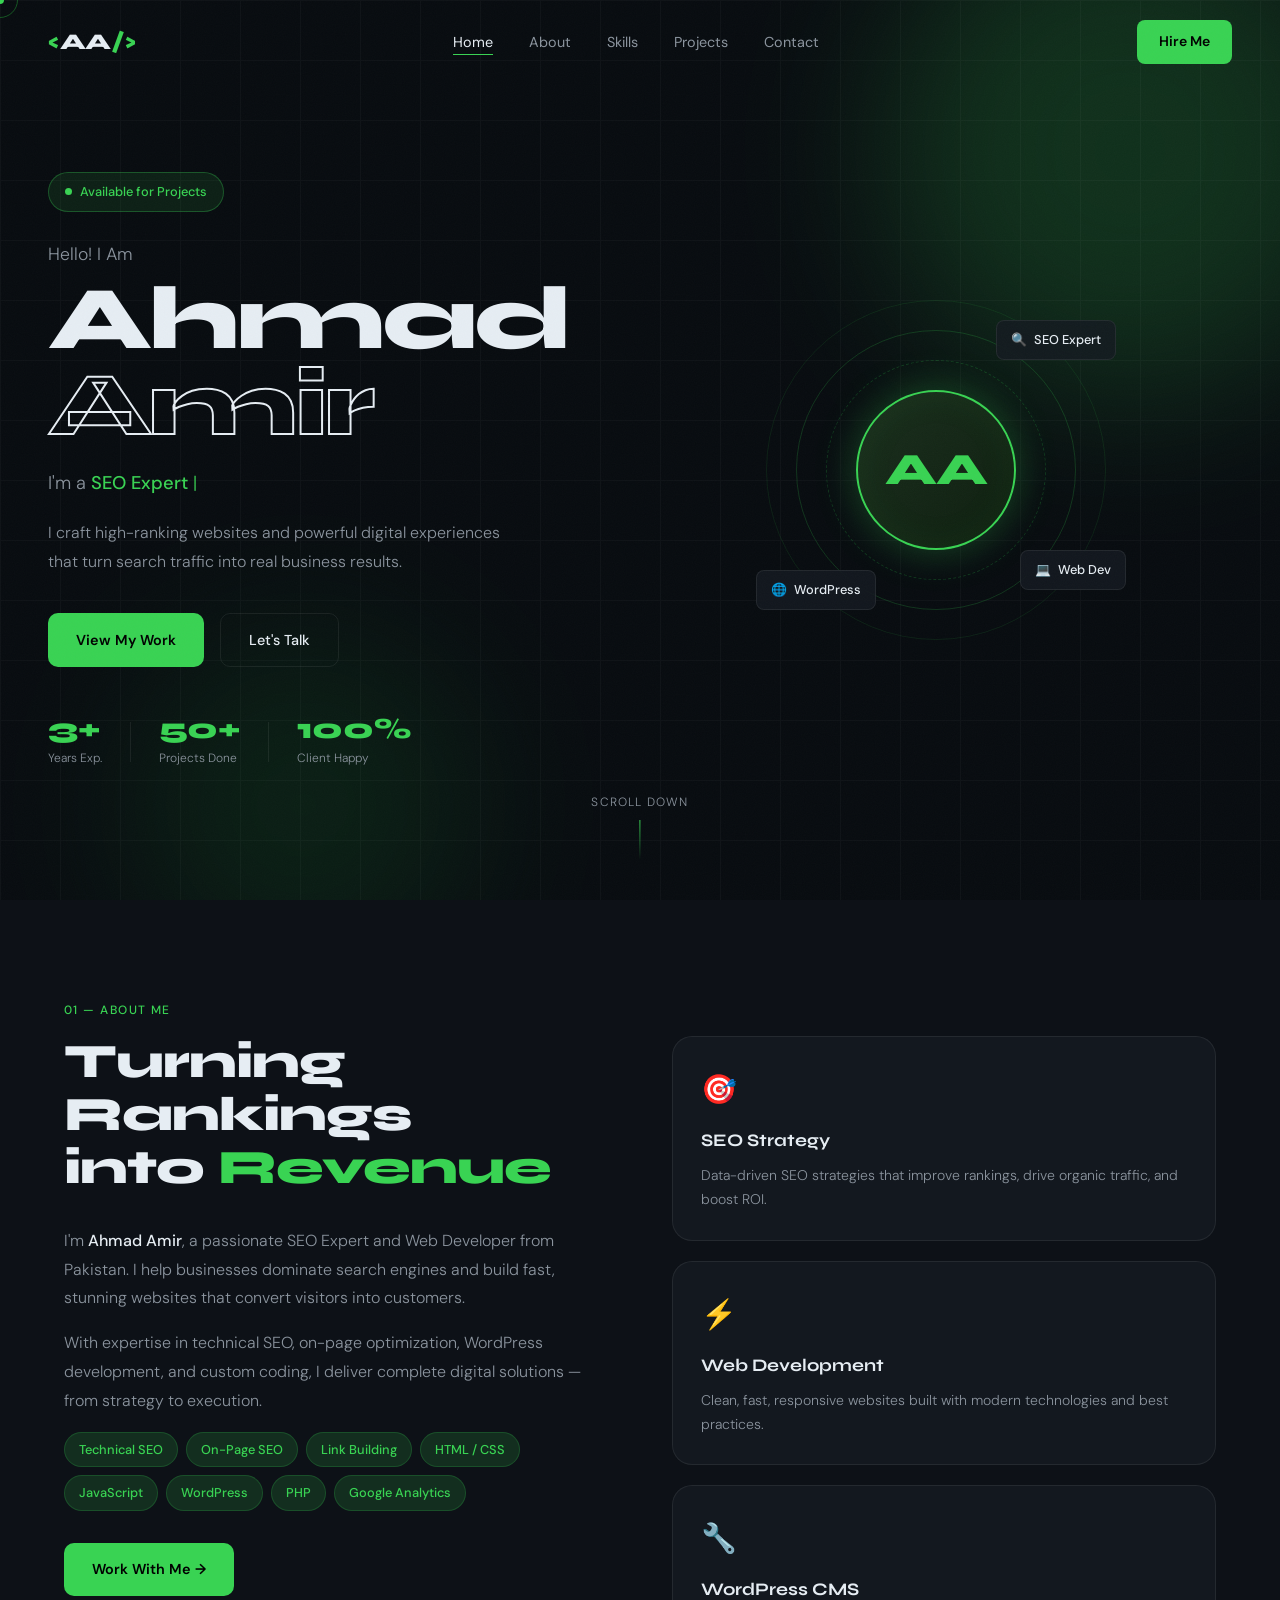
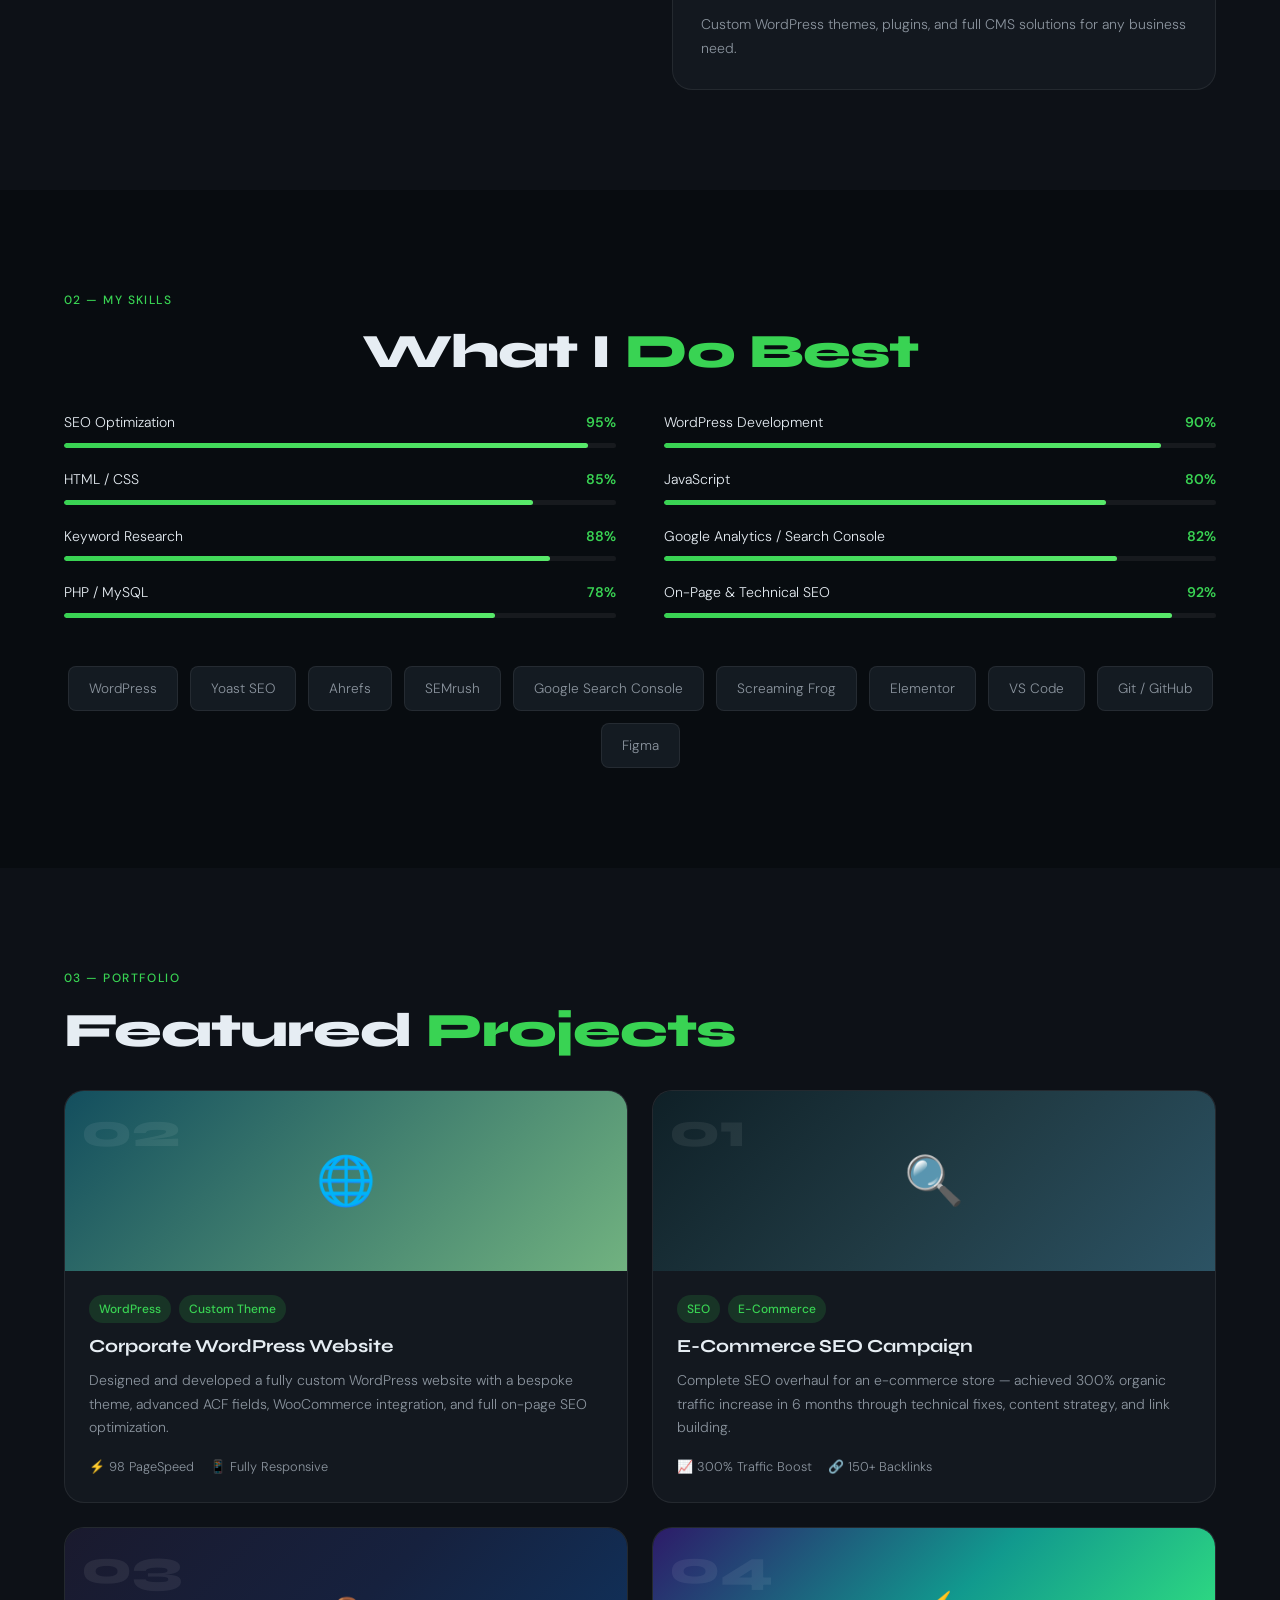
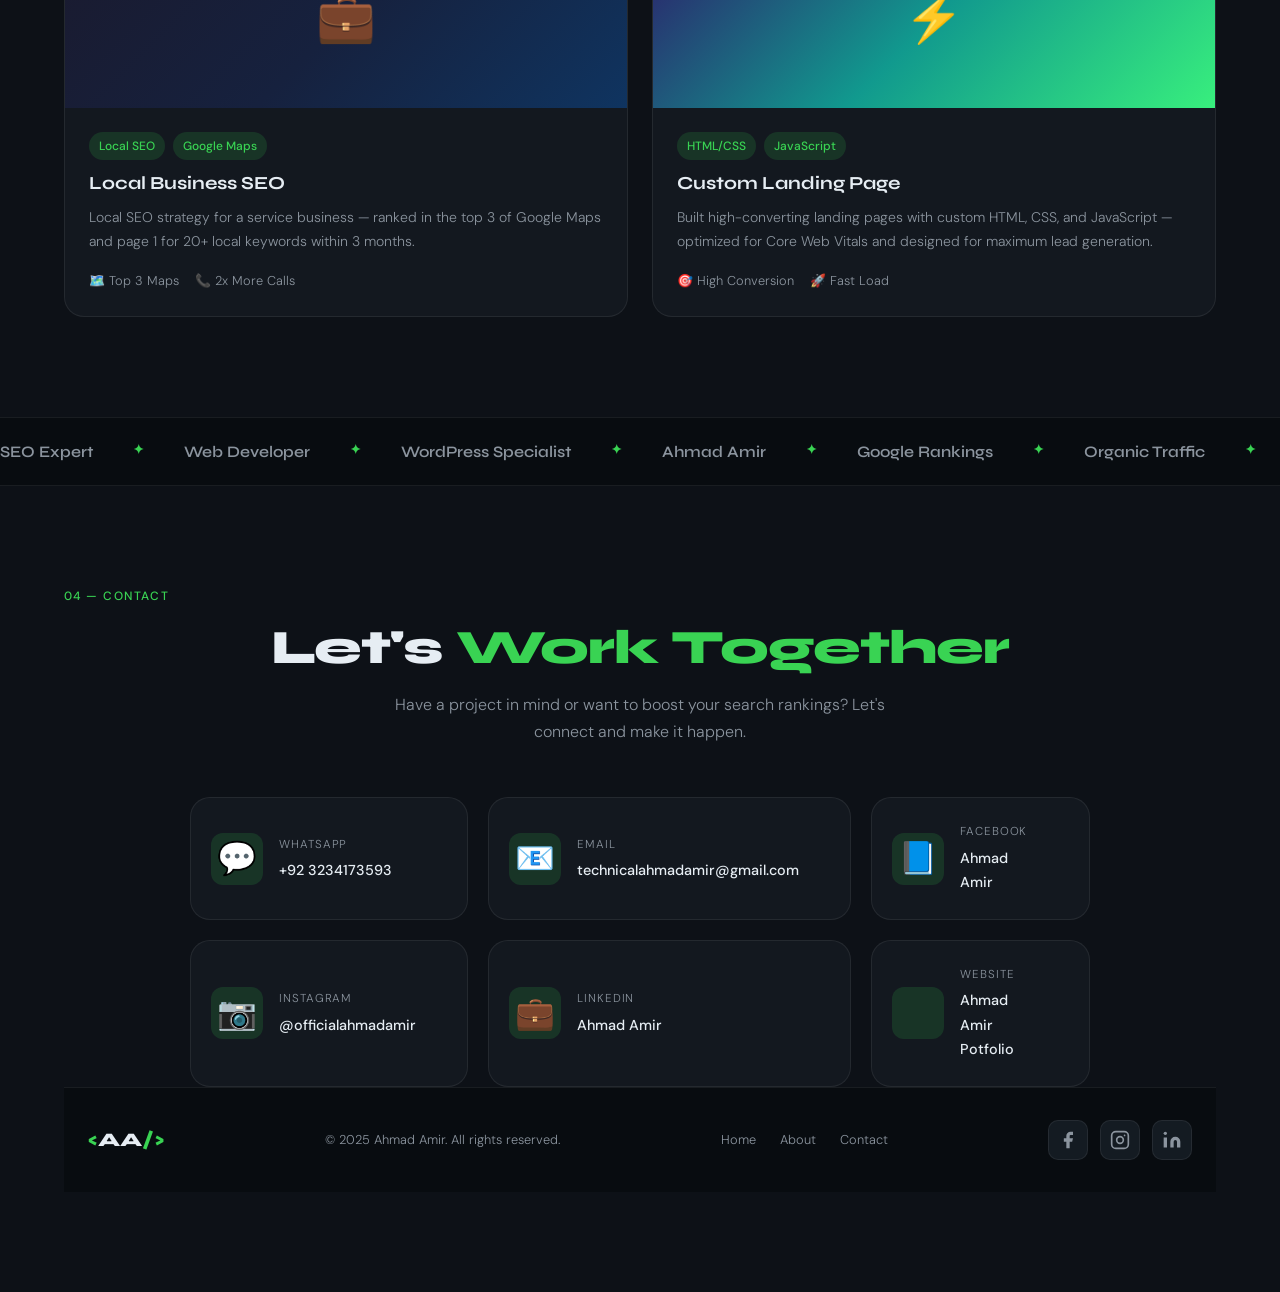
<file: index.html>
<!DOCTYPE html>
<html lang="en">
<head>
  <meta charset="UTF-8" />
  <meta name="viewport" content="width=device-width, initial-scale=1.0" />
  <meta name="google-site-verification" content="4zOR5eOGZPY0EVjtL1LwrVbXpO7d_28Ovo8s8eDPxlA" />
  <title>Ahmad Amir – SEO Expert & Web Developer</title> 
  <meta name="description" content="Ahmad Amir is a professional SEO Expert, Web Developer, and WordPress specialist helping businesses grow online with powerful digital strategies." />
  <meta name="keywords" content="Ahmad Amir, SEO Expert, Web Developer, WordPress, Digital Marketing, Pakistan" />
  <meta name="author" content="Ahmad Amir" />
  <meta name="robots" content="index, follow" />
<meta name="googlebot" content="index, follow" />
  <link rel="canonical" href="https://technicalahmadamir-maker.github.io/" />
  <!-- Favicons -->
<link rel="icon" type="image/x-icon" href="favicon.ico" />
<link rel="icon" type="image/svg+xml" href="favicon.svg" />
<link rel="icon" type="image/png" sizes="32x32" href="favicon-32x32.png" />
<link rel="icon" type="image/png" sizes="16x16" href="favicon-16x16.png" />
<link rel="apple-touch-icon" sizes="180x180" href="apple-touch-icon.png" />
<link rel="manifest" href="site.webmanifest" />
<meta name="theme-color" content="#39d353" />
  <meta property="og:title" content="Ahmad Amir – SEO Expert & Web Developer" />
  <meta property="og:description" content="Professional SEO Expert and Web Developer from Pakistan." />
  <meta property="og:type" content="website" />
  <link rel="preconnect" href="https://fonts.googleapis.com" />
  <link rel="preconnect" href="https://fonts.gstatic.com" crossorigin />
  <link href="https://fonts.googleapis.com/css2?family=Syne:wght@400;600;700;800&family=DM+Sans:ital,wght@0,300;0,400;0,500;1,300&display=swap" rel="stylesheet" />
  <link rel="stylesheet" href="./style.css" />
</head>
<body>

  <!-- Cursor -->
  <div class="cursor" id="cursor"></div>
  <div class="cursor-follower" id="cursorFollower"></div>

  <!-- Noise overlay -->
  <div class="noise"></div>

  <!-- NAV -->
  <nav class="nav" id="nav">
    <a href="#home" class="nav-logo">
      <span class="logo-bracket">&lt;</span>AA<span class="logo-bracket">/&gt;</span>
    </a>
    <ul class="nav-links">
      <li><a href="#home" class="nav-link active">Home</a></li>
      <li><a href="#about" class="nav-link">About</a></li>
      <li><a href="#skills" class="nav-link">Skills</a></li>
      <li><a href="#projects" class="nav-link">Projects</a></li>
      <li><a href="#contact" class="nav-link">Contact</a></li>
    </ul>
    <a href="#contact" class="nav-cta">Hire Me</a>
    <button class="menu-toggle" id="menuToggle" aria-label="Toggle menu">
      <span></span><span></span><span></span>
    </button>
  </nav>

  <!-- Mobile Menu -->
  <div class="mobile-menu" id="mobileMenu">
    <ul>
      <li><a href="#home" class="mob-link">Home</a></li>
      <li><a href="#about" class="mob-link">About</a></li>
      <li><a href="#skills" class="mob-link">Skills</a></li>
      <li><a href="#projects" class="mob-link">Projects</a></li>
      <li><a href="#contact" class="mob-link">Contact</a></li>
    </ul>
  </div>

  <!-- HERO -->
  <section class="hero" id="home">
    <div class="hero-bg">
      <div class="orb orb-1"></div>
      <div class="orb orb-2"></div>
      <div class="grid-lines"></div>
    </div>
    <div class="hero-content">
      <div class="hero-badge">
        <span class="badge-dot"></span>
        Available for Projects
      </div>
      <p class="hero-greeting">Hello! I Am</p>
      <h1 class="hero-name">Ahmad<br/><span class="name-outline">Amir</span></h1>
      <div class="hero-role">
        <span>I'm a </span>
        <span class="typed-text" id="typedText"></span>
        <span class="typed-cursor">|</span>
      </div>
      <p class="hero-desc">
        I craft high-ranking websites and powerful digital experiences that
        turn search traffic into real business results.
      </p>
      <div class="hero-actions">
        <a href="#projects" class="btn btn-primary">View My Work</a>
        <a href="#contact" class="btn btn-ghost">Let's Talk</a>
      </div>
      <div class="hero-stats">
        <div class="stat"><span class="stat-num">3+</span><span class="stat-label">Years Exp.</span></div>
        <div class="stat-divider"></div>
        <div class="stat"><span class="stat-num">50+</span><span class="stat-label">Projects Done</span></div>
        <div class="stat-divider"></div>
        <div class="stat"><span class="stat-num">100%</span><span class="stat-label">Client Happy</span></div>
      </div>
    </div>
    <div class="hero-visual">
      <div class="avatar-wrap">
        <div class="avatar-ring ring-1"></div>
        <div class="avatar-ring ring-2"></div>
        <div class="avatar-ring ring-3"></div>
        <div class="avatar-core">
          <div class="avatar-initials">AA</div>
        </div>
        <div class="floating-tag tag-1">
          <span class="tag-icon">🔍</span> SEO Expert
        </div>
        <div class="floating-tag tag-2">
          <span class="tag-icon">💻</span> Web Dev
        </div>
        <div class="floating-tag tag-3">
          <span class="tag-icon">🌐</span> WordPress
        </div>
      </div>
    </div>
    <a href="#about" class="scroll-down">
      <span>Scroll Down</span>
      <div class="scroll-arrow"></div>
    </a>
  </section>

  <!-- ABOUT -->
  <section class="about" id="about">
    <div class="container">
      <div class="section-label">01 — About Me</div>
      <div class="about-grid">
        <div class="about-left">
          <h2 class="section-title">Turning Rankings<br/>into <span class="highlight">Revenue</span></h2>
          <p class="about-text">
            I'm <strong>Ahmad Amir</strong>, a passionate SEO Expert and Web Developer from Pakistan.
            I help businesses dominate search engines and build fast, stunning websites
            that convert visitors into customers.
          </p>
          <p class="about-text">
            With expertise in technical SEO, on-page optimization, WordPress development, 
            and custom coding, I deliver complete digital solutions — from strategy to execution.
          </p>
          <div class="about-chips">
            <span class="chip">Technical SEO</span>
            <span class="chip">On-Page SEO</span>
            <span class="chip">Link Building</span>
            <span class="chip">HTML / CSS</span>
            <span class="chip">JavaScript</span>
            <span class="chip">WordPress</span>
            <span class="chip">PHP</span>
            <span class="chip">Google Analytics</span>
          </div>
          <a href="#contact" class="btn btn-primary">Work With Me →</a>
        </div>
        <div class="about-right">
          <div class="about-card">
            <div class="card-icon">🎯</div>
            <h3>SEO Strategy</h3>
            <p>Data-driven SEO strategies that improve rankings, drive organic traffic, and boost ROI.</p>
          </div>
          <div class="about-card">
            <div class="card-icon">⚡</div>
            <h3>Web Development</h3>
            <p>Clean, fast, responsive websites built with modern technologies and best practices.</p>
          </div>
          <div class="about-card">
            <div class="card-icon">🔧</div>
            <h3>WordPress CMS</h3>
            <p>Custom WordPress themes, plugins, and full CMS solutions for any business need.</p>
          </div>
        </div>
      </div>
    </div>
  </section>

  <!-- SKILLS -->
  <section class="skills" id="skills">
    <div class="container">
      <div class="section-label">02 — My Skills</div>
      <h2 class="section-title center">What I <span class="highlight">Do Best</span></h2>
      <div class="skills-grid">
        <div class="skill-item" data-skill="SEO Optimization" data-pct="95">
          <div class="skill-info">
            <span>SEO Optimization</span><span class="skill-pct">95%</span>
          </div>
          <div class="skill-bar"><div class="skill-fill" data-width="95"></div></div>
        </div>
        <div class="skill-item" data-pct="90">
          <div class="skill-info">
            <span>WordPress Development</span><span class="skill-pct">90%</span>
          </div>
          <div class="skill-bar"><div class="skill-fill" data-width="90"></div></div>
        </div>
        <div class="skill-item" data-pct="85">
          <div class="skill-info">
            <span>HTML / CSS</span><span class="skill-pct">85%</span>
          </div>
          <div class="skill-bar"><div class="skill-fill" data-width="85"></div></div>
        </div>
        <div class="skill-item" data-pct="80">
          <div class="skill-info">
            <span>JavaScript</span><span class="skill-pct">80%</span>
          </div>
          <div class="skill-bar"><div class="skill-fill" data-width="80"></div></div>
        </div>
        <div class="skill-item" data-pct="88">
          <div class="skill-info">
            <span>Keyword Research</span><span class="skill-pct">88%</span>
          </div>
          <div class="skill-bar"><div class="skill-fill" data-width="88"></div></div>
        </div>
        <div class="skill-item" data-pct="82">
          <div class="skill-info">
            <span>Google Analytics / Search Console</span><span class="skill-pct">82%</span>
          </div>
          <div class="skill-bar"><div class="skill-fill" data-width="82"></div></div>
        </div>
        <div class="skill-item" data-pct="78">
          <div class="skill-info">
            <span>PHP / MySQL</span><span class="skill-pct">78%</span>
          </div>
          <div class="skill-bar"><div class="skill-fill" data-width="78"></div></div>
        </div>
        <div class="skill-item" data-pct="92">
          <div class="skill-info">
            <span>On-Page & Technical SEO</span><span class="skill-pct">92%</span>
          </div>
          <div class="skill-bar"><div class="skill-fill" data-width="92"></div></div>
        </div>
      </div>

      <!-- Tool Icons -->
      <div class="tools-row">
        <div class="tool-badge">WordPress</div>
        <div class="tool-badge">Yoast SEO</div>
        <div class="tool-badge">Ahrefs</div>
        <div class="tool-badge">SEMrush</div>
        <div class="tool-badge">Google Search Console</div>
        <div class="tool-badge">Screaming Frog</div>
        <div class="tool-badge">Elementor</div>
        <div class="tool-badge">VS Code</div>
        <div class="tool-badge">Git / GitHub</div>
        <div class="tool-badge">Figma</div>
      </div>
    </div>
  </section>

  <!-- PROJECTS -->
  <section class="projects" id="projects">
    <div class="container">
      <div class="section-label">03 — Portfolio</div>
      <h2 class="section-title">Featured <span class="highlight">Projects</span></h2>
      <div class="projects-grid">

        <div class="project-card">
          <div class="project-thumb" style="background: linear-gradient(135deg, #0f2027, #203a43, #2c5364);">
            <div class="project-num">01</div>
            <div class="project-icon-big">🔍</div>
          </div>
          <div class="project-body">
            <div class="project-tags"><span>SEO</span><span>E-Commerce</span></div>
            <h3>E-Commerce SEO Campaign</h3>
            <p>Complete SEO overhaul for an e-commerce store — achieved 300% organic traffic increase in 6 months through technical fixes, content strategy, and link building.</p>
            <div class="project-meta">
              <span>📈 300% Traffic Boost</span>
              <span>🔗 150+ Backlinks</span>
            </div>
          </div>
        </div>

        <div class="project-card featured">
          <div class="project-thumb" style="background: linear-gradient(135deg, #134e5e, #71b280);">
            <div class="project-num">02</div>
            <div class="project-icon-big">🌐</div>
          </div>
          <div class="project-body">
            <div class="project-tags"><span>WordPress</span><span>Custom Theme</span></div>
            <h3>Corporate WordPress Website</h3>
            <p>Designed and developed a fully custom WordPress website with a bespoke theme, advanced ACF fields, WooCommerce integration, and full on-page SEO optimization.</p>
            <div class="project-meta">
              <span>⚡ 98 PageSpeed</span>
              <span>📱 Fully Responsive</span>
            </div>
          </div>
        </div>

        <div class="project-card">
          <div class="project-thumb" style="background: linear-gradient(135deg, #1a1a2e, #16213e, #0f3460);">
            <div class="project-num">03</div>
            <div class="project-icon-big">💼</div>
          </div>
          <div class="project-body">
            <div class="project-tags"><span>Local SEO</span><span>Google Maps</span></div>
            <h3>Local Business SEO</h3>
            <p>Local SEO strategy for a service business — ranked in the top 3 of Google Maps and page 1 for 20+ local keywords within 3 months.</p>
            <div class="project-meta">
              <span>🗺️ Top 3 Maps</span>
              <span>📞 2x More Calls</span>
            </div>
          </div>
        </div>

        <div class="project-card">
          <div class="project-thumb" style="background: linear-gradient(135deg, #2d1b69, #11998e, #38ef7d);">
            <div class="project-num">04</div>
            <div class="project-icon-big">⚡</div>
          </div>
          <div class="project-body">
            <div class="project-tags"><span>HTML/CSS</span><span>JavaScript</span></div>
            <h3>Custom Landing Page</h3>
            <p>Built high-converting landing pages with custom HTML, CSS, and JavaScript — optimized for Core Web Vitals and designed for maximum lead generation.</p>
            <div class="project-meta">
              <span>🎯 High Conversion</span>
              <span>🚀 Fast Load</span>
            </div>
          </div>
        </div>

      </div>
    </div>
  </section>

  <!-- MARQUEE BANNER -->
  <div class="marquee-wrap">
    <div class="marquee-track">
      <span>SEO Expert</span><span class="sep">✦</span>
      <span>Web Developer</span><span class="sep">✦</span>
      <span>WordPress Specialist</span><span class="sep">✦</span>
      <span>Ahmad Amir</span><span class="sep">✦</span>
      <span>Google Rankings</span><span class="sep">✦</span>
      <span>Organic Traffic</span><span class="sep">✦</span>
      <span>SEO Expert</span><span class="sep">✦</span>
      <span>Web Developer</span><span class="sep">✦</span>
      <span>WordPress Specialist</span><span class="sep">✦</span>
      <span>Ahmad Amir</span><span class="sep">✦</span>
      <span>Google Rankings</span><span class="sep">✦</span>
      <span>Organic Traffic</span><span class="sep">✦</span>
    </div>
  </div>

  <!-- CONTACT -->
  <section class="contact" id="contact">
    <div class="container">
      <div class="section-label">04 — Contact</div>
      <h2 class="section-title center">Let's <span class="highlight">Work Together</span></h2>
      <p class="contact-sub">Have a project in mind or want to boost your search rankings? Let's connect and make it happen.</p>
      <div class="new-contact-grid">

  <a href="https://wa.me/923234173593" target="_blank" class="contact-card whatsapp">
    <div class="cc-icon">💬</div>
    <div class="cc-info">
      <span class="cc-label">WhatsApp</span>
      <span class="cc-value">+92 3234173593</span>
    </div>
    <div class="cc-arrow">→</div>
  </a>

  <a href="mailto:technicalahmadamir@gmail.com" class="contact-card email">
    <div class="cc-icon">📧</div>
    <div class="cc-info">
      <span class="cc-label">Email</span>
      <span class="cc-value">technicalahmadamir@gmail.com</span>
    </div>
    <div class="cc-arrow">→</div>
  </a>

  <a href="https://www.facebook.com/profile.php?id=61576772686306" target="_blank" class="contact-card facebook">
    <div class="cc-icon">📘</div>
    <div class="cc-info">
      <span class="cc-label">Facebook</span>
      <span class="cc-value">Ahmad Amir</span>
    </div>
    <div class="cc-arrow">→</div>
  </a>

  <a href="https://www.instagram.com/officialahmadamir/" target="_blank" class="contact-card instagram">
    <div class="cc-icon">📷</div>
    <div class="cc-info">
      <span class="cc-label">Instagram</span>
      <span class="cc-value">@officialahmadamir</span>
    </div>
    <div class="cc-arrow">→</div>
  </a>

  <a href="https://www.linkedin.com/in/ahmad-amir-98060a404/" target="_blank" class="contact-card linkedin">
    <div class="cc-icon">💼</div>
    <div class="cc-info">
      <span class="cc-label">LinkedIn</span>
      <span class="cc-value">Ahmad Amir</span>
    </div>
    <div class="cc-arrow">→</div>
  </a>
         <a href="https://technicalahmadamir-maker.github.io/" target="_blank" class="contact-card facebook">
    <div class="cc-icon"></></div>
    <div class="cc-info">
      <span class="cc-label">Website</span>
      <span class="cc-value">Ahmad Amir Potfolio</span>
    </div>
    <div class="cc-arrow">→</div>
  </a>

</div>

  <!-- FOOTER -->
  <footer class="footer">
    <div class="container">
      <div class="footer-inner">
        <div class="footer-logo">
          <span class="logo-bracket">&lt;</span>AA<span class="logo-bracket">/&gt;</span>
        </div>
        <p class="footer-copy">© 2025 Ahmad Amir. All rights reserved.</p>
        <div class="footer-links">
          <a href="#home">Home</a>
          <a href="https://technicalahmadamir-maker.github.io/about.html">About</a>
          <a href="https://technicalahmadamir-maker.github.io/contact.html">Contact</a>
        </div>
        <div class="footer-social">
  <a href="https://www.facebook.com/profile.php?id=61576772686306" target="_blank" class="social-icon" title="Facebook">
    <svg width="20" height="20" viewBox="0 0 24 24" fill="currentColor"><path d="M18 2h-3a5 5 0 0 0-5 5v3H7v4h3v8h4v-8h3l1-4h-4V7a1 1 0 0 1 1-1h3z"/></svg>
  </a>
  <a href="https://www.instagram.com/officialahmadamir/" target="_blank" class="social-icon" title="Instagram">
    <svg width="20" height="20" viewBox="0 0 24 24" fill="none" stroke="currentColor" stroke-width="2"><rect x="2" y="2" width="20" height="20" rx="5"/><circle cx="12" cy="12" r="4"/><circle cx="17.5" cy="6.5" r="1" fill="currentColor" stroke="none"/></svg>
  </a>
  <a href="https://www.linkedin.com/in/ahmad-amir-98060a404/" target="_blank" class="social-icon" title="LinkedIn">
    <svg width="20" height="20" viewBox="0 0 24 24" fill="currentColor"><path d="M16 8a6 6 0 0 1 6 6v7h-4v-7a2 2 0 0 0-2-2 2 2 0 0 0-2 2v7h-4v-7a6 6 0 0 1 6-6z"/><rect x="2" y="9" width="4" height="12"/><circle cx="4" cy="4" r="2"/></svg>
  </a>
</div>
      </div>
    </div>
  </footer>

  <script src="./script.js"></script>
</body>
</html>
</file>
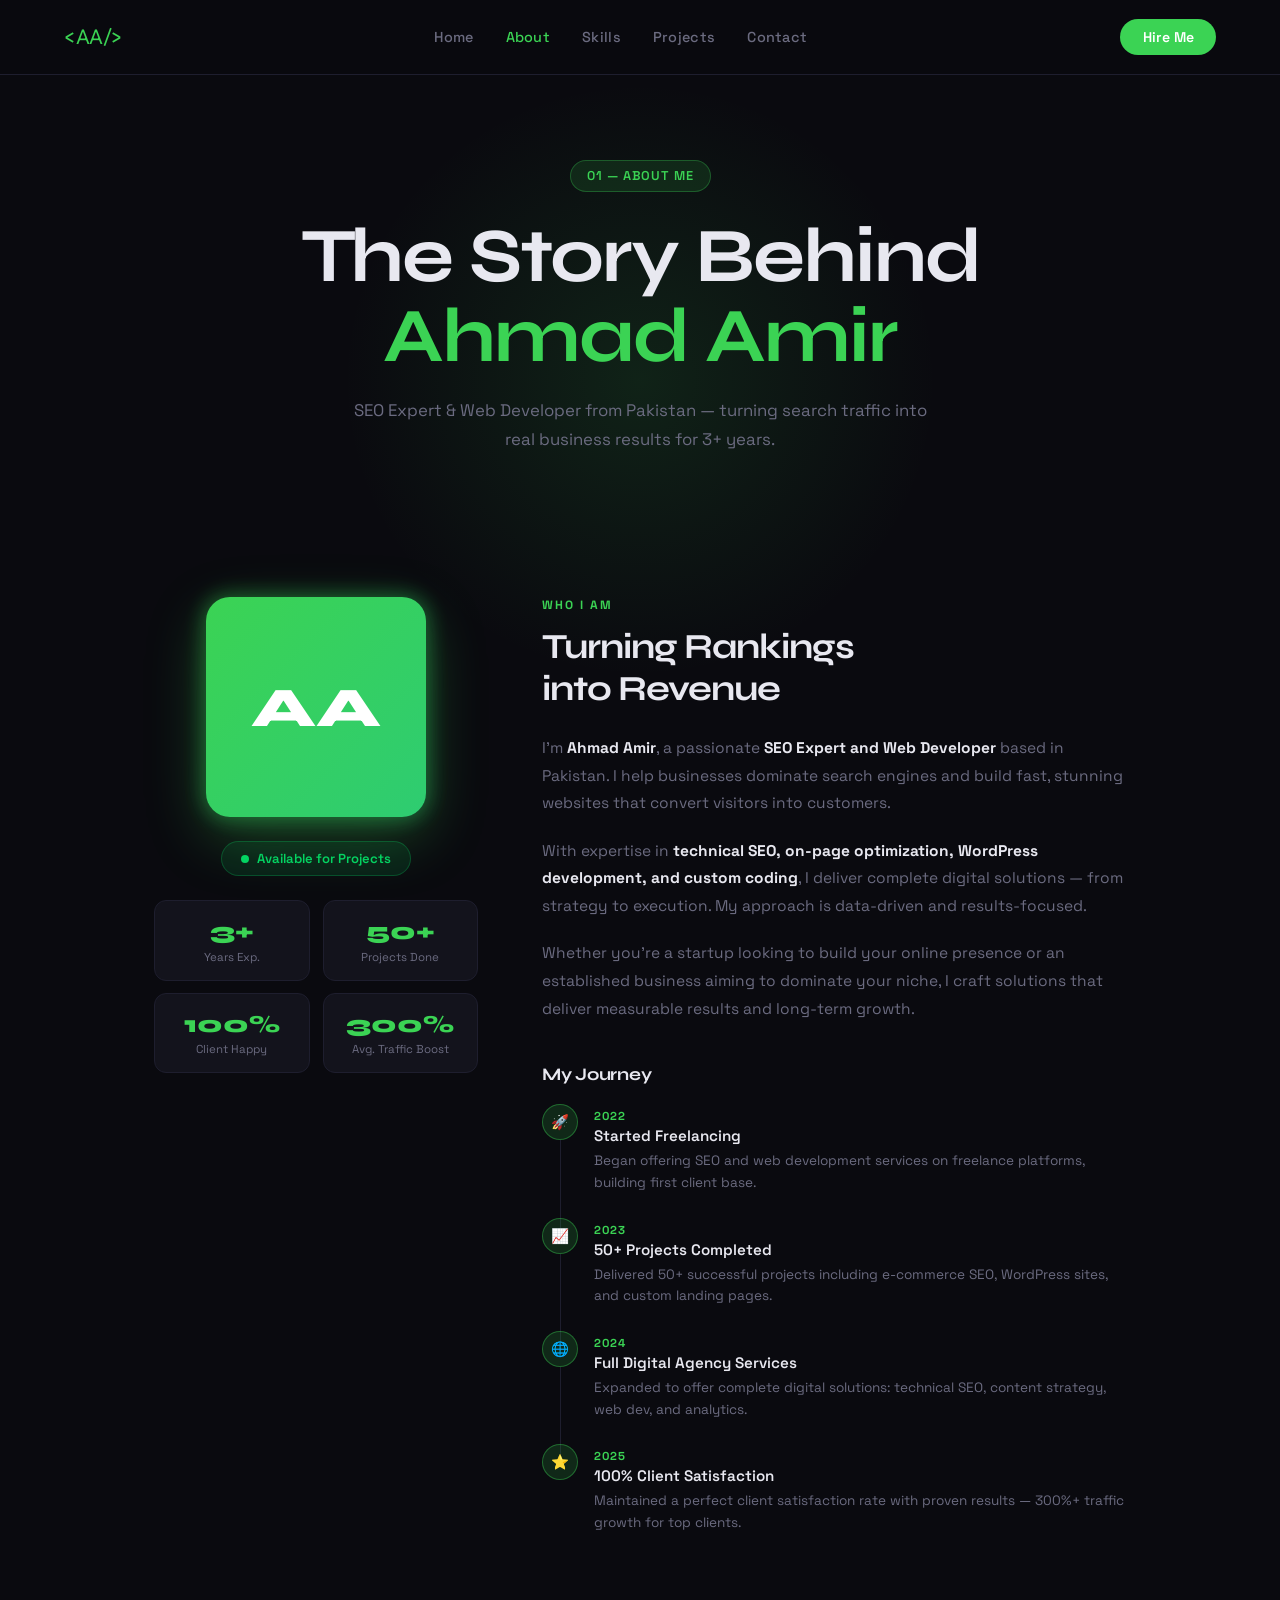
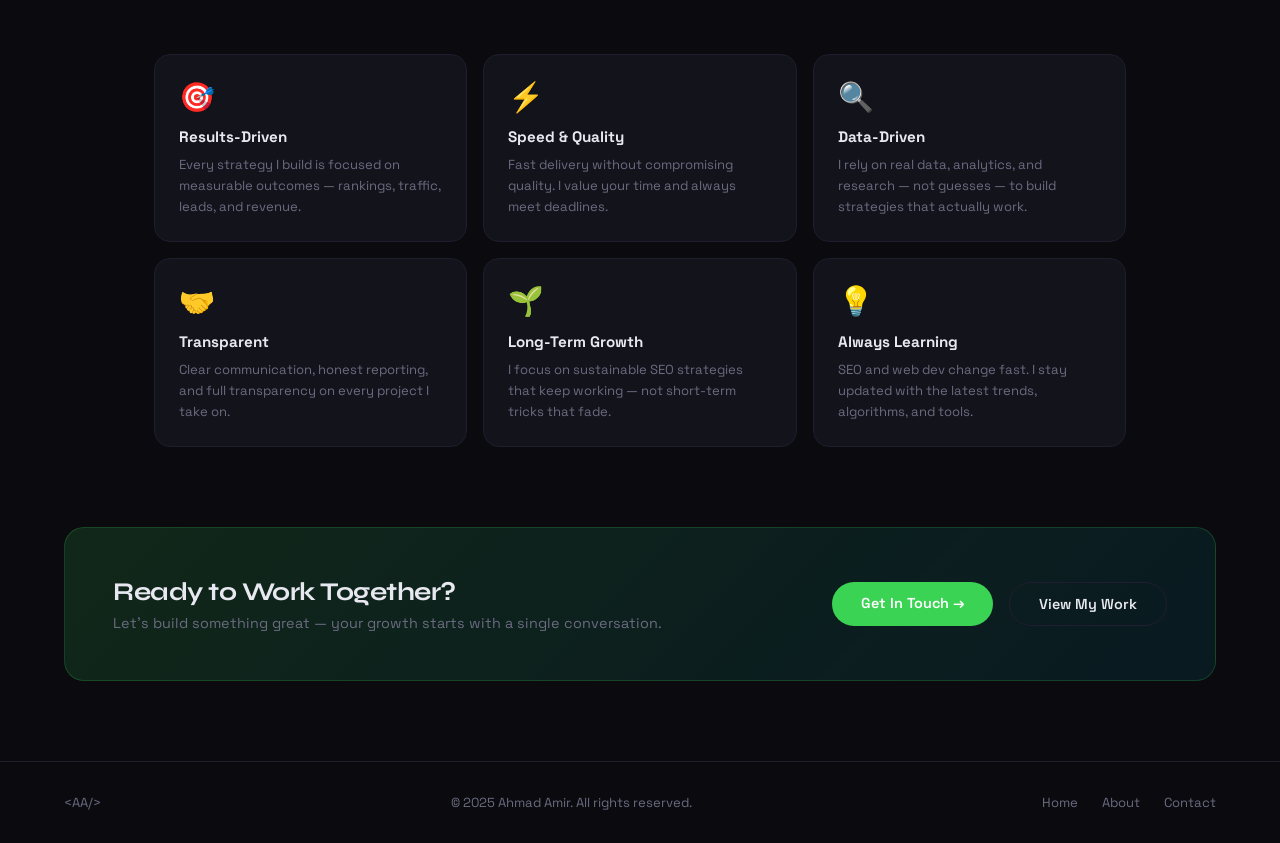
<file: about.html>
<!DOCTYPE html>
<html lang="en">
<head>
  <meta charset="UTF-8" />
  <meta name="viewport" content="width=device-width, initial-scale=1.0"/>
  <title>About – Ahmad Amir | SEO Expert & Web Developer</title>
  <link rel="preconnect" href="https://fonts.googleapis.com"/>
  <link href="https://fonts.googleapis.com/css2?family=Space+Grotesk:wght@300;400;500;600;700&family=Syne:wght@700;800&display=swap" rel="stylesheet"/>
  <style>
    :root {
      --bg: #0a0a0f;
      --surface: #111118;
      --border: #1e1e2e;
      --accent: #3bd354;
      --accent2: #2ecc71;
      --text: #e8e8f0;
      --muted: #6b6b80;
      --card: #13131c;
    }

    * { margin: 0; padding: 0; box-sizing: border-box; }

    body {
      background: var(--bg);
      color: var(--text);
      font-family: 'Space Grotesk', sans-serif;
      min-height: 100vh;
      overflow-x: hidden;
    }

    /* ── NAV ── */
    nav {
      position: fixed; top: 0; left: 0; right: 0; z-index: 100;
      display: flex; align-items: center; justify-content: space-between;
      padding: 1.2rem 5%;
      background: rgba(10,10,15,0.85);
      backdrop-filter: blur(12px);
      border-bottom: 1px solid var(--border);
    }

    .logo {
      font-family: 'Syne', sans-serif;
      font-size: 1.4rem;
      color: var(--accent);
      text-decoration: none;
      letter-spacing: -0.5px;
    }

    .nav-links { display: flex; gap: 2rem; list-style: none; }
    .nav-links a {
      color: var(--muted);
      text-decoration: none;
      font-size: 0.9rem;
      font-weight: 500;
      transition: color 0.3s;
      letter-spacing: 0.3px;
    }
    .nav-links a:hover, .nav-links a.active { color: var(--text); }
    .nav-links a.active { color: var(--accent); }

    .hire-btn {
      background: var(--accent);
      color: #fff;
      padding: 0.55rem 1.4rem;
      border-radius: 50px;
      text-decoration: none;
      font-size: 0.88rem;
      font-weight: 600;
      transition: opacity 0.3s;
    }
    .hire-btn:hover { opacity: 0.85; }

    /* ── HERO ── */
    .hero {
      padding: 10rem 5% 5rem;
      display: flex;
      flex-direction: column;
      align-items: center;
      text-align: center;
      position: relative;
    }

    .hero::before {
      content: '';
      position: absolute;
      top: 80px; left: 50%; transform: translateX(-50%);
      width: 600px; height: 600px;
      background: radial-gradient(circle, rgba(59,211,84,0.12) 0%, transparent 70%);
      pointer-events: none;
    }

    .badge {
      display: inline-flex; align-items: center; gap: 0.5rem;
      background: rgba(59,211,84,0.12);
      border: 1px solid rgba(59,211,84,0.3);
      color: var(--accent);
      padding: 0.4rem 1rem;
      border-radius: 50px;
      font-size: 0.8rem;
      font-weight: 600;
      letter-spacing: 1px;
      text-transform: uppercase;
      margin-bottom: 1.5rem;
      animation: fadeUp 0.6s ease both;
    }

    h1 {
      font-family: 'Syne', sans-serif;
      font-size: clamp(2.8rem, 6vw, 5rem);
      line-height: 1.05;
      letter-spacing: -2px;
      animation: fadeUp 0.6s ease 0.1s both;
    }

    h1 span { color: var(--accent); }

    .hero-sub {
      max-width: 600px;
      color: var(--muted);
      margin-top: 1.2rem;
      font-size: 1.05rem;
      line-height: 1.7;
      animation: fadeUp 0.6s ease 0.2s both;
    }

    /* ── AVATAR SECTION ── */
    .about-grid {
      display: grid;
      grid-template-columns: 1fr 1.8fr;
      gap: 4rem;
      padding: 4rem 5%;
      max-width: 1100px;
      margin: 0 auto;
      align-items: start;
    }

    .avatar-wrap {
      display: flex;
      flex-direction: column;
      align-items: center;
      gap: 1.5rem;
      animation: fadeUp 0.7s ease 0.3s both;
    }

    .avatar {
      width: 220px; height: 220px;
      border-radius: 24px;
      background: linear-gradient(135deg, var(--accent), var(--accent2));
      display: flex; align-items: center; justify-content: center;
      font-family: 'Syne', sans-serif;
      font-size: 3.5rem;
      color: #fff;
      font-weight: 800;
      box-shadow: 0 20px 60px rgba(59,211,84,0.3);
      position: relative;
    }

    .avatar::after {
      content: '';
      position: absolute; inset: -3px;
      border-radius: 26px;
      background: linear-gradient(135deg, var(--accent), var(--accent2));
      z-index: -1;
      opacity: 0.4;
      filter: blur(10px);
    }

    .available-pill {
      display: flex; align-items: center; gap: 0.5rem;
      background: rgba(0,212,100,0.1);
      border: 1px solid rgba(0,212,100,0.25);
      color: #00d464;
      padding: 0.5rem 1.2rem;
      border-radius: 50px;
      font-size: 0.82rem;
      font-weight: 600;
    }

    .dot {
      width: 8px; height: 8px;
      background: #00d464;
      border-radius: 50%;
      animation: pulse 1.5s infinite;
    }

    @keyframes pulse {
      0%, 100% { opacity: 1; transform: scale(1); }
      50% { opacity: 0.5; transform: scale(1.3); }
    }

    .stats-mini {
      display: grid; grid-template-columns: 1fr 1fr;
      gap: 0.8rem; width: 100%;
    }

    .stat-box {
      background: var(--card);
      border: 1px solid var(--border);
      border-radius: 12px;
      padding: 1rem;
      text-align: center;
    }

    .stat-box .num {
      font-family: 'Syne', sans-serif;
      font-size: 1.5rem;
      font-weight: 800;
      color: var(--accent);
    }

    .stat-box .lbl { font-size: 0.72rem; color: var(--muted); margin-top: 0.2rem; }

    /* ── CONTENT ── */
    .about-content { animation: fadeUp 0.7s ease 0.4s both; }

    .section-label {
      font-size: 0.75rem;
      font-weight: 700;
      letter-spacing: 2px;
      text-transform: uppercase;
      color: var(--accent);
      margin-bottom: 0.8rem;
    }

    .about-content h2 {
      font-family: 'Syne', sans-serif;
      font-size: 2.2rem;
      letter-spacing: -1px;
      line-height: 1.2;
      margin-bottom: 1.5rem;
    }

    .about-content p {
      color: var(--muted);
      line-height: 1.8;
      margin-bottom: 1.2rem;
      font-size: 0.97rem;
    }

    .about-content p strong { color: var(--text); }

    /* Timeline */
    .timeline { margin-top: 2.5rem; }
    .timeline h3 {
      font-family: 'Syne', sans-serif;
      font-size: 1.1rem;
      margin-bottom: 1.2rem;
      letter-spacing: -0.3px;
    }

    .tl-item {
      display: flex; gap: 1rem;
      margin-bottom: 1.5rem;
      position: relative;
    }

    .tl-item::before {
      content: '';
      position: absolute;
      left: 18px; top: 36px;
      width: 1px; height: calc(100% + 0.5rem);
      background: var(--border);
    }
    .tl-item:last-child::before { display: none; }

    .tl-dot {
      width: 36px; height: 36px; min-width: 36px;
      border-radius: 50%;
      background: rgba(59,211,84,0.15);
      border: 1px solid rgba(59,211,84,0.4);
      display: flex; align-items: center; justify-content: center;
      font-size: 0.9rem;
    }

    .tl-body { padding-top: 0.3rem; }
    .tl-body .yr { font-size: 0.72rem; color: var(--accent); font-weight: 700; letter-spacing: 1px; }
    .tl-body .title { font-weight: 600; margin: 0.2rem 0 0.3rem; font-size: 0.95rem; }
    .tl-body .desc { color: var(--muted); font-size: 0.85rem; line-height: 1.6; }

    /* Values */
    .values {
      display: grid;
      grid-template-columns: repeat(3, 1fr);
      gap: 1rem;
      padding: 2rem 5% 5rem;
      max-width: 1100px;
      margin: 0 auto;
    }

    .val-card {
      background: var(--card);
      border: 1px solid var(--border);
      border-radius: 16px;
      padding: 1.5rem;
      transition: border-color 0.3s, transform 0.3s;
      animation: fadeUp 0.6s ease both;
    }

    .val-card:hover {
      border-color: rgba(59,211,84,0.4);
      transform: translateY(-4px);
    }

    .val-icon { font-size: 1.8rem; margin-bottom: 0.8rem; }
    .val-card h4 { font-weight: 700; margin-bottom: 0.5rem; font-size: 0.95rem; }
    .val-card p { color: var(--muted); font-size: 0.82rem; line-height: 1.6; }

    /* CTA */
    .cta-bar {
      background: linear-gradient(135deg, rgba(59,211,84,0.15), rgba(0,212,255,0.08));
      border: 1px solid rgba(59,211,84,0.2);
      border-radius: 20px;
      margin: 0 5% 5rem;
      padding: 3rem;
      display: flex;
      align-items: center;
      justify-content: space-between;
      gap: 2rem;
      flex-wrap: wrap;
    }

    .cta-bar h3 {
      font-family: 'Syne', sans-serif;
      font-size: 1.6rem;
      letter-spacing: -0.5px;
    }

    .cta-bar p { color: var(--muted); margin-top: 0.4rem; font-size: 0.9rem; }

    .cta-btns { display: flex; gap: 1rem; flex-wrap: wrap; }

    .btn-primary {
      background: var(--accent);
      color: #fff;
      padding: 0.75rem 1.8rem;
      border-radius: 50px;
      text-decoration: none;
      font-weight: 600;
      font-size: 0.9rem;
      transition: opacity 0.3s;
    }
    .btn-primary:hover { opacity: 0.85; }

    .btn-ghost {
      background: transparent;
      color: var(--text);
      padding: 0.75rem 1.8rem;
      border-radius: 50px;
      text-decoration: none;
      font-weight: 600;
      font-size: 0.9rem;
      border: 1px solid var(--border);
      transition: border-color 0.3s;
    }
    .btn-ghost:hover { border-color: var(--accent); }

    /* FOOTER */
    footer {
      border-top: 1px solid var(--border);
      padding: 2rem 5%;
      display: flex;
      justify-content: space-between;
      align-items: center;
      color: var(--muted);
      font-size: 0.82rem;
      flex-wrap: wrap;
      gap: 1rem;
    }

    footer a { color: var(--muted); text-decoration: none; }
    footer a:hover { color: var(--text); }

    @keyframes fadeUp {
      from { opacity: 0; transform: translateY(24px); }
      to   { opacity: 1; transform: translateY(0); }
    }

    @media (max-width: 768px) {
      .about-grid { grid-template-columns: 1fr; gap: 2rem; }
      .values { grid-template-columns: 1fr 1fr; }
      .cta-bar { flex-direction: column; text-align: center; }
      .cta-btns { justify-content: center; }
      .nav-links { display: none; }
      .stats-mini { grid-template-columns: repeat(2, 1fr); }
    }

    @media (max-width: 480px) {
      .values { grid-template-columns: 1fr; }
    }
  </style>
</head>
<body>

  <!-- NAV -->
  <nav>
    <a href="index.html" class="logo">&lt;AA/&gt;</a>
    <ul class="nav-links">
      <li><a href="index.html">Home</a></li>
      <li><a href="about.html" class="active">About</a></li>
      <li><a href="index.html#skills">Skills</a></li>
      <li><a href="index.html#projects">Projects</a></li>
      <li><a href="contact.html">Contact</a></li>
    </ul>
    <a href="contact.html" class="hire-btn">Hire Me</a>
  </nav>

  <!-- HERO -->
  <section class="hero">
    <div class="badge">01 — About Me</div>
    <h1>The Story Behind<br/><span>Ahmad Amir</span></h1>
    <p class="hero-sub">
      SEO Expert & Web Developer from Pakistan — turning search traffic into real business results for 3+ years.
    </p>
  </section>

  <!-- ABOUT GRID -->
  <div class="about-grid">

    <!-- LEFT: Avatar -->
    <div class="avatar-wrap">
      <div class="avatar">AA</div>
      <div class="available-pill"><div class="dot"></div> Available for Projects</div>
      <div class="stats-mini">
        <div class="stat-box"><div class="num">3+</div><div class="lbl">Years Exp.</div></div>
        <div class="stat-box"><div class="num">50+</div><div class="lbl">Projects Done</div></div>
        <div class="stat-box"><div class="num">100%</div><div class="lbl">Client Happy</div></div>
        <div class="stat-box"><div class="num">300%</div><div class="lbl">Avg. Traffic Boost</div></div>
      </div>
    </div>

    <!-- RIGHT: Content -->
    <div class="about-content">
      <div class="section-label">Who I Am</div>
      <h2>Turning Rankings<br/>into Revenue</h2>

      <p>
        I'm <strong>Ahmad Amir</strong>, a passionate <strong>SEO Expert and Web Developer</strong> based in Pakistan.
        I help businesses dominate search engines and build fast, stunning websites that convert visitors into customers.
      </p>
      <p>
        With expertise in <strong>technical SEO, on-page optimization, WordPress development, and custom coding</strong>,
        I deliver complete digital solutions — from strategy to execution. My approach is data-driven and results-focused.
      </p>
      <p>
        Whether you're a startup looking to build your online presence or an established business aiming to dominate
        your niche, I craft solutions that deliver measurable results and long-term growth.
      </p>

      <!-- Timeline -->
      <div class="timeline">
        <h3>My Journey</h3>

        <div class="tl-item">
          <div class="tl-dot">🚀</div>
          <div class="tl-body">
            <div class="yr">2022</div>
            <div class="title">Started Freelancing</div>
            <div class="desc">Began offering SEO and web development services on freelance platforms, building first client base.</div>
          </div>
        </div>

        <div class="tl-item">
          <div class="tl-dot">📈</div>
          <div class="tl-body">
            <div class="yr">2023</div>
            <div class="title">50+ Projects Completed</div>
            <div class="desc">Delivered 50+ successful projects including e-commerce SEO, WordPress sites, and custom landing pages.</div>
          </div>
        </div>

        <div class="tl-item">
          <div class="tl-dot">🌐</div>
          <div class="tl-body">
            <div class="yr">2024</div>
            <div class="title">Full Digital Agency Services</div>
            <div class="desc">Expanded to offer complete digital solutions: technical SEO, content strategy, web dev, and analytics.</div>
          </div>
        </div>

        <div class="tl-item">
          <div class="tl-dot">⭐</div>
          <div class="tl-body">
            <div class="yr">2025</div>
            <div class="title">100% Client Satisfaction</div>
            <div class="desc">Maintained a perfect client satisfaction rate with proven results — 300%+ traffic growth for top clients.</div>
          </div>
        </div>
      </div>
    </div>
  </div>

  <!-- VALUES -->
  <div class="values">
    <div class="val-card" style="animation-delay:0.1s">
      <div class="val-icon">🎯</div>
      <h4>Results-Driven</h4>
      <p>Every strategy I build is focused on measurable outcomes — rankings, traffic, leads, and revenue.</p>
    </div>
    <div class="val-card" style="animation-delay:0.2s">
      <div class="val-icon">⚡</div>
      <h4>Speed & Quality</h4>
      <p>Fast delivery without compromising quality. I value your time and always meet deadlines.</p>
    </div>
    <div class="val-card" style="animation-delay:0.3s">
      <div class="val-icon">🔍</div>
      <h4>Data-Driven</h4>
      <p>I rely on real data, analytics, and research — not guesses — to build strategies that actually work.</p>
    </div>
    <div class="val-card" style="animation-delay:0.4s">
      <div class="val-icon">🤝</div>
      <h4>Transparent</h4>
      <p>Clear communication, honest reporting, and full transparency on every project I take on.</p>
    </div>
    <div class="val-card" style="animation-delay:0.5s">
      <div class="val-icon">🌱</div>
      <h4>Long-Term Growth</h4>
      <p>I focus on sustainable SEO strategies that keep working — not short-term tricks that fade.</p>
    </div>
    <div class="val-card" style="animation-delay:0.6s">
      <div class="val-icon">💡</div>
      <h4>Always Learning</h4>
      <p>SEO and web dev change fast. I stay updated with the latest trends, algorithms, and tools.</p>
    </div>
  </div>

  <!-- CTA -->
  <div class="cta-bar">
    <div>
      <h3>Ready to Work Together?</h3>
      <p>Let's build something great — your growth starts with a single conversation.</p>
    </div>
    <div class="cta-btns">
      <a href="contact.html" class="btn-primary">Get In Touch →</a>
      <a href="index.html#projects" class="btn-ghost">View My Work</a>
    </div>
  </div>

  <!-- FOOTER -->
  <footer>
    <a href="index.html">&lt;AA/&gt;</a>
    <span>© 2025 Ahmad Amir. All rights reserved.</span>
    <div style="display:flex;gap:1.5rem;">
      <a href="index.html">Home</a>
      <a href="https://technicalahmadamir-maker.github.io/about.html">About</a>
      <a href="https://technicalahmadamir-maker.github.io/contact.html">Contact</a>
    </div>
  </footer>

</body>
</html>
</file>
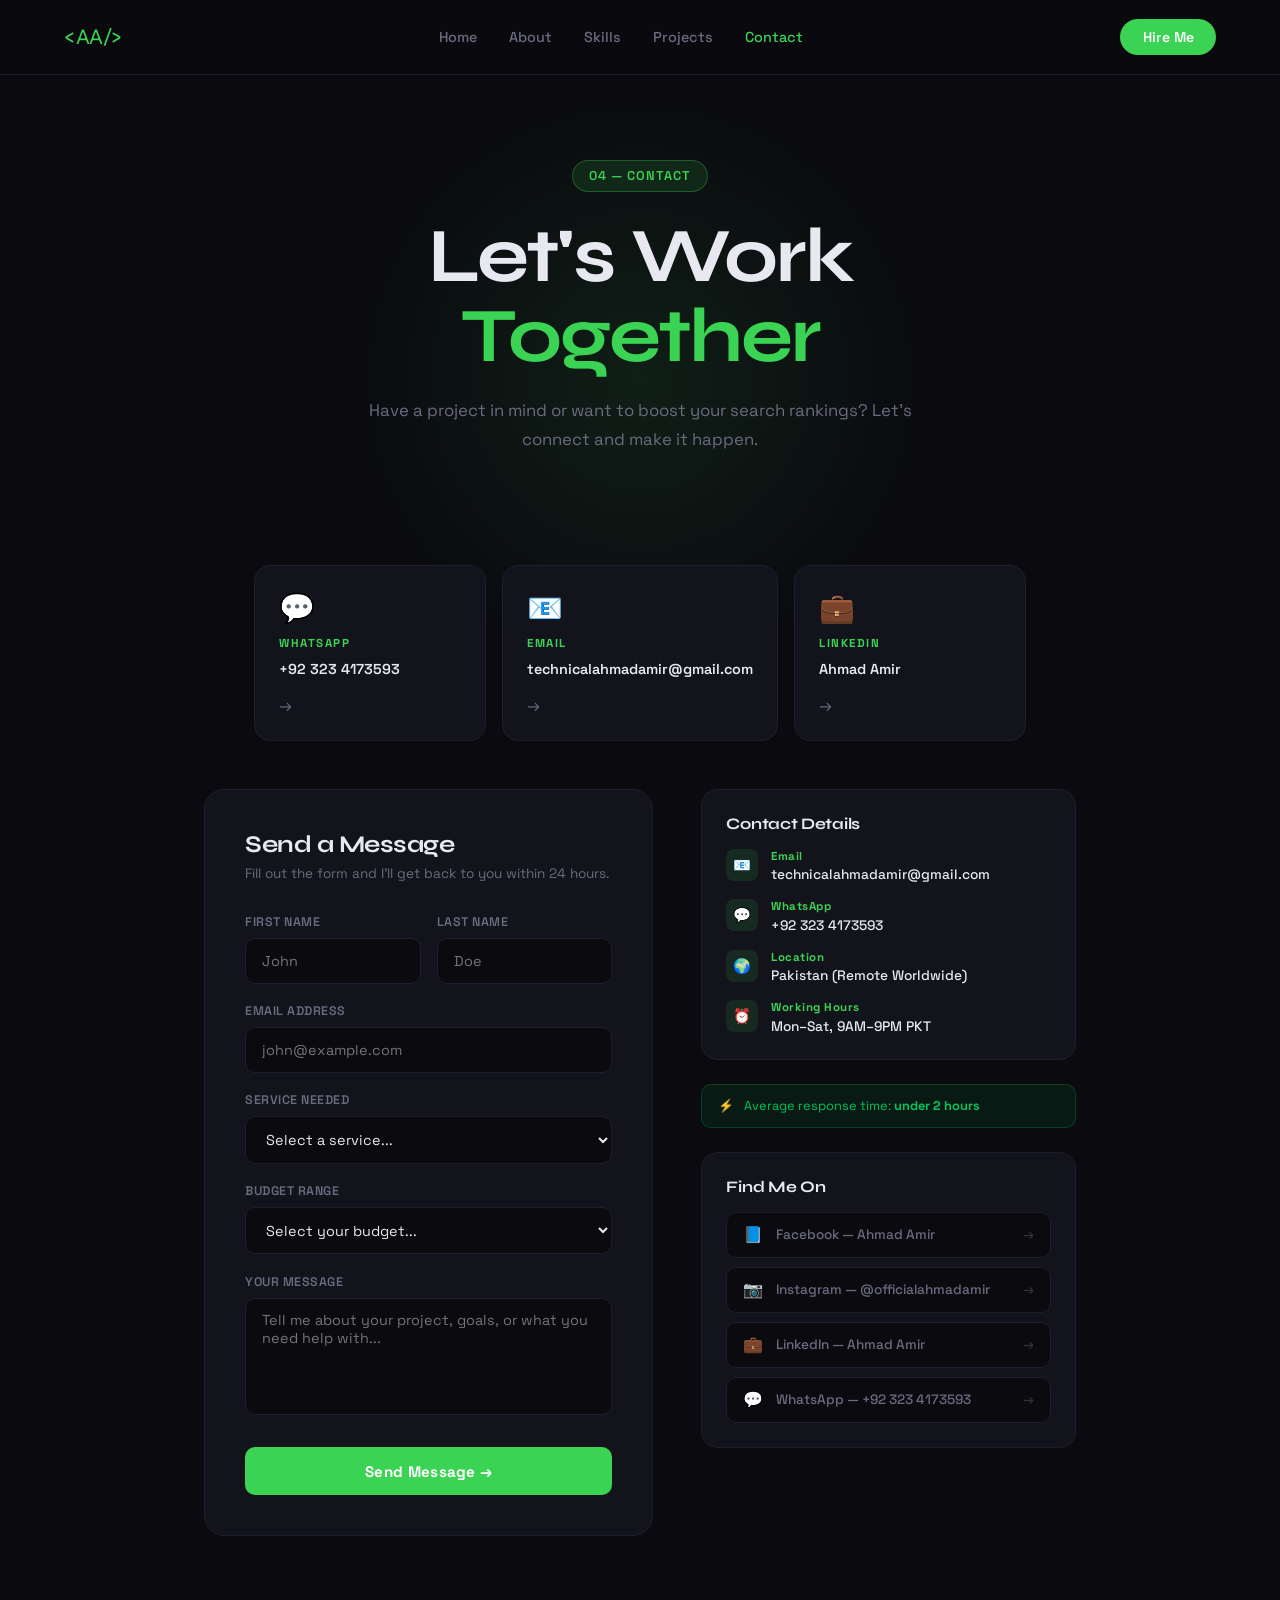
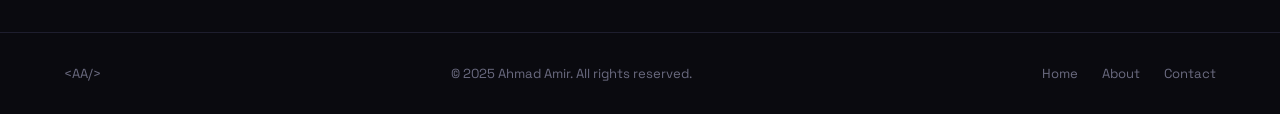
<file: contact.html>
<!DOCTYPE html>
<html lang="en">
<head>
  <meta charset="UTF-8" />
  <meta name="viewport" content="width=device-width, initial-scale=1.0"/>
  <title>Contact – Ahmad Amir | SEO Expert & Web Developer</title>
  <link rel="preconnect" href="https://fonts.googleapis.com"/>
  <link href="https://fonts.googleapis.com/css2?family=Space+Grotesk:wght@300;400;500;600;700&family=Syne:wght@700;800&display=swap" rel="stylesheet"/>
  <style>
    :root {
      --bg: #0a0a0f;
      --surface: #111118;
      --border: #1e1e2e;
      --accent: #3bd354;
      --accent2: #2ecc71;
      --text: #e8e8f0;
      --muted: #6b6b80;
      --card: #13131c;
      --success: #00d464;
    }

    * { margin: 0; padding: 0; box-sizing: border-box; }

    body {
      background: var(--bg);
      color: var(--text);
      font-family: 'Space Grotesk', sans-serif;
      min-height: 100vh;
      overflow-x: hidden;
    }

    /* ── NAV ── */
    nav {
      position: fixed; top: 0; left: 0; right: 0; z-index: 100;
      display: flex; align-items: center; justify-content: space-between;
      padding: 1.2rem 5%;
      background: rgba(10,10,15,0.85);
      backdrop-filter: blur(12px);
      border-bottom: 1px solid var(--border);
    }

    .logo {
      font-family: 'Syne', sans-serif;
      font-size: 1.4rem;
      color: var(--accent);
      text-decoration: none;
      letter-spacing: -0.5px;
    }

    .nav-links { display: flex; gap: 2rem; list-style: none; }
    .nav-links a {
      color: var(--muted);
      text-decoration: none;
      font-size: 0.9rem;
      font-weight: 500;
      transition: color 0.3s;
    }
    .nav-links a:hover { color: var(--text); }
    .nav-links a.active { color: var(--accent); }

    .hire-btn {
      background: var(--accent);
      color: #fff;
      padding: 0.55rem 1.4rem;
      border-radius: 50px;
      text-decoration: none;
      font-size: 0.88rem;
      font-weight: 600;
      transition: opacity 0.3s;
    }
    .hire-btn:hover { opacity: 0.85; }

    /* ── HERO ── */
    .hero {
      padding: 10rem 5% 4rem;
      text-align: center;
      position: relative;
    }

    .hero::before {
      content: '';
      position: absolute;
      top: 80px; left: 50%; transform: translateX(-50%);
      width: 600px; height: 600px;
      background: radial-gradient(circle, rgba(59,211,84,0.1) 0%, transparent 70%);
      pointer-events: none;
    }

    .badge {
      display: inline-flex; align-items: center; gap: 0.5rem;
      background: rgba(59,211,84,0.12);
      border: 1px solid rgba(59,211,84,0.3);
      color: var(--accent);
      padding: 0.4rem 1rem;
      border-radius: 50px;
      font-size: 0.8rem;
      font-weight: 600;
      letter-spacing: 1px;
      text-transform: uppercase;
      margin-bottom: 1.5rem;
      animation: fadeUp 0.6s ease both;
    }

    h1 {
      font-family: 'Syne', sans-serif;
      font-size: clamp(2.8rem, 6vw, 5rem);
      line-height: 1.05;
      letter-spacing: -2px;
      animation: fadeUp 0.6s ease 0.1s both;
    }

    h1 span { color: var(--accent); }

    .hero-sub {
      max-width: 560px;
      margin: 1.2rem auto 0;
      color: var(--muted);
      font-size: 1.05rem;
      line-height: 1.7;
      animation: fadeUp 0.6s ease 0.2s both;
    }

    /* ── CONTACT CHANNELS ── */
    .channels {
      display: grid;
      grid-template-columns: repeat(3, 1fr);
      gap: 1rem;
      max-width: 900px;
      margin: 3rem auto;
      padding: 0 5%;
      animation: fadeUp 0.6s ease 0.3s both;
    }

    .channel {
      background: var(--card);
      border: 1px solid var(--border);
      border-radius: 16px;
      padding: 1.5rem;
      text-decoration: none;
      color: var(--text);
      display: flex;
      flex-direction: column;
      gap: 0.6rem;
      transition: border-color 0.3s, transform 0.3s;
    }

    .channel:hover {
      border-color: rgba(59,211,84,0.5);
      transform: translateY(-4px);
    }

    .ch-icon { font-size: 1.8rem; }
    .ch-label { font-size: 0.72rem; font-weight: 700; letter-spacing: 1.5px; text-transform: uppercase; color: var(--accent); }
    .ch-value { font-weight: 600; font-size: 0.9rem; }
    .ch-arrow { color: var(--muted); font-size: 1rem; margin-top: auto; padding-top: 0.5rem; }
    .channel:hover .ch-arrow { color: var(--accent); }

    /* ── MAIN LAYOUT ── */
    .main {
      display: grid;
      grid-template-columns: 1.2fr 1fr;
      gap: 3rem;
      max-width: 1000px;
      margin: 0 auto;
      padding: 0 5% 6rem;
      animation: fadeUp 0.6s ease 0.4s both;
    }

    /* FORM */
    .form-wrap {
      background: var(--card);
      border: 1px solid var(--border);
      border-radius: 20px;
      padding: 2.5rem;
    }

    .form-wrap h2 {
      font-family: 'Syne', sans-serif;
      font-size: 1.5rem;
      letter-spacing: -0.5px;
      margin-bottom: 0.4rem;
    }

    .form-wrap .sub { color: var(--muted); font-size: 0.85rem; margin-bottom: 2rem; }

    .field { margin-bottom: 1.2rem; }
    .field label {
      display: block;
      font-size: 0.78rem;
      font-weight: 600;
      letter-spacing: 0.5px;
      color: var(--muted);
      margin-bottom: 0.5rem;
      text-transform: uppercase;
    }

    .field input,
    .field select,
    .field textarea {
      width: 100%;
      background: var(--bg);
      border: 1px solid var(--border);
      border-radius: 10px;
      padding: 0.8rem 1rem;
      color: var(--text);
      font-family: 'Space Grotesk', sans-serif;
      font-size: 0.9rem;
      outline: none;
      transition: border-color 0.3s;
      resize: none;
    }

    .field input:focus,
    .field select:focus,
    .field textarea:focus {
      border-color: var(--accent);
    }

    .field select option { background: var(--bg); }

    .field-row { display: grid; grid-template-columns: 1fr 1fr; gap: 1rem; }

    .submit-btn {
      width: 100%;
      background: var(--accent);
      color: #fff;
      border: none;
      border-radius: 10px;
      padding: 0.9rem;
      font-family: 'Space Grotesk', sans-serif;
      font-size: 0.95rem;
      font-weight: 700;
      cursor: pointer;
      transition: opacity 0.3s, transform 0.2s;
      margin-top: 0.5rem;
      letter-spacing: 0.3px;
    }

    .submit-btn:hover { opacity: 0.88; transform: translateY(-1px); }
    .submit-btn:active { transform: translateY(0); }

    /* SUCCESS */
    .success-msg {
      display: none;
      background: rgba(0,212,100,0.1);
      border: 1px solid rgba(0,212,100,0.3);
      border-radius: 10px;
      padding: 1rem;
      color: var(--success);
      font-size: 0.88rem;
      text-align: center;
      margin-top: 1rem;
    }

    /* SIDE INFO */
    .side-info { display: flex; flex-direction: column; gap: 1.5rem; }

    .info-card {
      background: var(--card);
      border: 1px solid var(--border);
      border-radius: 16px;
      padding: 1.5rem;
    }

    .info-card h3 {
      font-family: 'Syne', sans-serif;
      font-size: 1rem;
      margin-bottom: 1rem;
      letter-spacing: -0.3px;
    }

    .info-item {
      display: flex; align-items: flex-start; gap: 0.8rem;
      margin-bottom: 1rem;
      font-size: 0.86rem;
    }
    .info-item:last-child { margin-bottom: 0; }

    .info-item .icon {
      width: 32px; height: 32px; min-width: 32px;
      background: rgba(59,211,84,0.12);
      border-radius: 8px;
      display: flex; align-items: center; justify-content: center;
      font-size: 0.9rem;
    }

    .info-item .lbl { font-size: 0.72rem; color: var(--accent); font-weight: 700; letter-spacing: 0.5px; }
    .info-item .val { color: var(--text); margin-top: 0.15rem; font-weight: 500; }

    /* Social */
    .socials { display: flex; flex-direction: column; gap: 0.6rem; }
    .social-link {
      display: flex; align-items: center; gap: 0.8rem;
      padding: 0.7rem 1rem;
      background: var(--bg);
      border: 1px solid var(--border);
      border-radius: 10px;
      text-decoration: none;
      color: var(--muted);
      font-size: 0.85rem;
      font-weight: 500;
      transition: border-color 0.3s, color 0.3s;
    }
    .social-link:hover { border-color: rgba(59,211,84,0.4); color: var(--text); }
    .social-link .sicon { font-size: 1rem; width: 20px; text-align: center; }
    .social-link .sarrow { margin-left: auto; opacity: 0.4; }

    /* Response time badge */
    .resp-badge {
      display: flex; align-items: center; gap: 0.6rem;
      background: rgba(0,212,100,0.08);
      border: 1px solid rgba(0,212,100,0.2);
      border-radius: 10px;
      padding: 0.8rem 1rem;
      font-size: 0.8rem;
      color: #00c45a;
    }

    /* FOOTER */
    footer {
      border-top: 1px solid var(--border);
      padding: 2rem 5%;
      display: flex;
      justify-content: space-between;
      align-items: center;
      color: var(--muted);
      font-size: 0.82rem;
      flex-wrap: wrap;
      gap: 1rem;
    }

    footer a { color: var(--muted); text-decoration: none; }
    footer a:hover { color: var(--text); }

    @keyframes fadeUp {
      from { opacity: 0; transform: translateY(24px); }
      to   { opacity: 1; transform: translateY(0); }
    }

    @media (max-width: 768px) {
      .channels { grid-template-columns: 1fr 1fr; }
      .main { grid-template-columns: 1fr; }
      .field-row { grid-template-columns: 1fr; }
      .nav-links { display: none; }
    }

    @media (max-width: 480px) {
      .channels { grid-template-columns: 1fr; }
    }
  </style>
</head>
<body>

  <!-- NAV -->
  <nav>
    <a href="index.html" class="logo">&lt;AA/&gt;</a>
    <ul class="nav-links">
      <li><a href="index.html">Home</a></li>
      <li><a href="about.html">About</a></li>
      <li><a href="index.html#skills">Skills</a></li>
      <li><a href="index.html#projects">Projects</a></li>
      <li><a href="contact.html" class="active">Contact</a></li>
    </ul>
    <a href="contact.html" class="hire-btn">Hire Me</a>
  </nav>

  <!-- HERO -->
  <section class="hero">
    <div class="badge">04 — Contact</div>
    <h1>Let's Work<br/><span>Together</span></h1>
    <p class="hero-sub">
      Have a project in mind or want to boost your search rankings? Let's connect and make it happen.
    </p>
  </section>

  <!-- CHANNELS -->
  <div class="channels">
    <a href="https://wa.me/923234173593" target="_blank" class="channel">
      <div class="ch-icon">💬</div>
      <div class="ch-label">WhatsApp</div>
      <div class="ch-value">+92 323 4173593</div>
      <div class="ch-arrow">→</div>
    </a>
    <a href="mailto:technicalahmadamir@gmail.com" class="channel">
      <div class="ch-icon">📧</div>
      <div class="ch-label">Email</div>
      <div class="ch-value">technicalahmadamir@gmail.com</div>
      <div class="ch-arrow">→</div>
    </a>
    <a href="https://www.linkedin.com/in/ahmad-amir-98060a404/" target="_blank" class="channel">
      <div class="ch-icon">💼</div>
      <div class="ch-label">LinkedIn</div>
      <div class="ch-value">Ahmad Amir</div>
      <div class="ch-arrow">→</div>
    </a>
  </div>

  <!-- MAIN -->
  <div class="main">

    <!-- FORM -->
    <div class="form-wrap">
      <h2>Send a Message</h2>
      <p class="sub">Fill out the form and I'll get back to you within 24 hours.</p>

      <div class="field-row">
        <div class="field">
          <label>First Name</label>
          <input type="text" id="fname" placeholder="John" />
        </div>
        <div class="field">
          <label>Last Name</label>
          <input type="text" id="lname" placeholder="Doe" />
        </div>
      </div>

      <div class="field">
        <label>Email Address</label>
        <input type="email" id="email" placeholder="john@example.com" />
      </div>

      <div class="field">
        <label>Service Needed</label>
        <select id="service">
          <option value="">Select a service...</option>
          <option>SEO Optimization</option>
          <option>WordPress Development</option>
          <option>Custom Website</option>
          <option>Local SEO</option>
          <option>Technical SEO Audit</option>
          <option>Link Building</option>
          <option>Other</option>
        </select>
      </div>

      <div class="field">
        <label>Budget Range</label>
        <select id="budget">
          <option value="">Select your budget...</option>
          <option>Under $200</option>
          <option>$200 – $500</option>
          <option>$500 – $1,000</option>
          <option>$1,000 – $2,500</option>
          <option>$2,500+</option>
        </select>
      </div>

      <div class="field">
        <label>Your Message</label>
        <textarea id="message" rows="5" placeholder="Tell me about your project, goals, or what you need help with..."></textarea>
      </div>

      <button class="submit-btn" onclick="handleSubmit()">Send Message →</button>

      <div class="success-msg" id="successMsg">
        ✅ Message sent! I'll get back to you within 24 hours.
      </div>
    </div>

    <!-- SIDE INFO -->
    <div class="side-info">

      <div class="info-card">
        <h3>Contact Details</h3>
        <div class="info-item">
          <div class="icon">📧</div>
          <div>
            <div class="lbl">Email</div>
            <div class="val">technicalahmadamir@gmail.com</div>
          </div>
        </div>
        <div class="info-item">
          <div class="icon">💬</div>
          <div>
            <div class="lbl">WhatsApp</div>
            <div class="val">+92 323 4173593</div>
          </div>
        </div>
        <div class="info-item">
          <div class="icon">🌍</div>
          <div>
            <div class="lbl">Location</div>
            <div class="val">Pakistan (Remote Worldwide)</div>
          </div>
        </div>
        <div class="info-item">
          <div class="icon">⏰</div>
          <div>
            <div class="lbl">Working Hours</div>
            <div class="val">Mon–Sat, 9AM–9PM PKT</div>
          </div>
        </div>
      </div>

      <div class="resp-badge">
        <span>⚡</span>
        <span>Average response time: <strong>under 2 hours</strong></span>
      </div>

      <div class="info-card">
        <h3>Find Me On</h3>
        <div class="socials">
          <a href="https://www.facebook.com/profile.php?id=61576772686306" target="_blank" class="social-link">
            <span class="sicon">📘</span> Facebook — Ahmad Amir
            <span class="sarrow">→</span>
          </a>
          <a href="https://www.instagram.com/officialahmadamir/" target="_blank" class="social-link">
            <span class="sicon">📷</span> Instagram — @officialahmadamir
            <span class="sarrow">→</span>
          </a>
          <a href="https://www.linkedin.com/in/ahmad-amir-98060a404/" target="_blank" class="social-link">
            <span class="sicon">💼</span> LinkedIn — Ahmad Amir
            <span class="sarrow">→</span>
          </a>
          <a href="https://wa.me/923234173593" target="_blank" class="social-link">
            <span class="sicon">💬</span> WhatsApp — +92 323 4173593
            <span class="sarrow">→</span>
          </a>
        </div>
      </div>

    </div>
  </div>

  <!-- FOOTER -->
  <footer>
    <a href="index.html">&lt;AA/&gt;</a>
    <span>© 2025 Ahmad Amir. All rights reserved.</span>
    <div style="display:flex;gap:1.5rem;">
      <a href="https://technicalahmadamir-maker.github.io">Home</a>
      <a href="https://technicalahmadamir-maker.github.io/about.html">About</a>
      <a href="https://technicalahmadamir-maker.github.io/contact.html">Contact</a>
    </div>
  </footer>

  <script>
    function handleSubmit() {
      const name = document.getElementById('fname').value;
      const email = document.getElementById('email').value;
      const message = document.getElementById('message').value;

      if (!name || !email || !message) {
        alert('Please fill in Name, Email, and Message fields.');
        return;
      }

      // Build WhatsApp message
      const lname = document.getElementById('lname').value;
      const service = document.getElementById('service').value;
      const budget = document.getElementById('budget').value;

      const text = `Hello Ahmad! My name is ${name} ${lname}.\n\nService: ${service || 'Not specified'}\nBudget: ${budget || 'Not specified'}\n\nMessage: ${message}\n\nEmail: ${email}`;
      const waUrl = `https://wa.me/923234173593?text=${encodeURIComponent(text)}`;

      window.open(waUrl, '_blank');
      document.getElementById('successMsg').style.display = 'block';
    }
  </script>

</body>
</html>
</file>
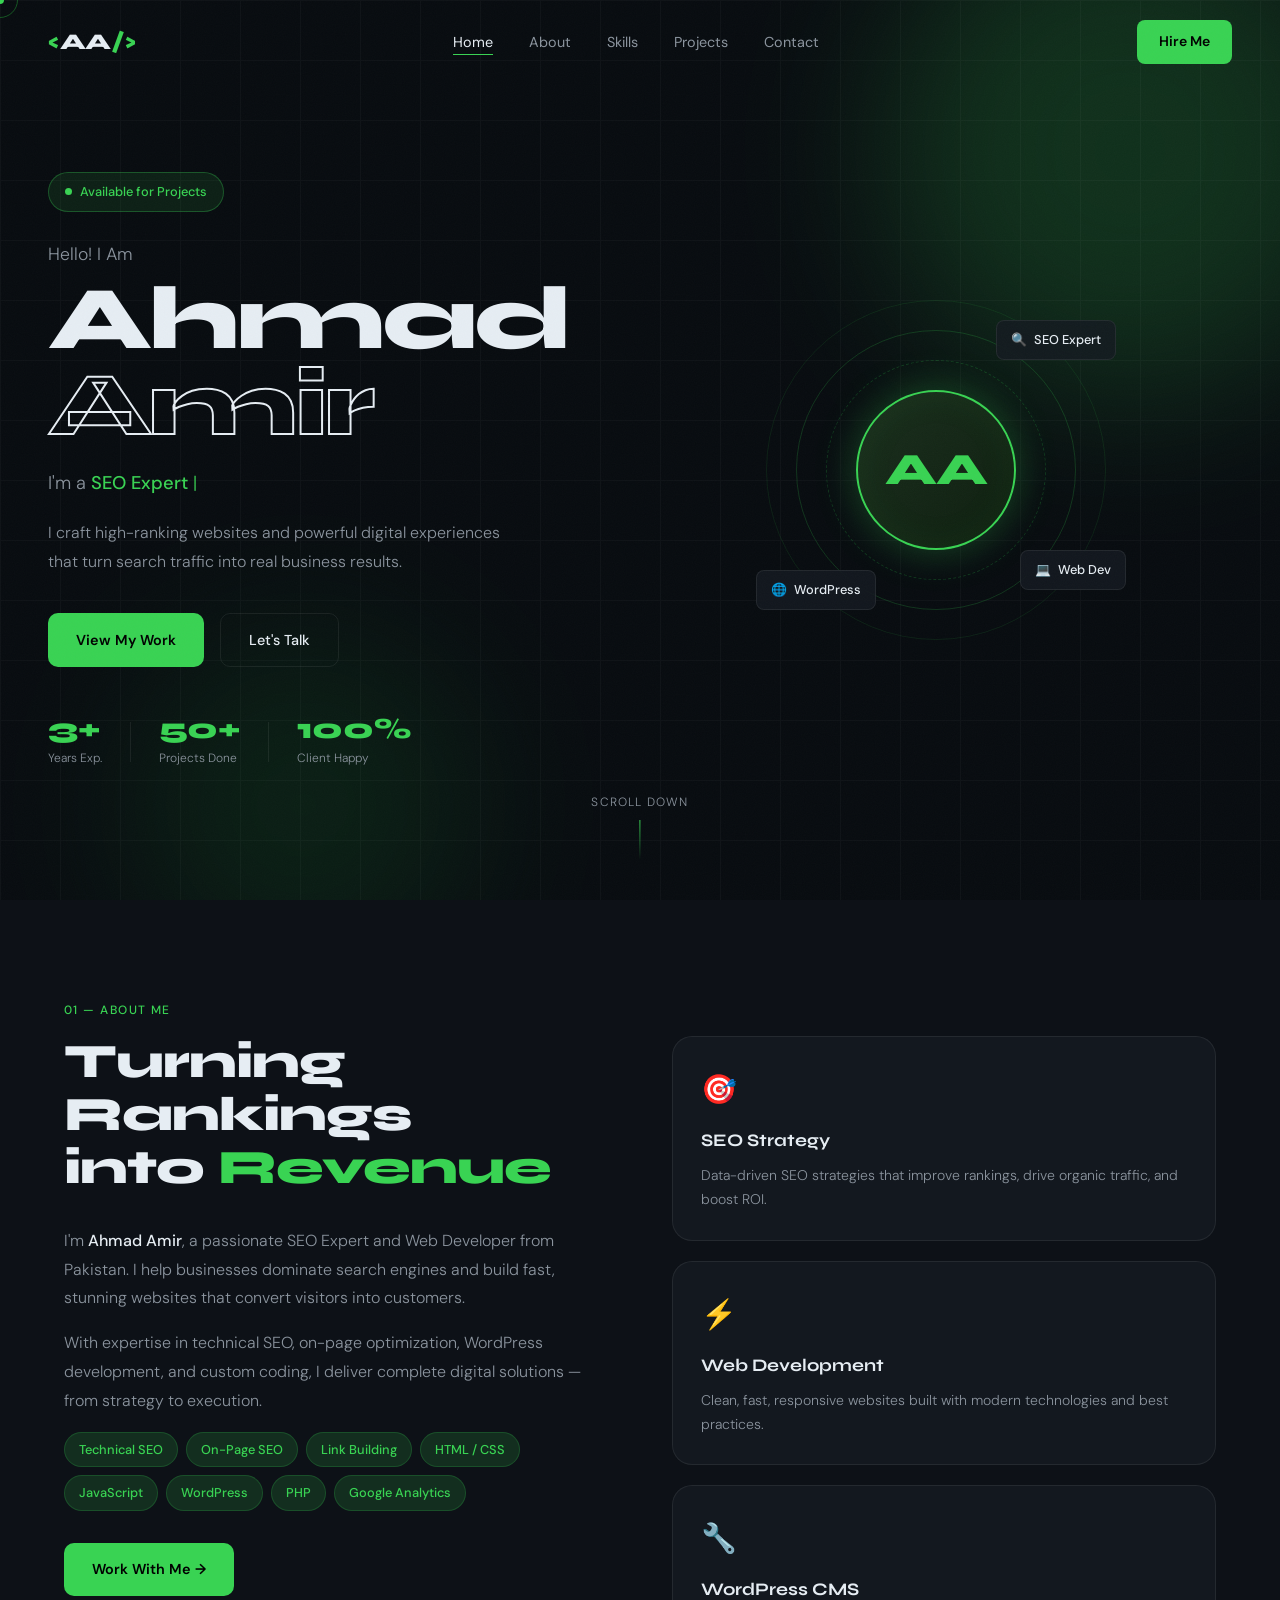
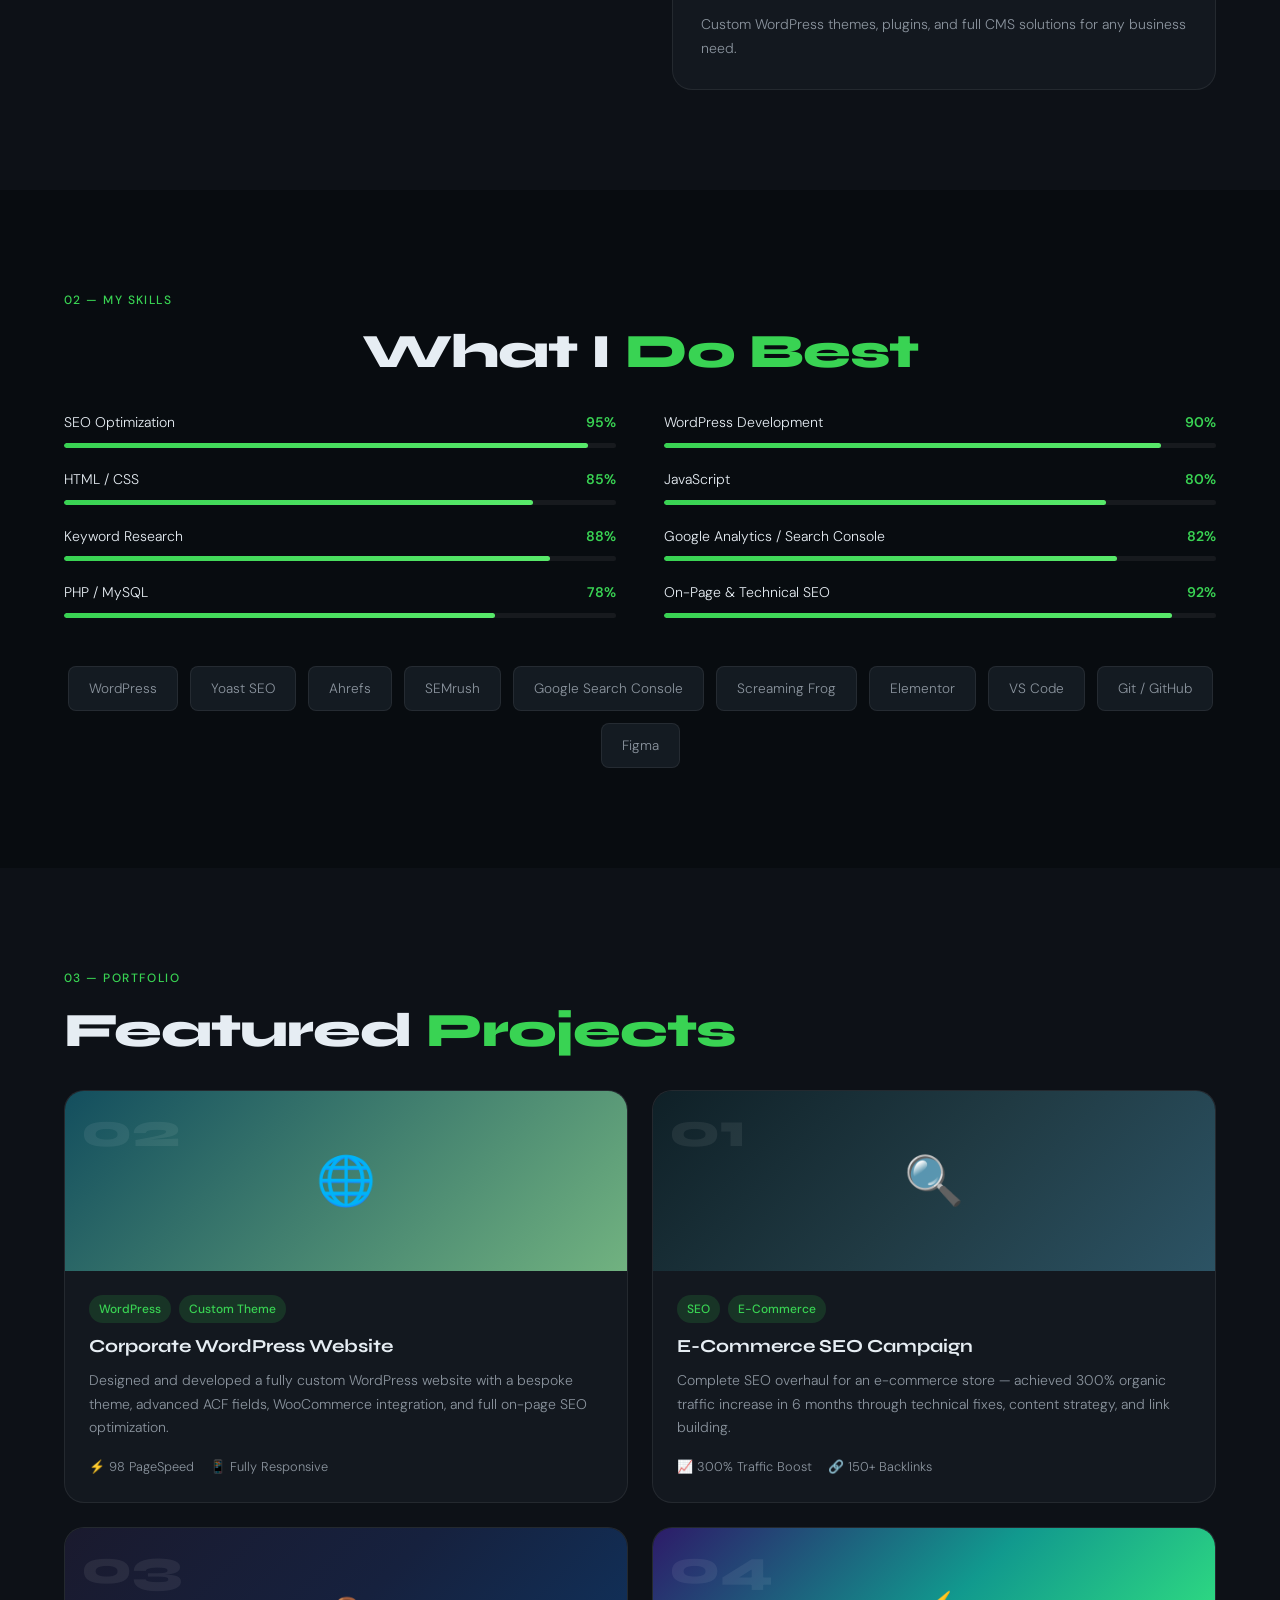
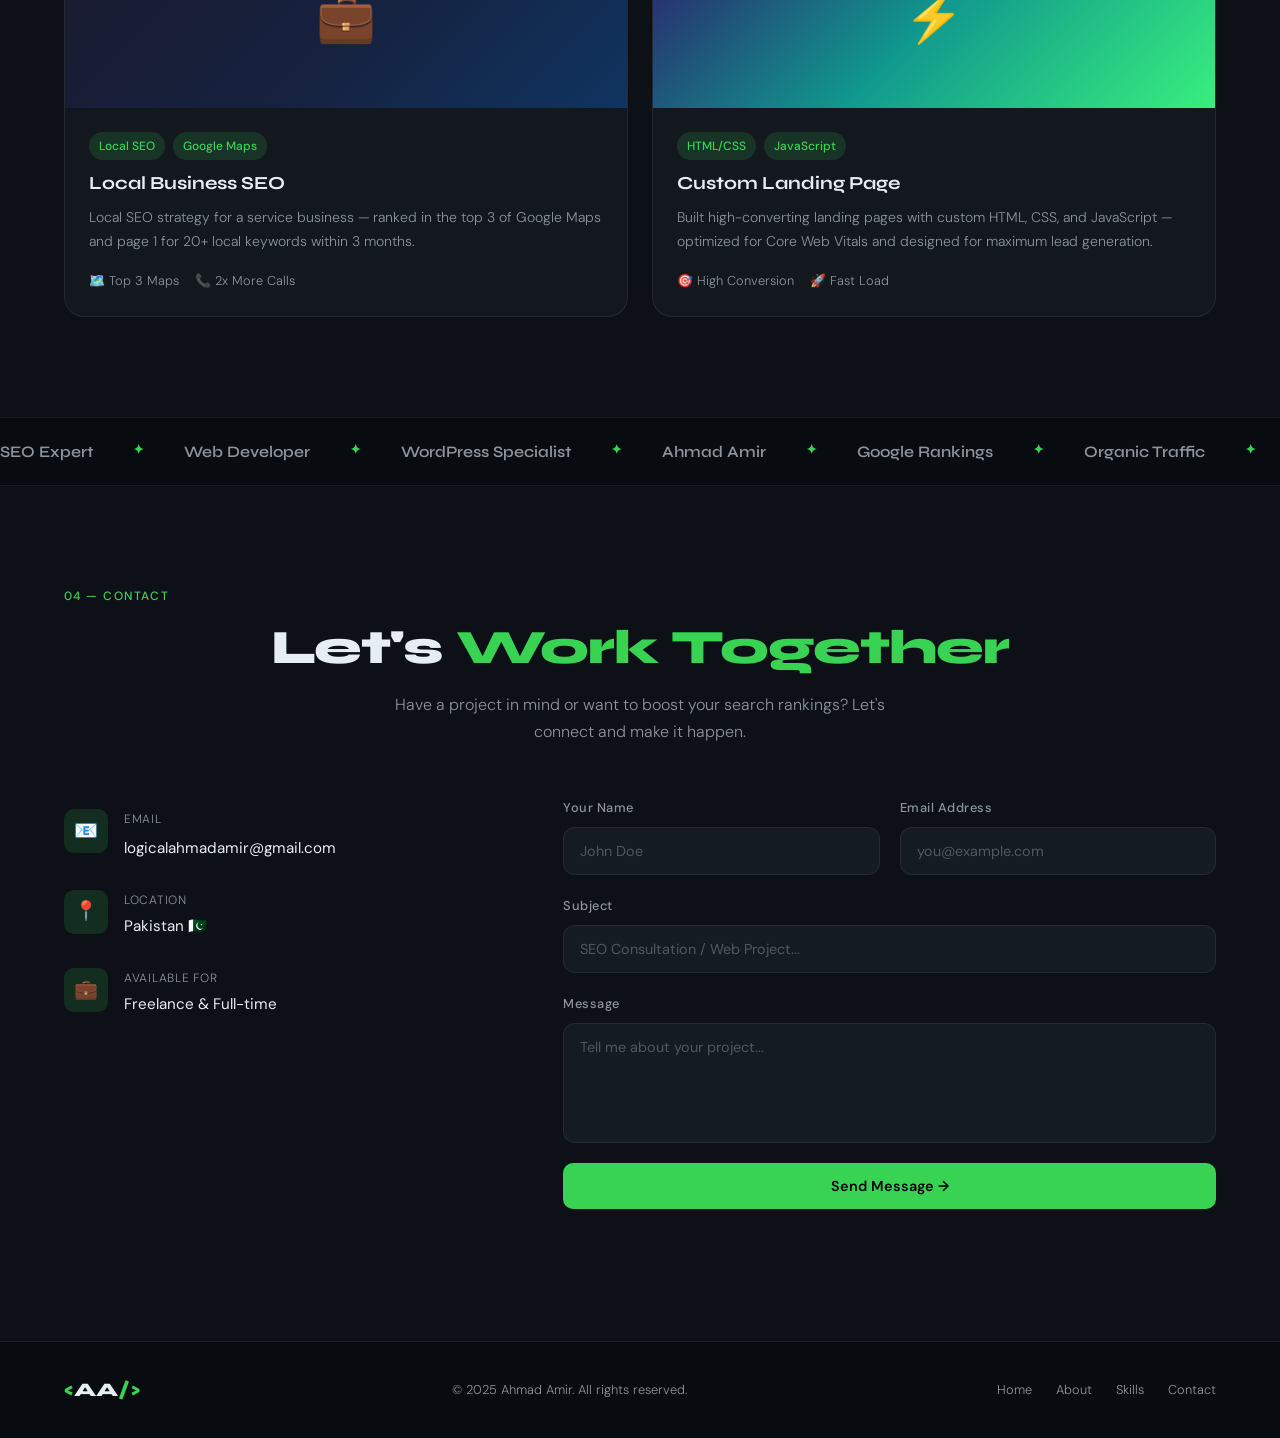
<file: index (1).html>
<!DOCTYPE html>
<html lang="en">
<head>
  <meta charset="UTF-8" />
  <meta name="viewport" content="width=device-width, initial-scale=1.0" />
  <title>Ahmad Amir – SEO Expert & Web Developer</title>
  <meta name="description" content="Ahmad Amir is a professional SEO Expert, Web Developer, and WordPress specialist helping businesses grow online with powerful digital strategies." />
  <meta name="keywords" content="Ahmad Amir, SEO Expert, Web Developer, WordPress, Digital Marketing, Pakistan" />
  <meta name="author" content="Ahmad Amir" />
  <link rel="canonical" href="https://technicalahmadamir-maker.github.io/" />
  <meta property="og:title" content="Ahmad Amir – SEO Expert & Web Developer" />
  <meta property="og:description" content="Professional SEO Expert and Web Developer from Pakistan." />
  <meta property="og:type" content="website" />
  <!-- Favicons -->
  <link rel="icon" type="image/x-icon" href="favicon.ico" />
  <link rel="icon" type="image/svg+xml" href="favicon.svg" />
  <link rel="icon" type="image/png" sizes="32x32" href="favicon-32x32.png" />
  <link rel="icon" type="image/png" sizes="16x16" href="favicon-16x16.png" />
  <link rel="apple-touch-icon" sizes="180x180" href="apple-touch-icon.png" />
  <link rel="manifest" href="site.webmanifest" />
  <meta name="theme-color" content="#39d353" />

  <link rel="preconnect" href="https://fonts.googleapis.com" />
  <link rel="preconnect" href="https://fonts.gstatic.com" crossorigin />
  <link href="https://fonts.googleapis.com/css2?family=Syne:wght@400;600;700;800&family=DM+Sans:ital,wght@0,300;0,400;0,500;1,300&display=swap" rel="stylesheet" />
  <link rel="stylesheet" href="style.css" />
</head>
<body>

  <!-- Cursor -->
  <div class="cursor" id="cursor"></div>
  <div class="cursor-follower" id="cursorFollower"></div>

  <!-- Noise overlay -->
  <div class="noise"></div>

  <!-- NAV -->
  <nav class="nav" id="nav">
    <a href="#home" class="nav-logo">
      <span class="logo-bracket">&lt;</span>AA<span class="logo-bracket">/&gt;</span>
    </a>
    <ul class="nav-links">
      <li><a href="#home" class="nav-link active">Home</a></li>
      <li><a href="#about" class="nav-link">About</a></li>
      <li><a href="#skills" class="nav-link">Skills</a></li>
      <li><a href="#projects" class="nav-link">Projects</a></li>
      <li><a href="#contact" class="nav-link">Contact</a></li>
    </ul>
    <a href="mailto:logicalahmadamir@gmail.com" class="nav-cta">Hire Me</a>
    <button class="menu-toggle" id="menuToggle" aria-label="Toggle menu">
      <span></span><span></span><span></span>
    </button>
  </nav>

  <!-- Mobile Menu -->
  <div class="mobile-menu" id="mobileMenu">
    <ul>
      <li><a href="#home" class="mob-link">Home</a></li>
      <li><a href="#about" class="mob-link">About</a></li>
      <li><a href="#skills" class="mob-link">Skills</a></li>
      <li><a href="#projects" class="mob-link">Projects</a></li>
      <li><a href="#contact" class="mob-link">Contact</a></li>
    </ul>
  </div>

  <!-- HERO -->
  <section class="hero" id="home">
    <div class="hero-bg">
      <div class="orb orb-1"></div>
      <div class="orb orb-2"></div>
      <div class="grid-lines"></div>
    </div>
    <div class="hero-content">
      <div class="hero-badge">
        <span class="badge-dot"></span>
        Available for Projects
      </div>
      <p class="hero-greeting">Hello! I Am</p>
      <h1 class="hero-name">Ahmad<br/><span class="name-outline">Amir</span></h1>
      <div class="hero-role">
        <span>I'm a </span>
        <span class="typed-text" id="typedText"></span>
        <span class="typed-cursor">|</span>
      </div>
      <p class="hero-desc">
        I craft high-ranking websites and powerful digital experiences that
        turn search traffic into real business results.
      </p>
      <div class="hero-actions">
        <a href="#projects" class="btn btn-primary">View My Work</a>
        <a href="#contact" class="btn btn-ghost">Let's Talk</a>
      </div>
      <div class="hero-stats">
        <div class="stat"><span class="stat-num">3+</span><span class="stat-label">Years Exp.</span></div>
        <div class="stat-divider"></div>
        <div class="stat"><span class="stat-num">50+</span><span class="stat-label">Projects Done</span></div>
        <div class="stat-divider"></div>
        <div class="stat"><span class="stat-num">100%</span><span class="stat-label">Client Happy</span></div>
      </div>
    </div>
    <div class="hero-visual">
      <div class="avatar-wrap">
        <div class="avatar-ring ring-1"></div>
        <div class="avatar-ring ring-2"></div>
        <div class="avatar-ring ring-3"></div>
        <div class="avatar-core">
          <div class="avatar-initials">AA</div>
        </div>
        <div class="floating-tag tag-1">
          <span class="tag-icon">🔍</span> SEO Expert
        </div>
        <div class="floating-tag tag-2">
          <span class="tag-icon">💻</span> Web Dev
        </div>
        <div class="floating-tag tag-3">
          <span class="tag-icon">🌐</span> WordPress
        </div>
      </div>
    </div>
    <a href="#about" class="scroll-down">
      <span>Scroll Down</span>
      <div class="scroll-arrow"></div>
    </a>
  </section>

  <!-- ABOUT -->
  <section class="about" id="about">
    <div class="container">
      <div class="section-label">01 — About Me</div>
      <div class="about-grid">
        <div class="about-left">
          <h2 class="section-title">Turning Rankings<br/>into <span class="highlight">Revenue</span></h2>
          <p class="about-text">
            I'm <strong>Ahmad Amir</strong>, a passionate SEO Expert and Web Developer from Pakistan.
            I help businesses dominate search engines and build fast, stunning websites
            that convert visitors into customers.
          </p>
          <p class="about-text">
            With expertise in technical SEO, on-page optimization, WordPress development, 
            and custom coding, I deliver complete digital solutions — from strategy to execution.
          </p>
          <div class="about-chips">
            <span class="chip">Technical SEO</span>
            <span class="chip">On-Page SEO</span>
            <span class="chip">Link Building</span>
            <span class="chip">HTML / CSS</span>
            <span class="chip">JavaScript</span>
            <span class="chip">WordPress</span>
            <span class="chip">PHP</span>
            <span class="chip">Google Analytics</span>
          </div>
          <a href="mailto:logicalahmadamir@gmail.com" class="btn btn-primary">Work With Me →</a>
        </div>
        <div class="about-right">
          <div class="about-card">
            <div class="card-icon">🎯</div>
            <h3>SEO Strategy</h3>
            <p>Data-driven SEO strategies that improve rankings, drive organic traffic, and boost ROI.</p>
          </div>
          <div class="about-card">
            <div class="card-icon">⚡</div>
            <h3>Web Development</h3>
            <p>Clean, fast, responsive websites built with modern technologies and best practices.</p>
          </div>
          <div class="about-card">
            <div class="card-icon">🔧</div>
            <h3>WordPress CMS</h3>
            <p>Custom WordPress themes, plugins, and full CMS solutions for any business need.</p>
          </div>
        </div>
      </div>
    </div>
  </section>

  <!-- SKILLS -->
  <section class="skills" id="skills">
    <div class="container">
      <div class="section-label">02 — My Skills</div>
      <h2 class="section-title center">What I <span class="highlight">Do Best</span></h2>
      <div class="skills-grid">
        <div class="skill-item" data-skill="SEO Optimization" data-pct="95">
          <div class="skill-info">
            <span>SEO Optimization</span><span class="skill-pct">95%</span>
          </div>
          <div class="skill-bar"><div class="skill-fill" data-width="95"></div></div>
        </div>
        <div class="skill-item" data-pct="90">
          <div class="skill-info">
            <span>WordPress Development</span><span class="skill-pct">90%</span>
          </div>
          <div class="skill-bar"><div class="skill-fill" data-width="90"></div></div>
        </div>
        <div class="skill-item" data-pct="85">
          <div class="skill-info">
            <span>HTML / CSS</span><span class="skill-pct">85%</span>
          </div>
          <div class="skill-bar"><div class="skill-fill" data-width="85"></div></div>
        </div>
        <div class="skill-item" data-pct="80">
          <div class="skill-info">
            <span>JavaScript</span><span class="skill-pct">80%</span>
          </div>
          <div class="skill-bar"><div class="skill-fill" data-width="80"></div></div>
        </div>
        <div class="skill-item" data-pct="88">
          <div class="skill-info">
            <span>Keyword Research</span><span class="skill-pct">88%</span>
          </div>
          <div class="skill-bar"><div class="skill-fill" data-width="88"></div></div>
        </div>
        <div class="skill-item" data-pct="82">
          <div class="skill-info">
            <span>Google Analytics / Search Console</span><span class="skill-pct">82%</span>
          </div>
          <div class="skill-bar"><div class="skill-fill" data-width="82"></div></div>
        </div>
        <div class="skill-item" data-pct="78">
          <div class="skill-info">
            <span>PHP / MySQL</span><span class="skill-pct">78%</span>
          </div>
          <div class="skill-bar"><div class="skill-fill" data-width="78"></div></div>
        </div>
        <div class="skill-item" data-pct="92">
          <div class="skill-info">
            <span>On-Page & Technical SEO</span><span class="skill-pct">92%</span>
          </div>
          <div class="skill-bar"><div class="skill-fill" data-width="92"></div></div>
        </div>
      </div>

      <!-- Tool Icons -->
      <div class="tools-row">
        <div class="tool-badge">WordPress</div>
        <div class="tool-badge">Yoast SEO</div>
        <div class="tool-badge">Ahrefs</div>
        <div class="tool-badge">SEMrush</div>
        <div class="tool-badge">Google Search Console</div>
        <div class="tool-badge">Screaming Frog</div>
        <div class="tool-badge">Elementor</div>
        <div class="tool-badge">VS Code</div>
        <div class="tool-badge">Git / GitHub</div>
        <div class="tool-badge">Figma</div>
      </div>
    </div>
  </section>

  <!-- PROJECTS -->
  <section class="projects" id="projects">
    <div class="container">
      <div class="section-label">03 — Portfolio</div>
      <h2 class="section-title">Featured <span class="highlight">Projects</span></h2>
      <div class="projects-grid">

        <div class="project-card">
          <div class="project-thumb" style="background: linear-gradient(135deg, #0f2027, #203a43, #2c5364);">
            <div class="project-num">01</div>
            <div class="project-icon-big">🔍</div>
          </div>
          <div class="project-body">
            <div class="project-tags"><span>SEO</span><span>E-Commerce</span></div>
            <h3>E-Commerce SEO Campaign</h3>
            <p>Complete SEO overhaul for an e-commerce store — achieved 300% organic traffic increase in 6 months through technical fixes, content strategy, and link building.</p>
            <div class="project-meta">
              <span>📈 300% Traffic Boost</span>
              <span>🔗 150+ Backlinks</span>
            </div>
          </div>
        </div>

        <div class="project-card featured">
          <div class="project-thumb" style="background: linear-gradient(135deg, #134e5e, #71b280);">
            <div class="project-num">02</div>
            <div class="project-icon-big">🌐</div>
          </div>
          <div class="project-body">
            <div class="project-tags"><span>WordPress</span><span>Custom Theme</span></div>
            <h3>Corporate WordPress Website</h3>
            <p>Designed and developed a fully custom WordPress website with a bespoke theme, advanced ACF fields, WooCommerce integration, and full on-page SEO optimization.</p>
            <div class="project-meta">
              <span>⚡ 98 PageSpeed</span>
              <span>📱 Fully Responsive</span>
            </div>
          </div>
        </div>

        <div class="project-card">
          <div class="project-thumb" style="background: linear-gradient(135deg, #1a1a2e, #16213e, #0f3460);">
            <div class="project-num">03</div>
            <div class="project-icon-big">💼</div>
          </div>
          <div class="project-body">
            <div class="project-tags"><span>Local SEO</span><span>Google Maps</span></div>
            <h3>Local Business SEO</h3>
            <p>Local SEO strategy for a service business — ranked in the top 3 of Google Maps and page 1 for 20+ local keywords within 3 months.</p>
            <div class="project-meta">
              <span>🗺️ Top 3 Maps</span>
              <span>📞 2x More Calls</span>
            </div>
          </div>
        </div>

        <div class="project-card">
          <div class="project-thumb" style="background: linear-gradient(135deg, #2d1b69, #11998e, #38ef7d);">
            <div class="project-num">04</div>
            <div class="project-icon-big">⚡</div>
          </div>
          <div class="project-body">
            <div class="project-tags"><span>HTML/CSS</span><span>JavaScript</span></div>
            <h3>Custom Landing Page</h3>
            <p>Built high-converting landing pages with custom HTML, CSS, and JavaScript — optimized for Core Web Vitals and designed for maximum lead generation.</p>
            <div class="project-meta">
              <span>🎯 High Conversion</span>
              <span>🚀 Fast Load</span>
            </div>
          </div>
        </div>

      </div>
    </div>
  </section>

  <!-- MARQUEE BANNER -->
  <div class="marquee-wrap">
    <div class="marquee-track">
      <span>SEO Expert</span><span class="sep">✦</span>
      <span>Web Developer</span><span class="sep">✦</span>
      <span>WordPress Specialist</span><span class="sep">✦</span>
      <span>Ahmad Amir</span><span class="sep">✦</span>
      <span>Google Rankings</span><span class="sep">✦</span>
      <span>Organic Traffic</span><span class="sep">✦</span>
      <span>SEO Expert</span><span class="sep">✦</span>
      <span>Web Developer</span><span class="sep">✦</span>
      <span>WordPress Specialist</span><span class="sep">✦</span>
      <span>Ahmad Amir</span><span class="sep">✦</span>
      <span>Google Rankings</span><span class="sep">✦</span>
      <span>Organic Traffic</span><span class="sep">✦</span>
    </div>
  </div>

  <!-- CONTACT -->
  <section class="contact" id="contact">
    <div class="container">
      <div class="section-label">04 — Contact</div>
      <h2 class="section-title center">Let's <span class="highlight">Work Together</span></h2>
      <p class="contact-sub">Have a project in mind or want to boost your search rankings? Let's connect and make it happen.</p>
      <div class="contact-grid">
        <div class="contact-left">
          <div class="contact-info-item">
            <div class="ci-icon">📧</div>
            <div>
              <p class="ci-label">Email</p>
              <a href="mailto:logicalahmadamir@gmail.com" class="ci-value">logicalahmadamir@gmail.com</a>
            </div>
          </div>
          <div class="contact-info-item">
            <div class="ci-icon">📍</div>
            <div>
              <p class="ci-label">Location</p>
              <p class="ci-value">Pakistan 🇵🇰</p>
            </div>
          </div>
          <div class="contact-info-item">
            <div class="ci-icon">💼</div>
            <div>
              <p class="ci-label">Available For</p>
              <p class="ci-value">Freelance & Full-time</p>
            </div>
          </div>
        </div>
        <form class="contact-form" id="contactForm">
          <div class="form-row">
            <div class="form-group">
              <label>Your Name</label>
              <input type="text" placeholder="John Doe" required />
            </div>
            <div class="form-group">
              <label>Email Address</label>
              <input type="email" placeholder="you@example.com" required />
            </div>
          </div>
          <div class="form-group">
            <label>Subject</label>
            <input type="text" placeholder="SEO Consultation / Web Project..." required />
          </div>
          <div class="form-group">
            <label>Message</label>
            <textarea rows="5" placeholder="Tell me about your project..." required></textarea>
          </div>
          <button type="submit" class="btn btn-primary full-width">Send Message →</button>
          <p class="form-note" id="formNote"></p>
        </form>
      </div>
    </div>
  </section>

  <!-- FOOTER -->
  <footer class="footer">
    <div class="container">
      <div class="footer-inner">
        <div class="footer-logo">
          <span class="logo-bracket">&lt;</span>AA<span class="logo-bracket">/&gt;</span>
        </div>
        <p class="footer-copy">© 2025 Ahmad Amir. All rights reserved.</p>
        <div class="footer-links">
          <a href="#home">Home</a>
          <a href="#about">About</a>
          <a href="#skills">Skills</a>
          <a href="#contact">Contact</a>
        </div>
      </div>
    </div>
  </footer>

  <script src="script.js"></script>
</body>
</html>
</file>
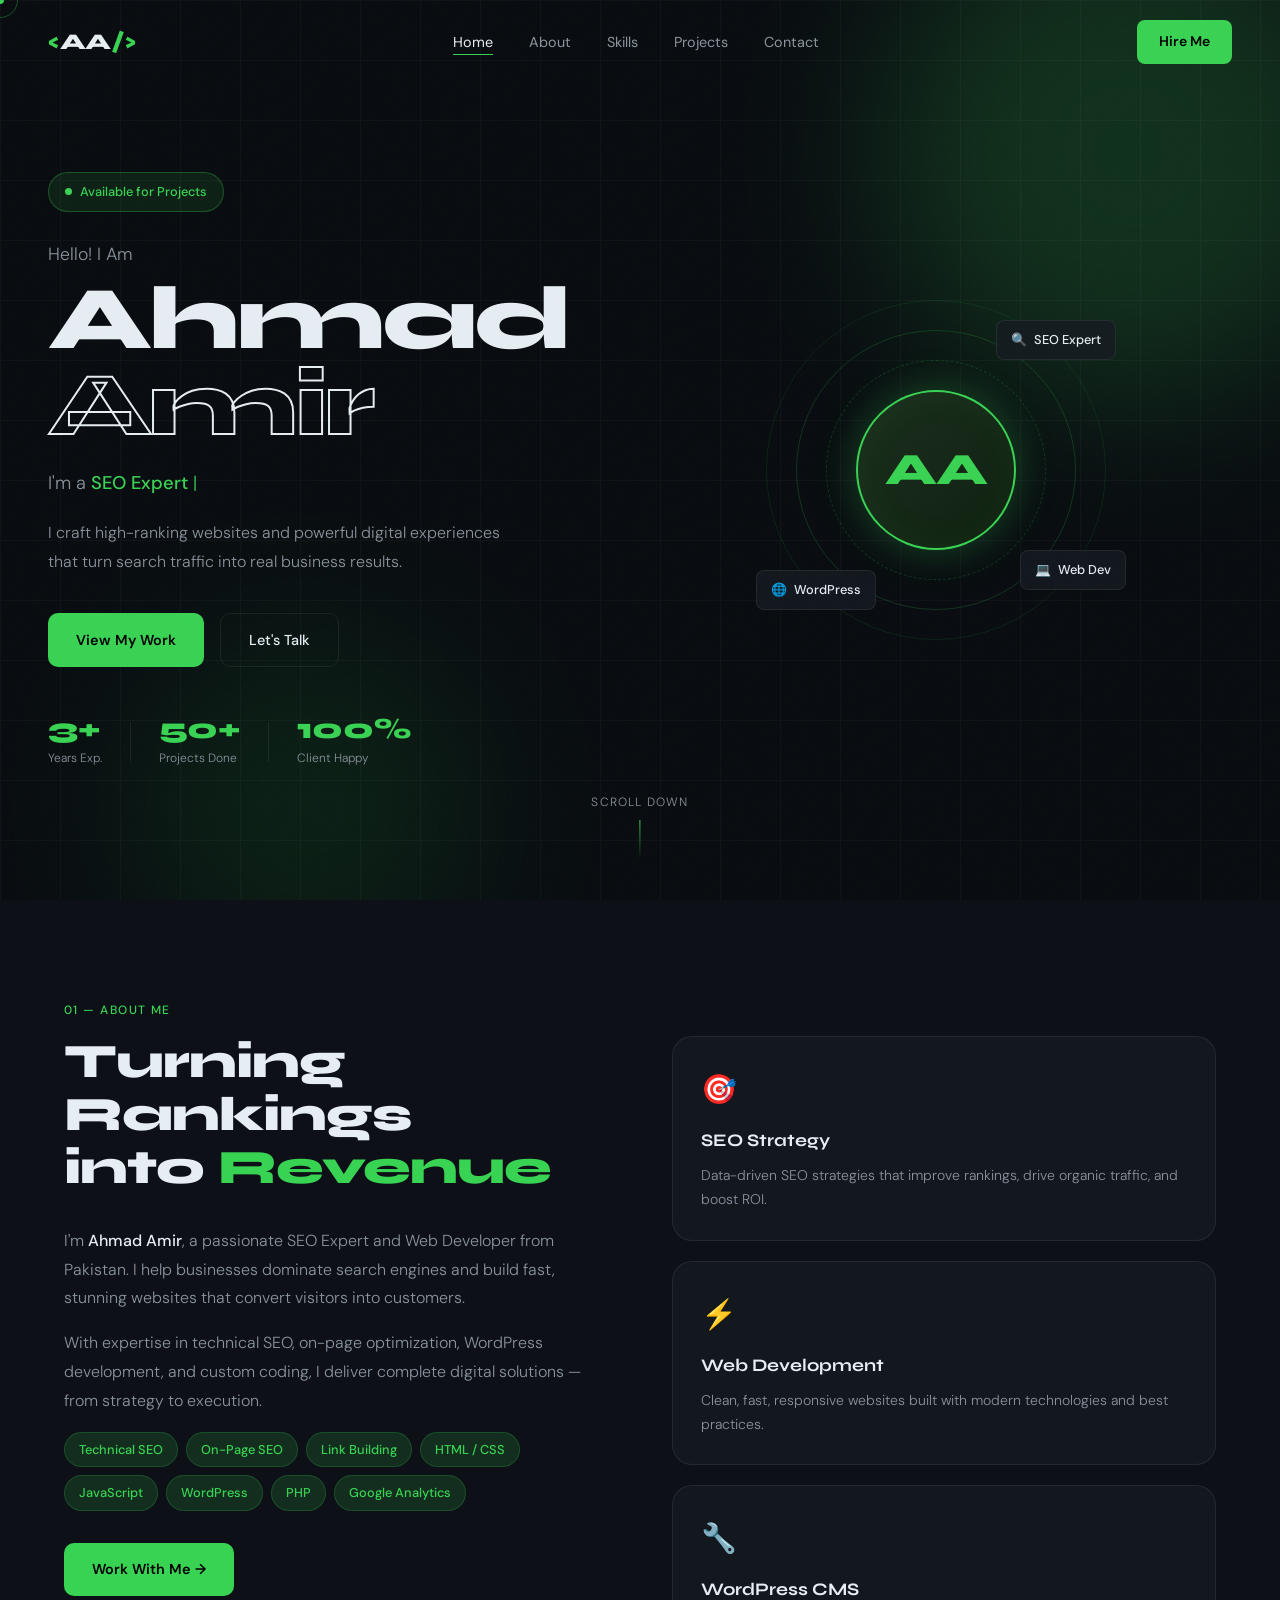
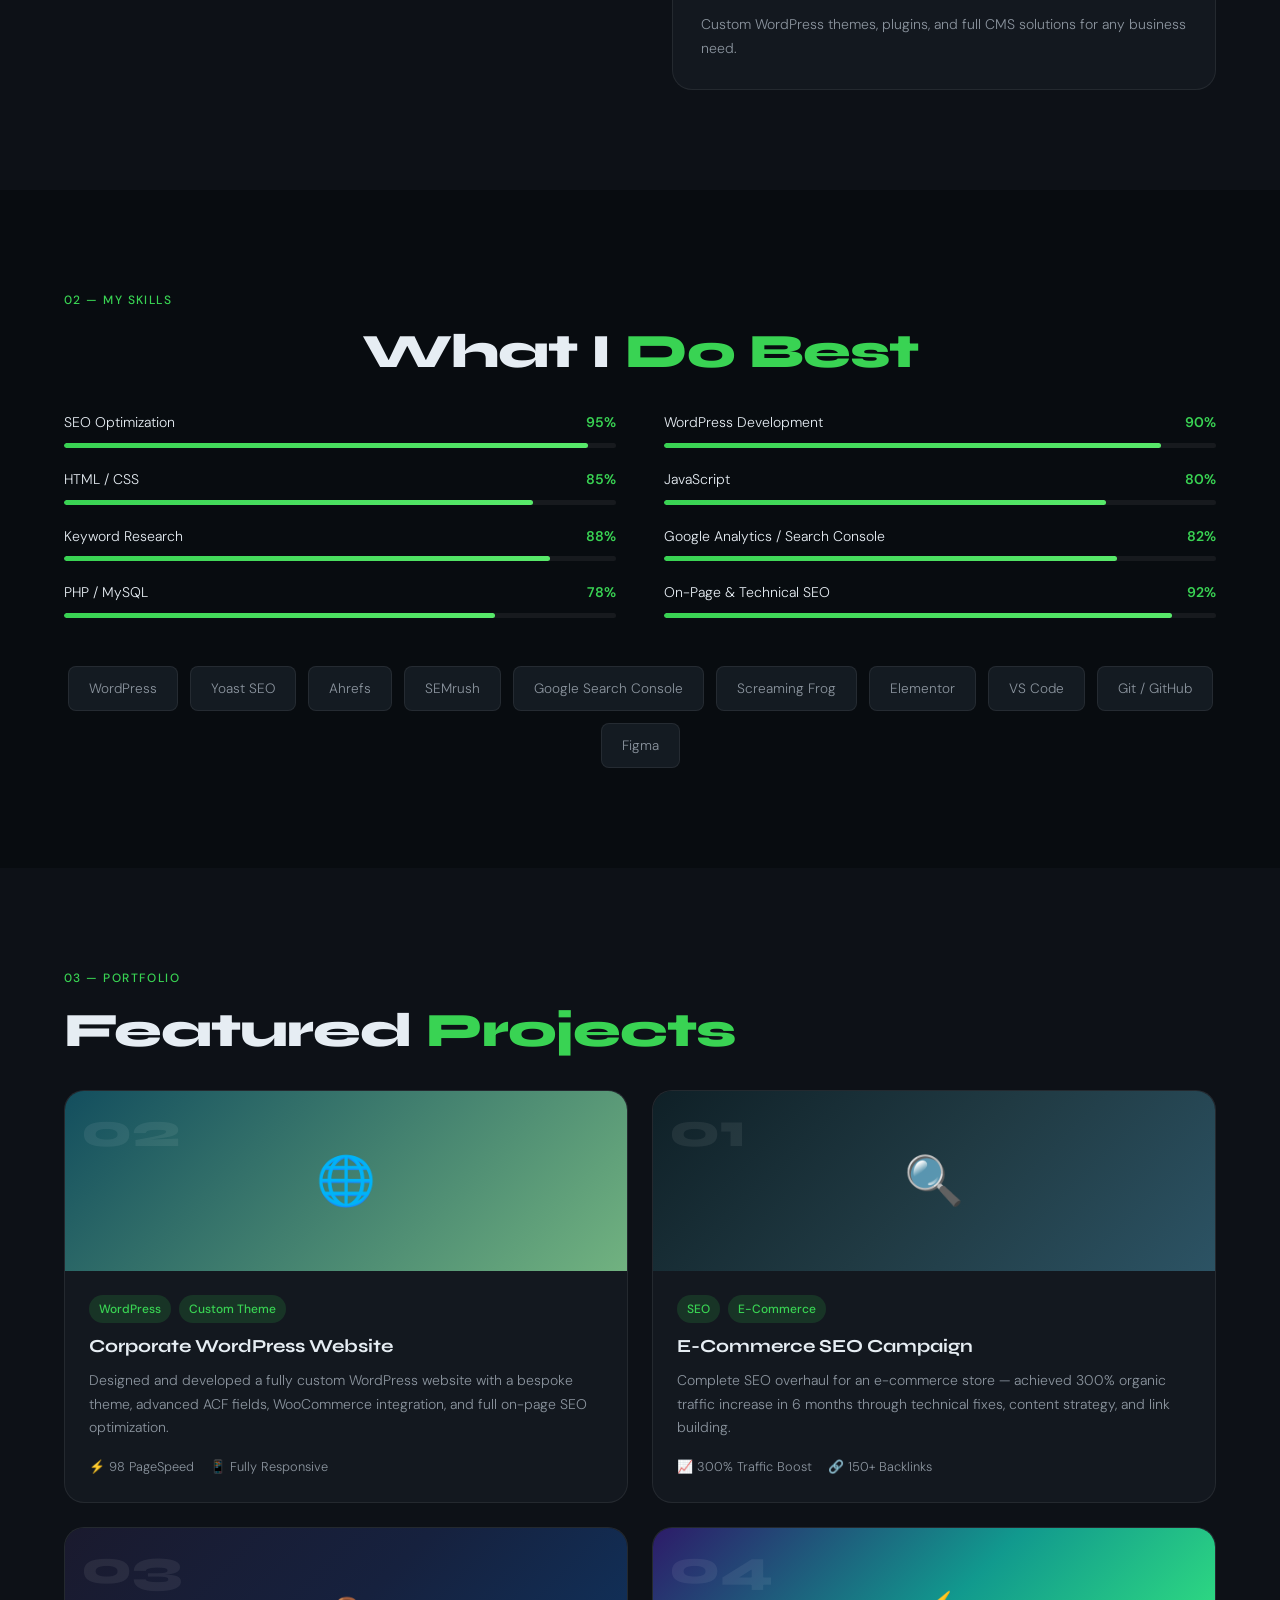
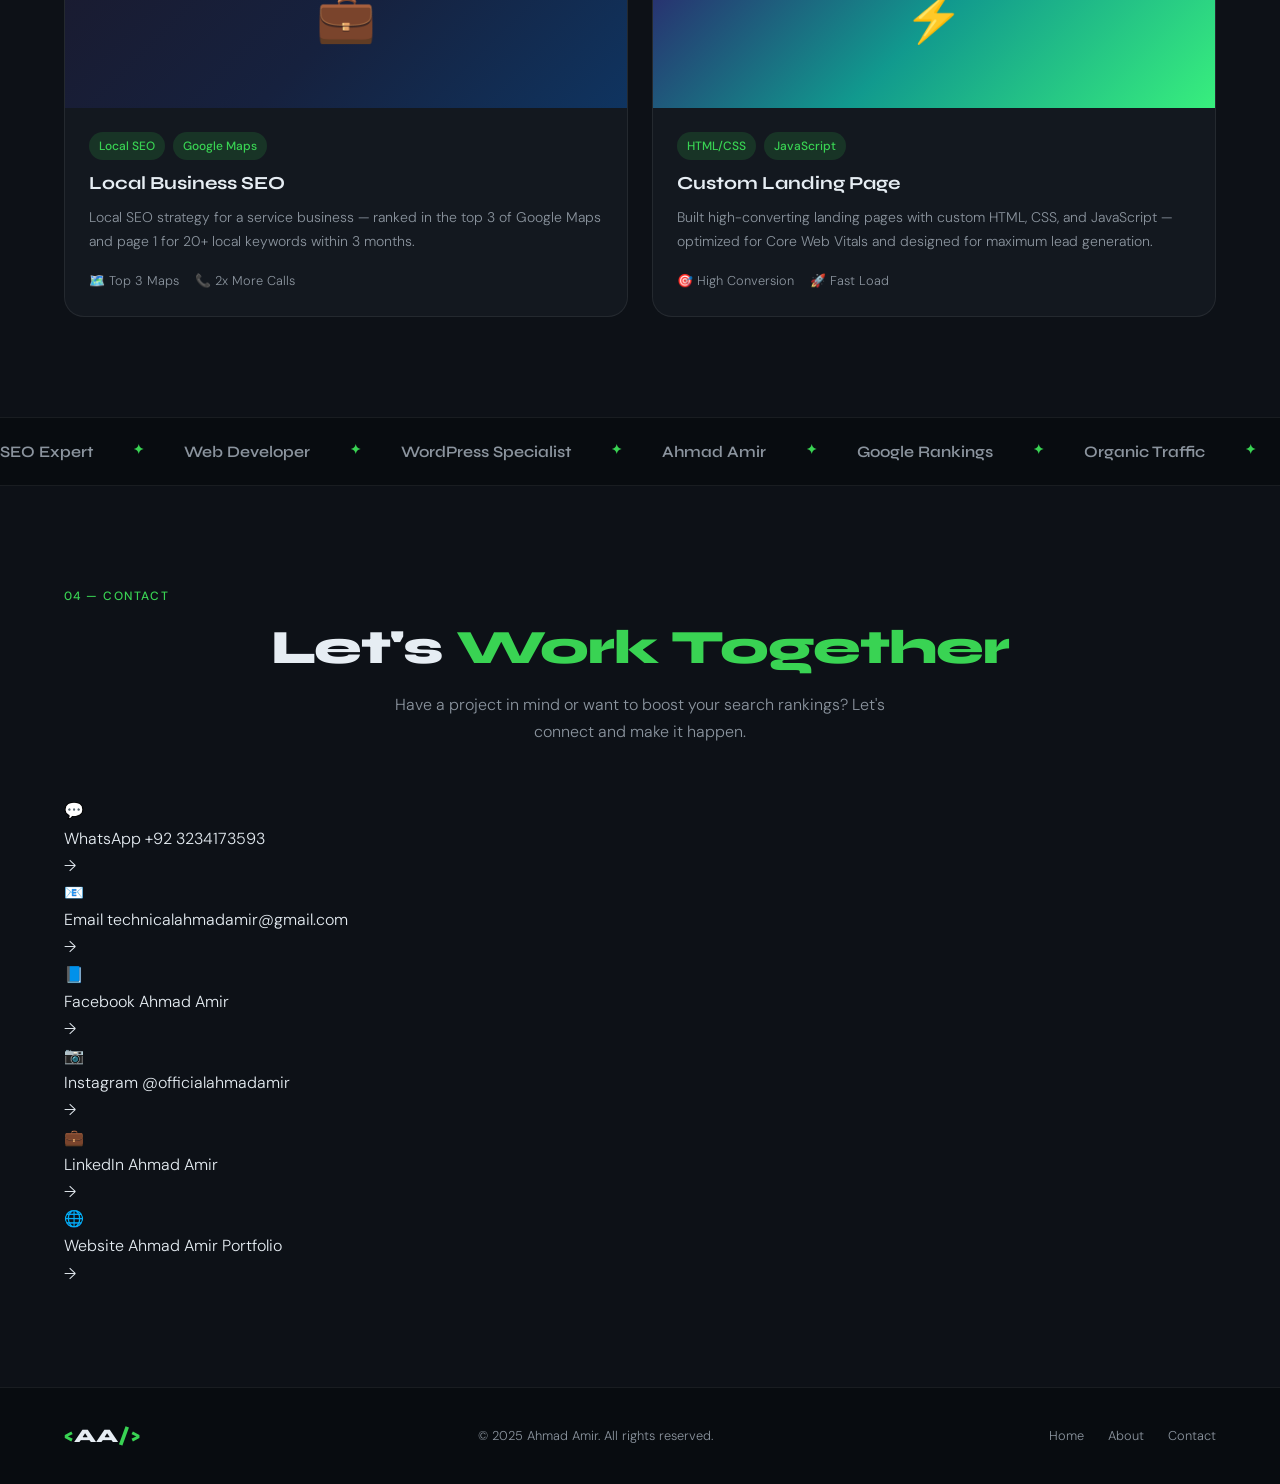
<file: index (2).html>
<!DOCTYPE html>
<html lang="en">
<head>
<!-- Google tag (gtag.js) -->
<script async src="https://www.googletagmanager.com/gtag/js?id=G-7WJ8JM7C9B"></script>
<script>
  window.dataLayer = window.dataLayer || [];
  function gtag(){dataLayer.push(arguments);}
  gtag('js', new Date());
  
  gtag('config', 'G-7WJ8JM7C9B');
</script>
  <meta charset="UTF-8" />
  <meta name="viewport" content="width=device-width, initial-scale=1.0" />
  <meta name="google-site-verification" content="4zOR5eOGZPY0EVjtL1LwrVbXpO7d_28Ovo8s8eDPxlA" />
  <title>Ahmad Amir – SEO Expert & Web Developer</title>
  <meta name="description" content="Ahmad Amir is a professional SEO Expert, Web Developer, and WordPress specialist helping businesses grow online with powerful digital strategies." />
  <meta name="keywords" content="Ahmad Amir, SEO Expert, Web Developer, WordPress, Digital Marketing, Pakistan" />
  <meta name="author" content="Ahmad Amir" />
  <link rel="canonical" href="https://technicalahmadamir-maker.github.io/" />
  <meta property="og:title" content="Ahmad Amir – SEO Expert & Web Developer" />
  <meta property="og:description" content="Professional SEO Expert and Web Developer from Pakistan." />
  <meta property="og:type" content="website" />
  <!-- Favicons -->
  <link rel="icon" type="image/x-icon" href="favicon.ico" />
  <link rel="icon" type="image/svg+xml" href="favicon.svg" />
  <link rel="icon" type="image/png" sizes="32x32" href="favicon-32x32.png" />
  <link rel="icon" type="image/png" sizes="16x16" href="favicon-16x16.png" />
  <link rel="apple-touch-icon" sizes="180x180" href="apple-touch-icon.png" />
  <link rel="manifest" href="site.webmanifest" />
  <meta name="theme-color" content="#39d353" />

  <link rel="preconnect" href="https://fonts.googleapis.com" />
  <link rel="preconnect" href="https://fonts.gstatic.com" crossorigin />
  <link href="https://fonts.googleapis.com/css2?family=Syne:wght@400;600;700;800&family=DM+Sans:ital,wght@0,300;0,400;0,500;1,300&display=swap" rel="stylesheet" />
  <style>
/* ============================
   CSS VARIABLES & RESET
   ============================ */
:root {
  --bg: #080c10;
  --bg2: #0d1117;
  --bg3: #141b22;
  --accent: #39d353;
  --accent2: #58e96a;
  --accent-dim: rgba(57, 211, 83, 0.15);
  --text: #e6edf3;
  --text-muted: #8b949e;
  --border: rgba(255, 255, 255, 0.07);
  --card-bg: rgba(22, 27, 34, 0.8);
  --font-display: 'Syne', sans-serif;
  --font-body: 'DM Sans', sans-serif;
  --transition: 0.3s cubic-bezier(0.4, 0, 0.2, 1);
  --radius: 12px;
  --radius-lg: 20px;
}

*, *::before, *::after { box-sizing: border-box; margin: 0; padding: 0; }

html { scroll-behavior: smooth; font-size: 16px; }

body {
  background: var(--bg);
  color: var(--text);
  font-family: var(--font-body);
  font-weight: 300;
  line-height: 1.7;
  overflow-x: hidden;
  cursor: none;
}

a { color: inherit; text-decoration: none; }
ul { list-style: none; }
img { max-width: 100%; }
input, textarea, button { font-family: var(--font-body); }

/* ============================
   NOISE OVERLAY
   ============================ */
.noise {
  position: fixed; inset: 0; z-index: 999; pointer-events: none;
  opacity: 0.025;
  background-image: url("data:image/svg+xml,%3Csvg viewBox='0 0 200 200' xmlns='http://www.w3.org/2000/svg'%3E%3Cfilter id='n'%3E%3CfeTurbulence type='fractalNoise' baseFrequency='0.9' numOctaves='4' stitchTiles='stitch'/%3E%3C/filter%3E%3Crect width='100%25' height='100%25' filter='url(%23n)'/%3E%3C/svg%3E");
  background-size: 200px 200px;
}

/* ============================
   CUSTOM CURSOR
   ============================ */
.cursor {
  position: fixed; width: 8px; height: 8px; border-radius: 50%;
  background: var(--accent); pointer-events: none; z-index: 9999;
  transform: translate(-50%, -50%); transition: opacity 0.2s;
}
.cursor-follower {
  position: fixed; width: 36px; height: 36px; border-radius: 50%;
  border: 1.5px solid rgba(57, 211, 83, 0.4); pointer-events: none;
  z-index: 9998; transform: translate(-50%, -50%);
  transition: all 0.12s ease; mix-blend-mode: difference;
}

/* ============================
   SCROLLBAR
   ============================ */
::-webkit-scrollbar { width: 4px; }
::-webkit-scrollbar-track { background: var(--bg2); }
::-webkit-scrollbar-thumb { background: var(--accent); border-radius: 2px; }

/* ============================
   CONTAINER
   ============================ */
.container { max-width: 1200px; margin: 0 auto; padding: 0 24px; }

/* ============================
   NAV
   ============================ */
.nav {
  position: fixed; top: 0; left: 0; right: 0; z-index: 100;
  display: flex; align-items: center; justify-content: space-between;
  padding: 20px 48px;
  transition: var(--transition);
  background: transparent;
}
.nav.scrolled {
  background: rgba(8, 12, 16, 0.92);
  backdrop-filter: blur(16px);
  padding: 14px 48px;
  border-bottom: 1px solid var(--border);
}
.nav-logo {
  font-family: var(--font-display);
  font-size: 1.4rem;
  font-weight: 800;
  color: var(--text);
  letter-spacing: -0.02em;
}
.logo-bracket { color: var(--accent); }
.nav-links {
  display: flex; gap: 36px;
}
.nav-link {
  font-size: 0.9rem;
  font-weight: 400;
  color: var(--text-muted);
  transition: var(--transition);
  position: relative;
}
.nav-link::after {
  content: ''; position: absolute; bottom: -4px; left: 0;
  width: 0; height: 1.5px; background: var(--accent);
  transition: var(--transition);
}
.nav-link:hover, .nav-link.active { color: var(--text); }
.nav-link:hover::after, .nav-link.active::after { width: 100%; }
.nav-cta {
  background: var(--accent); color: #000; padding: 10px 22px;
  border-radius: 8px; font-size: 0.875rem; font-weight: 600;
  transition: var(--transition);
}
.nav-cta:hover { background: var(--accent2); transform: translateY(-1px); }
.menu-toggle {
  display: none; flex-direction: column; gap: 5px;
  background: none; border: none; cursor: pointer; padding: 4px;
}
.menu-toggle span {
  display: block; width: 22px; height: 2px;
  background: var(--text); border-radius: 2px; transition: var(--transition);
}

/* Mobile Menu */
.mobile-menu {
  position: fixed; inset: 0; background: var(--bg2);
  z-index: 99; display: flex; align-items: center; justify-content: center;
  opacity: 0; pointer-events: none; transition: var(--transition);
}
.mobile-menu.open { opacity: 1; pointer-events: all; }
.mobile-menu ul { display: flex; flex-direction: column; gap: 24px; text-align: center; }
.mob-link {
  font-family: var(--font-display); font-size: 2.5rem; font-weight: 700;
  color: var(--text-muted); transition: var(--transition);
}
.mob-link:hover { color: var(--accent); }

/* ============================
   HERO
   ============================ */
.hero {
  min-height: 100vh; display: flex; align-items: center;
  position: relative; overflow: hidden; padding: 120px 48px 80px;
}
.hero-bg {
  position: absolute; inset: 0; overflow: hidden;
}
.orb {
  position: absolute; border-radius: 50%;
  filter: blur(80px); opacity: 0.18;
}
.orb-1 {
  width: 500px; height: 500px; background: var(--accent);
  top: -100px; right: -100px; animation: orbFloat 8s ease-in-out infinite;
}
.orb-2 {
  width: 350px; height: 350px; background: #1a7a2e;
  bottom: -80px; left: 10%; animation: orbFloat 10s ease-in-out infinite reverse;
}
@keyframes orbFloat {
  0%, 100% { transform: translate(0,0) scale(1); }
  33% { transform: translate(30px, -20px) scale(1.05); }
  66% { transform: translate(-15px, 15px) scale(0.95); }
}
.grid-lines {
  position: absolute; inset: 0; opacity: 0.03;
  background-image:
    linear-gradient(var(--text) 1px, transparent 1px),
    linear-gradient(90deg, var(--text) 1px, transparent 1px);
  background-size: 60px 60px;
}
.hero-content {
  position: relative; z-index: 2; flex: 1; max-width: 600px;
}
.hero-badge {
  display: inline-flex; align-items: center; gap: 8px;
  background: rgba(57, 211, 83, 0.1); border: 1px solid rgba(57, 211, 83, 0.3);
  color: var(--accent); padding: 8px 16px; border-radius: 100px;
  font-size: 0.8rem; font-weight: 500; margin-bottom: 28px;
  animation: fadeUp 0.6s ease both;
}
.badge-dot {
  width: 7px; height: 7px; border-radius: 50%; background: var(--accent);
  animation: pulse 2s infinite;
}
@keyframes pulse {
  0%, 100% { opacity: 1; transform: scale(1); }
  50% { opacity: 0.5; transform: scale(0.8); }
}
.hero-greeting {
  font-size: 1.1rem; color: var(--text-muted); margin-bottom: 8px;
  animation: fadeUp 0.6s 0.1s ease both;
}
.hero-name {
  font-family: var(--font-display);
  font-size: clamp(3.5rem, 7vw, 6.5rem);
  font-weight: 800; line-height: 0.95;
  letter-spacing: -0.03em;
  margin-bottom: 20px;
  animation: fadeUp 0.6s 0.2s ease both;
}
.name-outline {
  -webkit-text-stroke: 2px var(--text);
  color: transparent;
}
.hero-role {
  font-size: 1.15rem; color: var(--text-muted); margin-bottom: 20px;
  animation: fadeUp 0.6s 0.3s ease both;
}
.typed-text { color: var(--accent); font-weight: 500; }
.typed-cursor {
  color: var(--accent); font-weight: 300;
  animation: blink 1s step-end infinite;
}
@keyframes blink { 0%, 100% { opacity: 1; } 50% { opacity: 0; } }
.hero-desc {
  font-size: 1rem; color: var(--text-muted); max-width: 460px;
  margin-bottom: 36px; line-height: 1.8;
  animation: fadeUp 0.6s 0.4s ease both;
}
.hero-actions {
  display: flex; gap: 16px; flex-wrap: wrap;
  margin-bottom: 48px;
  animation: fadeUp 0.6s 0.5s ease both;
}
.hero-stats {
  display: flex; align-items: center; gap: 28px;
  animation: fadeUp 0.6s 0.6s ease both;
}
.stat { display: flex; flex-direction: column; }
.stat-num {
  font-family: var(--font-display);
  font-size: 1.8rem; font-weight: 800; color: var(--accent);
  line-height: 1;
}
.stat-label { font-size: 0.75rem; color: var(--text-muted); margin-top: 4px; }
.stat-divider { width: 1px; height: 40px; background: var(--border); }

/* Avatar Visual */
.hero-visual {
  position: relative; z-index: 2; flex: 1;
  display: flex; align-items: center; justify-content: center;
  animation: fadeUp 0.8s 0.3s ease both;
}
.avatar-wrap { position: relative; width: 320px; height: 320px; }
.avatar-ring {
  position: absolute; border-radius: 50%;
  border: 1px solid rgba(57, 211, 83, 0.2);
  top: 50%; left: 50%; transform: translate(-50%, -50%);
}
.ring-1 { width: 280px; height: 280px; animation: spin 20s linear infinite; }
.ring-2 { width: 220px; height: 220px; animation: spin 15s linear infinite reverse; border-style: dashed; }
.ring-3 { width: 340px; height: 340px; animation: spin 30s linear infinite; opacity: 0.5; }
@keyframes spin { to { transform: translate(-50%,-50%) rotate(360deg); } }
.avatar-core {
  position: absolute; top: 50%; left: 50%;
  transform: translate(-50%, -50%);
  width: 160px; height: 160px; border-radius: 50%;
  background: linear-gradient(135deg, #1a2e1d, #0f1f10);
  border: 2px solid var(--accent);
  display: flex; align-items: center; justify-content: center;
  box-shadow: 0 0 40px rgba(57, 211, 83, 0.3), inset 0 0 40px rgba(57, 211, 83, 0.05);
}
.avatar-initials {
  font-family: var(--font-display);
  font-size: 2.8rem; font-weight: 800;
  color: var(--accent);
  letter-spacing: -0.02em;
}
.floating-tag {
  position: absolute; background: var(--card-bg);
  border: 1px solid var(--border);
  border-radius: 8px; padding: 8px 14px;
  font-size: 0.8rem; font-weight: 500;
  backdrop-filter: blur(10px);
  white-space: nowrap;
  animation: tagFloat 4s ease-in-out infinite;
}
.tag-1 { top: 10px; right: -20px; animation-delay: 0s; }
.tag-2 { bottom: 40px; right: -30px; animation-delay: 1.3s; }
.tag-3 { bottom: 20px; left: -20px; animation-delay: 0.7s; }
.tag-icon { margin-right: 4px; }
@keyframes tagFloat {
  0%, 100% { transform: translateY(0); }
  50% { transform: translateY(-8px); }
}

/* Scroll Down */
.scroll-down {
  position: absolute; bottom: 40px; left: 50%; transform: translateX(-50%);
  display: flex; flex-direction: column; align-items: center; gap: 8px;
  font-size: 0.75rem; color: var(--text-muted); letter-spacing: 0.1em;
  text-transform: uppercase; z-index: 2;
}
.scroll-arrow {
  width: 1px; height: 40px;
  background: linear-gradient(to bottom, var(--accent), transparent);
  animation: scrollAnim 1.5s ease-in-out infinite;
}
@keyframes scrollAnim {
  0% { transform: scaleY(0); transform-origin: top; }
  50% { transform: scaleY(1); transform-origin: top; }
  51% { transform: scaleY(1); transform-origin: bottom; }
  100% { transform: scaleY(0); transform-origin: bottom; }
}

/* ============================
   BUTTONS
   ============================ */
.btn {
  display: inline-flex; align-items: center; gap: 8px;
  padding: 14px 28px; border-radius: 10px;
  font-size: 0.9rem; font-weight: 500;
  transition: var(--transition); cursor: pointer;
  border: none;
}
.btn-primary {
  background: var(--accent); color: #000;
  font-weight: 600;
}
.btn-primary:hover {
  background: var(--accent2); transform: translateY(-2px);
  box-shadow: 0 8px 24px rgba(57, 211, 83, 0.3);
}
.btn-ghost {
  background: transparent; color: var(--text);
  border: 1px solid var(--border);
}
.btn-ghost:hover { border-color: var(--accent); color: var(--accent); transform: translateY(-2px); }
.full-width { width: 100%; justify-content: center; }

/* ============================
   SECTION COMMONS
   ============================ */
section { padding: 100px 0; }
.section-label {
  font-size: 0.75rem; font-weight: 500;
  color: var(--accent); letter-spacing: 0.12em;
  text-transform: uppercase; margin-bottom: 16px;
}
.section-title {
  font-family: var(--font-display);
  font-size: clamp(2rem, 4vw, 3rem);
  font-weight: 800; line-height: 1.1;
  letter-spacing: -0.02em;
  margin-bottom: 32px;
}
.section-title.center { text-align: center; }
.highlight { color: var(--accent); }

/* ============================
   ABOUT
   ============================ */
.about { background: var(--bg2); }
.about-grid {
  display: grid; grid-template-columns: 1fr 1fr; gap: 64px; align-items: start;
}
.about-text {
  color: var(--text-muted); margin-bottom: 16px; font-size: 1.0rem; line-height: 1.8;
}
.about-text strong { color: var(--text); font-weight: 500; }
.about-chips {
  display: flex; flex-wrap: wrap; gap: 8px; margin-bottom: 32px;
}
.chip {
  background: var(--accent-dim); border: 1px solid rgba(57,211,83,0.2);
  color: var(--accent); padding: 6px 14px; border-radius: 100px;
  font-size: 0.8rem; font-weight: 500;
}
.about-right {
  display: flex; flex-direction: column; gap: 20px;
}
.about-card {
  background: var(--card-bg); border: 1px solid var(--border);
  border-radius: var(--radius-lg); padding: 28px;
  transition: var(--transition);
  backdrop-filter: blur(8px);
}
.about-card:hover {
  border-color: rgba(57,211,83,0.3);
  transform: translateY(-3px);
  box-shadow: 0 12px 32px rgba(0,0,0,0.3);
}
.card-icon { font-size: 1.8rem; margin-bottom: 12px; }
.about-card h3 {
  font-family: var(--font-display); font-size: 1.1rem; font-weight: 700;
  margin-bottom: 8px;
}
.about-card p { font-size: 0.875rem; color: var(--text-muted); line-height: 1.7; }

/* ============================
   SKILLS
   ============================ */
.skills { background: var(--bg); }
.skills-grid {
  display: grid; grid-template-columns: 1fr 1fr; gap: 20px 48px;
  margin-bottom: 48px;
}
.skill-item { }
.skill-info {
  display: flex; justify-content: space-between;
  margin-bottom: 8px; font-size: 0.875rem;
}
.skill-pct { color: var(--accent); font-weight: 600; }
.skill-bar {
  height: 5px; background: rgba(255,255,255,0.06);
  border-radius: 10px; overflow: hidden;
}
.skill-fill {
  height: 100%; background: linear-gradient(90deg, var(--accent), var(--accent2));
  border-radius: 10px; width: 0; transition: width 1.2s cubic-bezier(0.4,0,0.2,1);
}
.tools-row {
  display: flex; flex-wrap: wrap; gap: 12px;
  justify-content: center; margin-top: 48px;
}
.tool-badge {
  background: var(--bg3); border: 1px solid var(--border);
  padding: 10px 20px; border-radius: 8px;
  font-size: 0.85rem; color: var(--text-muted);
  transition: var(--transition);
}
.tool-badge:hover { border-color: var(--accent); color: var(--accent); transform: translateY(-2px); }

/* ============================
   PROJECTS
   ============================ */
.projects { background: var(--bg2); }
.projects-grid {
  display: grid; grid-template-columns: repeat(2, 1fr); gap: 24px;
}
.project-card {
  background: var(--card-bg); border: 1px solid var(--border);
  border-radius: var(--radius-lg); overflow: hidden;
  transition: var(--transition); cursor: pointer;
}
.project-card:hover {
  border-color: rgba(57,211,83,0.3);
  transform: translateY(-5px);
  box-shadow: 0 20px 48px rgba(0,0,0,0.4);
}
.project-card.featured { grid-column: 1; grid-row: 1; }
.project-thumb {
  height: 180px; position: relative;
  display: flex; align-items: center; justify-content: center;
}
.project-num {
  position: absolute; top: 16px; left: 16px;
  font-family: var(--font-display); font-size: 3rem; font-weight: 800;
  color: rgba(255,255,255,0.07); line-height: 1;
}
.project-icon-big { font-size: 3rem; }
.project-body { padding: 24px; }
.project-tags { display: flex; gap: 8px; margin-bottom: 12px; }
.project-tags span {
  background: var(--accent-dim); color: var(--accent);
  padding: 4px 10px; border-radius: 100px;
  font-size: 0.75rem; font-weight: 500;
}
.project-card h3 {
  font-family: var(--font-display); font-size: 1.15rem; font-weight: 700;
  margin-bottom: 10px; line-height: 1.3;
}
.project-card p { font-size: 0.875rem; color: var(--text-muted); line-height: 1.7; margin-bottom: 16px; }
.project-meta { display: flex; gap: 16px; flex-wrap: wrap; }
.project-meta span { font-size: 0.8rem; color: var(--text-muted); }

/* ============================
   MARQUEE
   ============================ */
.marquee-wrap {
  overflow: hidden; padding: 20px 0;
  border-top: 1px solid var(--border);
  border-bottom: 1px solid var(--border);
  background: var(--bg);
}
.marquee-track {
  display: flex; gap: 40px; align-items: center;
  width: max-content;
  animation: marquee 18s linear infinite;
  font-family: var(--font-display);
  font-size: 1rem; font-weight: 600;
  color: var(--text-muted);
}
.marquee-track .sep { color: var(--accent); font-size: 0.8rem; }
@keyframes marquee { from { transform: translateX(0); } to { transform: translateX(-50%); } }

/* ============================
   CONTACT
   ============================ */
.contact { background: var(--bg2); }
.contact-sub {
  text-align: center; color: var(--text-muted);
  max-width: 500px; margin: -16px auto 52px;
  font-size: 1rem; line-height: 1.7;
}
.contact-grid {
  display: grid; grid-template-columns: 1fr 1.5fr; gap: 64px; align-items: start;
}
.contact-left { display: flex; flex-direction: column; gap: 28px; padding-top: 12px; }
.contact-info-item { display: flex; align-items: flex-start; gap: 16px; }
.ci-icon {
  width: 44px; height: 44px; background: var(--accent-dim);
  border-radius: 10px; display: flex; align-items: center; justify-content: center;
  font-size: 1.2rem; flex-shrink: 0;
}
.ci-label { font-size: 0.75rem; color: var(--text-muted); margin-bottom: 4px; text-transform: uppercase; letter-spacing: 0.06em; }
.ci-value { font-size: 0.95rem; color: var(--text); font-weight: 400; }
a.ci-value:hover { color: var(--accent); }

/* Form */
.contact-form { display: flex; flex-direction: column; gap: 20px; }
.form-row { display: grid; grid-template-columns: 1fr 1fr; gap: 20px; }
.form-group { display: flex; flex-direction: column; gap: 8px; }
.form-group label { font-size: 0.8rem; color: var(--text-muted); font-weight: 500; letter-spacing: 0.04em; }
.form-group input, .form-group textarea {
  background: var(--bg3); border: 1px solid var(--border);
  color: var(--text); padding: 14px 16px;
  border-radius: var(--radius); font-size: 0.9rem;
  transition: var(--transition); resize: none;
  outline: none;
}
.form-group input:focus, .form-group textarea:focus {
  border-color: var(--accent);
  box-shadow: 0 0 0 3px rgba(57,211,83,0.1);
}
.form-group input::placeholder, .form-group textarea::placeholder { color: rgba(139,148,158,0.5); }
.form-note { font-size: 0.85rem; text-align: center; color: var(--accent); margin-top: -8px; min-height: 20px; }

/* ============================
   FOOTER
   ============================ */
.footer {
  background: var(--bg); border-top: 1px solid var(--border);
  padding: 32px 0;
}
.footer-inner {
  display: flex; align-items: center; justify-content: space-between;
  flex-wrap: wrap; gap: 16px;
}
.footer-logo {
  font-family: var(--font-display); font-size: 1.2rem; font-weight: 800;
}
.footer-copy { font-size: 0.8rem; color: var(--text-muted); }
.footer-links { display: flex; gap: 24px; }
.footer-links a { font-size: 0.8rem; color: var(--text-muted); transition: var(--transition); }
.footer-links a:hover { color: var(--accent); }

/* ============================
   ANIMATIONS
   ============================ */
@keyframes fadeUp {
  from { opacity: 0; transform: translateY(20px); }
  to { opacity: 1; transform: translateY(0); }
}
.reveal {
  opacity: 0; transform: translateY(24px);
  transition: opacity 0.7s ease, transform 0.7s ease;
}
.reveal.visible { opacity: 1; transform: translateY(0); }

/* ============================
   RESPONSIVE
   ============================ */
@media (max-width: 1024px) {
  .hero { flex-direction: column; padding: 140px 32px 80px; gap: 40px; }
  .hero-visual { display: none; }
  .about-grid { grid-template-columns: 1fr; gap: 40px; }
  .skills-grid { grid-template-columns: 1fr; }
  .contact-grid { grid-template-columns: 1fr; gap: 40px; }
  .nav { padding: 20px 32px; }
  .nav.scrolled { padding: 14px 32px; }
}
@media (max-width: 768px) {
  .nav-links, .nav-cta { display: none; }
  .menu-toggle { display: flex; }
  .projects-grid { grid-template-columns: 1fr; }
  .project-card.featured { grid-column: 1; grid-row: auto; }
  .form-row { grid-template-columns: 1fr; }
  .hero-stats { gap: 16px; }
  .footer-inner { flex-direction: column; text-align: center; }
  .hero { padding: 120px 24px 80px; }
}
@media (max-width: 480px) {
  .section-title { font-size: 1.8rem; }
  .hero-name { font-size: 3rem; }
  .hero-actions { flex-direction: column; }
  .btn { justify-content: center; }
}

</style>
</head>
<body>

  <!-- Cursor -->
  <div class="cursor" id="cursor"></div>
  <div class="cursor-follower" id="cursorFollower"></div>

  <!-- Noise overlay -->
  <div class="noise"></div>

  <!-- NAV -->
  <nav class="nav" id="nav">
    <a href="#home" class="nav-logo">
      <span class="logo-bracket">&lt;</span>AA<span class="logo-bracket">/&gt;</span>
    </a>
    <ul class="nav-links">
      <li><a href="#home" class="nav-link active">Home</a></li>
      <li><a href="#about" class="nav-link">About</a></li>
      <li><a href="#skills" class="nav-link">Skills</a></li>
      <li><a href="#projects" class="nav-link">Projects</a></li>
      <li><a href="#contact" class="nav-link">Contact</a></li>
    </ul>
    <a href="mailto:logicalahmadamir@gmail.com" class="nav-cta">Hire Me</a>
    <button class="menu-toggle" id="menuToggle" aria-label="Toggle menu">
      <span></span><span></span><span></span>
    </button>
  </nav>

  <!-- Mobile Menu -->
  <div class="mobile-menu" id="mobileMenu">
    <ul>
      <li><a href="#home" class="mob-link">Home</a></li>
      <li><a href="#about" class="mob-link">About</a></li>
      <li><a href="#skills" class="mob-link">Skills</a></li>
      <li><a href="#projects" class="mob-link">Projects</a></li>
      <li><a href="#contact" class="mob-link">Contact</a></li>
    </ul>
  </div>

  <!-- HERO -->
  <section class="hero" id="home">
    <div class="hero-bg">
      <div class="orb orb-1"></div>
      <div class="orb orb-2"></div>
      <div class="grid-lines"></div>
    </div>
    <div class="hero-content">
      <div class="hero-badge">
        <span class="badge-dot"></span>
        Available for Projects
      </div>
      <p class="hero-greeting">Hello! I Am</p>
      <h1 class="hero-name">Ahmad<br/><span class="name-outline">Amir</span></h1>
      <div class="hero-role">
        <span>I'm a </span>
        <span class="typed-text" id="typedText"></span>
        <span class="typed-cursor">|</span>
      </div>
      <p class="hero-desc">
        I craft high-ranking websites and powerful digital experiences that
        turn search traffic into real business results.
      </p>
      <div class="hero-actions">
        <a href="#projects" class="btn btn-primary">View My Work</a>
        <a href="#contact" class="btn btn-ghost">Let's Talk</a>
      </div>
      <div class="hero-stats">
        <div class="stat"><span class="stat-num">3+</span><span class="stat-label">Years Exp.</span></div>
        <div class="stat-divider"></div>
        <div class="stat"><span class="stat-num">50+</span><span class="stat-label">Projects Done</span></div>
        <div class="stat-divider"></div>
        <div class="stat"><span class="stat-num">100%</span><span class="stat-label">Client Happy</span></div>
      </div>
    </div>
    <div class="hero-visual">
      <div class="avatar-wrap">
        <div class="avatar-ring ring-1"></div>
        <div class="avatar-ring ring-2"></div>
        <div class="avatar-ring ring-3"></div>
        <div class="avatar-core">
          <div class="avatar-initials">AA</div>
        </div>
        <div class="floating-tag tag-1">
          <span class="tag-icon">🔍</span> SEO Expert
        </div>
        <div class="floating-tag tag-2">
          <span class="tag-icon">💻</span> Web Dev
        </div>
        <div class="floating-tag tag-3">
          <span class="tag-icon">🌐</span> WordPress
        </div>
      </div>
    </div>
    <a href="#about" class="scroll-down">
      <span>Scroll Down</span>
      <div class="scroll-arrow"></div>
    </a>
  </section>

  <!-- ABOUT -->
  <section class="about" id="about">
    <div class="container">
      <div class="section-label">01 — About Me</div>
      <div class="about-grid">
        <div class="about-left">
          <h2 class="section-title">Turning Rankings<br/>into <span class="highlight">Revenue</span></h2>
          <p class="about-text">
            I'm <strong>Ahmad Amir</strong>, a passionate SEO Expert and Web Developer from Pakistan.
            I help businesses dominate search engines and build fast, stunning websites
            that convert visitors into customers.
          </p>
          <p class="about-text">
            With expertise in technical SEO, on-page optimization, WordPress development, 
            and custom coding, I deliver complete digital solutions — from strategy to execution.
          </p>
          <div class="about-chips">
            <span class="chip">Technical SEO</span>
            <span class="chip">On-Page SEO</span>
            <span class="chip">Link Building</span>
            <span class="chip">HTML / CSS</span>
            <span class="chip">JavaScript</span>
            <span class="chip">WordPress</span>
            <span class="chip">PHP</span>
            <span class="chip">Google Analytics</span>
          </div>
          <a href="mailto:technicalahmadamir@gmail.com" class="btn btn-primary">Work With Me →</a>
        </div>
        <div class="about-right">
          <div class="about-card">
            <div class="card-icon">🎯</div>
            <h3>SEO Strategy</h3>
            <p>Data-driven SEO strategies that improve rankings, drive organic traffic, and boost ROI.</p>
          </div>
          <div class="about-card">
            <div class="card-icon">⚡</div>
            <h3>Web Development</h3>
            <p>Clean, fast, responsive websites built with modern technologies and best practices.</p>
          </div>
          <div class="about-card">
            <div class="card-icon">🔧</div>
            <h3>WordPress CMS</h3>
            <p>Custom WordPress themes, plugins, and full CMS solutions for any business need.</p>
          </div>
        </div>
      </div>
    </div>
  </section>

  <!-- SKILLS -->
  <section class="skills" id="skills">
    <div class="container">
      <div class="section-label">02 — My Skills</div>
      <h2 class="section-title center">What I <span class="highlight">Do Best</span></h2>
      <div class="skills-grid">
        <div class="skill-item" data-skill="SEO Optimization" data-pct="95">
          <div class="skill-info">
            <span>SEO Optimization</span><span class="skill-pct">95%</span>
          </div>
          <div class="skill-bar"><div class="skill-fill" data-width="95"></div></div>
        </div>
        <div class="skill-item" data-pct="90">
          <div class="skill-info">
            <span>WordPress Development</span><span class="skill-pct">90%</span>
          </div>
          <div class="skill-bar"><div class="skill-fill" data-width="90"></div></div>
        </div>
        <div class="skill-item" data-pct="85">
          <div class="skill-info">
            <span>HTML / CSS</span><span class="skill-pct">85%</span>
          </div>
          <div class="skill-bar"><div class="skill-fill" data-width="85"></div></div>
        </div>
        <div class="skill-item" data-pct="80">
          <div class="skill-info">
            <span>JavaScript</span><span class="skill-pct">80%</span>
          </div>
          <div class="skill-bar"><div class="skill-fill" data-width="80"></div></div>
        </div>
        <div class="skill-item" data-pct="88">
          <div class="skill-info">
            <span>Keyword Research</span><span class="skill-pct">88%</span>
          </div>
          <div class="skill-bar"><div class="skill-fill" data-width="88"></div></div>
        </div>
        <div class="skill-item" data-pct="82">
          <div class="skill-info">
            <span>Google Analytics / Search Console</span><span class="skill-pct">82%</span>
          </div>
          <div class="skill-bar"><div class="skill-fill" data-width="82"></div></div>
        </div>
        <div class="skill-item" data-pct="78">
          <div class="skill-info">
            <span>PHP / MySQL</span><span class="skill-pct">78%</span>
          </div>
          <div class="skill-bar"><div class="skill-fill" data-width="78"></div></div>
        </div>
        <div class="skill-item" data-pct="92">
          <div class="skill-info">
            <span>On-Page & Technical SEO</span><span class="skill-pct">92%</span>
          </div>
          <div class="skill-bar"><div class="skill-fill" data-width="92"></div></div>
        </div>
      </div>

      <!-- Tool Icons -->
      <div class="tools-row">
        <div class="tool-badge">WordPress</div>
        <div class="tool-badge">Yoast SEO</div>
        <div class="tool-badge">Ahrefs</div>
        <div class="tool-badge">SEMrush</div>
        <div class="tool-badge">Google Search Console</div>
        <div class="tool-badge">Screaming Frog</div>
        <div class="tool-badge">Elementor</div>
        <div class="tool-badge">VS Code</div>
        <div class="tool-badge">Git / GitHub</div>
        <div class="tool-badge">Figma</div>
      </div>
    </div>
  </section>

  <!-- PROJECTS -->
  <section class="projects" id="projects">
    <div class="container">
      <div class="section-label">03 — Portfolio</div>
      <h2 class="section-title">Featured <span class="highlight">Projects</span></h2>
      <div class="projects-grid">

        <div class="project-card">
          <div class="project-thumb" style="background: linear-gradient(135deg, #0f2027, #203a43, #2c5364);">
            <div class="project-num">01</div>
            <div class="project-icon-big">🔍</div>
          </div>
          <div class="project-body">
            <div class="project-tags"><span>SEO</span><span>E-Commerce</span></div>
            <h3>E-Commerce SEO Campaign</h3>
            <p>Complete SEO overhaul for an e-commerce store — achieved 300% organic traffic increase in 6 months through technical fixes, content strategy, and link building.</p>
            <div class="project-meta">
              <span>📈 300% Traffic Boost</span>
              <span>🔗 150+ Backlinks</span>
            </div>
          </div>
        </div>

        <div class="project-card featured">
          <div class="project-thumb" style="background: linear-gradient(135deg, #134e5e, #71b280);">
            <div class="project-num">02</div>
            <div class="project-icon-big">🌐</div>
          </div>
          <div class="project-body">
            <div class="project-tags"><span>WordPress</span><span>Custom Theme</span></div>
            <h3>Corporate WordPress Website</h3>
            <p>Designed and developed a fully custom WordPress website with a bespoke theme, advanced ACF fields, WooCommerce integration, and full on-page SEO optimization.</p>
            <div class="project-meta">
              <span>⚡ 98 PageSpeed</span>
              <span>📱 Fully Responsive</span>
            </div>
          </div>
        </div>

        <div class="project-card">
          <div class="project-thumb" style="background: linear-gradient(135deg, #1a1a2e, #16213e, #0f3460);">
            <div class="project-num">03</div>
            <div class="project-icon-big">💼</div>
          </div>
          <div class="project-body">
            <div class="project-tags"><span>Local SEO</span><span>Google Maps</span></div>
            <h3>Local Business SEO</h3>
            <p>Local SEO strategy for a service business — ranked in the top 3 of Google Maps and page 1 for 20+ local keywords within 3 months.</p>
            <div class="project-meta">
              <span>🗺️ Top 3 Maps</span>
              <span>📞 2x More Calls</span>
            </div>
          </div>
        </div>

        <div class="project-card">
          <div class="project-thumb" style="background: linear-gradient(135deg, #2d1b69, #11998e, #38ef7d);">
            <div class="project-num">04</div>
            <div class="project-icon-big">⚡</div>
          </div>
          <div class="project-body">
            <div class="project-tags"><span>HTML/CSS</span><span>JavaScript</span></div>
            <h3>Custom Landing Page</h3>
            <p>Built high-converting landing pages with custom HTML, CSS, and JavaScript — optimized for Core Web Vitals and designed for maximum lead generation.</p>
            <div class="project-meta">
              <span>🎯 High Conversion</span>
              <span>🚀 Fast Load</span>
            </div>
          </div>
        </div>

      </div>
    </div>
  </section>

  <!-- MARQUEE BANNER -->
  <div class="marquee-wrap">
    <div class="marquee-track">
      <span>SEO Expert</span><span class="sep">✦</span>
      <span>Web Developer</span><span class="sep">✦</span>
      <span>WordPress Specialist</span><span class="sep">✦</span>
      <span>Ahmad Amir</span><span class="sep">✦</span>
      <span>Google Rankings</span><span class="sep">✦</span>
      <span>Organic Traffic</span><span class="sep">✦</span>
      <span>SEO Expert</span><span class="sep">✦</span>
      <span>Web Developer</span><span class="sep">✦</span>
      <span>WordPress Specialist</span><span class="sep">✦</span>
      <span>Ahmad Amir</span><span class="sep">✦</span>
      <span>Google Rankings</span><span class="sep">✦</span>
      <span>Organic Traffic</span><span class="sep">✦</span>
    </div>
  </div>
<!-- CONTACT -->
  <section class="contact" id="contact">
    <div class="container">
      <div class="section-label">04 — Contact</div>
      <h2 class="section-title center">Let's <span class="highlight">Work Together</span></h2>
      <p class="contact-sub">Have a project in mind or want to boost your search rankings? Let's connect and make it happen.</p>

      <div class="new-contact-grid">

        <a href="https://wa.me/923234173593" target="_blank" class="contact-card whatsapp">
          <div class="cc-icon">💬</div>
          <div class="cc-info">
            <span class="cc-label">WhatsApp</span>
            <span class="cc-value">+92 3234173593</span>
          </div>
          <div class="cc-arrow">→</div>
        </a>

        <a href="mailto:technicalahmadamir@gmail.com" class="contact-card email">
          <div class="cc-icon">📧</div>
          <div class="cc-info">
            <span class="cc-label">Email</span>
            <span class="cc-value">technicalahmadamir@gmail.com</span>
          </div>
          <div class="cc-arrow">→</div>
        </a>

        <a href="https://www.facebook.com/profile.php?id=61576772686306" target="_blank" class="contact-card facebook">
          <div class="cc-icon">📘</div>
          <div class="cc-info">
            <span class="cc-label">Facebook</span>
            <span class="cc-value">Ahmad Amir</span>
          </div>
          <div class="cc-arrow">→</div>
        </a>

        <a href="https://www.instagram.com/officialahmadamir/" target="_blank" class="contact-card instagram">
          <div class="cc-icon">📷</div>
          <div class="cc-info">
            <span class="cc-label">Instagram</span>
            <span class="cc-value">@officialahmadamir</span>
          </div>
          <div class="cc-arrow">→</div>
        </a>

        <a href="https://www.linkedin.com/in/ahmad-amir-98060a404/" target="_blank" class="contact-card linkedin">
          <div class="cc-icon">💼</div>
          <div class="cc-info">
            <span class="cc-label">LinkedIn</span>
            <span class="cc-value">Ahmad Amir</span>
          </div>
          <div class="cc-arrow">→</div>
        </a>

        <a href="https://technicalahmadamir-maker.github.io/" target="_blank" class="contact-card website">
          <div class="cc-icon">🌐</div>
          <div class="cc-info">
            <span class="cc-label">Website</span>
            <span class="cc-value">Ahmad Amir Portfolio</span>
          </div>
          <div class="cc-arrow">→</div>
        </a>

      </div>
    </div>
  </section>

  <!-- FOOTER -->
  <footer class="footer">
    <div class="container">
      <div class="footer-inner">
        <div class="footer-logo">
          <span class="logo-bracket">&lt;</span>AA<span class="logo-bracket">/&gt;</span>
        </div>
        <p class="footer-copy">© 2025 Ahmad Amir. All rights reserved.</p>
        <div class="footer-links">
          <a href="#home">Home</a>
          <a href="https://technicalahmadamir-maker.github.io/about.html">About</a>
          <a href="https://technicalahmadamir-maker.github.io/contact.html">Contact</a>
        </div>
      </div>
    </div>
  </footer>

  <script>
// ============================
// CUSTOM CURSOR
// ============================
const cursor = document.getElementById('cursor');
const follower = document.getElementById('cursorFollower');

document.addEventListener('mousemove', (e) => {
  cursor.style.left = e.clientX + 'px';
  cursor.style.top = e.clientY + 'px';
  setTimeout(() => {
    follower.style.left = e.clientX + 'px';
    follower.style.top = e.clientY + 'px';
  }, 80);
});

document.querySelectorAll('a, button, .project-card, .about-card').forEach(el => {
  el.addEventListener('mouseenter', () => {
    cursor.style.transform = 'translate(-50%,-50%) scale(2)';
    follower.style.transform = 'translate(-50%,-50%) scale(1.5)';
    follower.style.borderColor = 'rgba(57,211,83,0.8)';
  });
  el.addEventListener('mouseleave', () => {
    cursor.style.transform = 'translate(-50%,-50%) scale(1)';
    follower.style.transform = 'translate(-50%,-50%) scale(1)';
    follower.style.borderColor = 'rgba(57,211,83,0.4)';
  });
});

// ============================
// NAV SCROLL
// ============================
const nav = document.getElementById('nav');
window.addEventListener('scroll', () => {
  if (window.scrollY > 50) {
    nav.classList.add('scrolled');
  } else {
    nav.classList.remove('scrolled');
  }
  updateActiveLink();
});

// Active nav link
function updateActiveLink() {
  const sections = document.querySelectorAll('section[id]');
  const navLinks = document.querySelectorAll('.nav-link');
  const scrollY = window.scrollY + 120;
  sections.forEach(section => {
    const sTop = section.offsetTop;
    const sH = section.offsetHeight;
    const id = section.getAttribute('id');
    if (scrollY >= sTop && scrollY < sTop + sH) {
      navLinks.forEach(l => l.classList.remove('active'));
      const active = document.querySelector(`.nav-link[href="#${id}"]`);
      if (active) active.classList.add('active');
    }
  });
}

// ============================
// MOBILE MENU
// ============================
const menuToggle = document.getElementById('menuToggle');
const mobileMenu = document.getElementById('mobileMenu');
let menuOpen = false;

menuToggle.addEventListener('click', () => {
  menuOpen = !menuOpen;
  mobileMenu.classList.toggle('open', menuOpen);
  menuToggle.querySelectorAll('span')[0].style.transform = menuOpen ? 'rotate(45deg) translate(5px, 5px)' : '';
  menuToggle.querySelectorAll('span')[1].style.opacity = menuOpen ? '0' : '1';
  menuToggle.querySelectorAll('span')[2].style.transform = menuOpen ? 'rotate(-45deg) translate(5px, -5px)' : '';
});

document.querySelectorAll('.mob-link').forEach(link => {
  link.addEventListener('click', () => {
    menuOpen = false;
    mobileMenu.classList.remove('open');
    menuToggle.querySelectorAll('span').forEach(s => {
      s.style.transform = '';
      s.style.opacity = '1';
    });
  });
});

// ============================
// TYPED TEXT
// ============================
const roles = [
  'SEO Expert',
  'Web Developer',
  'WordPress Specialist',
  'Frontend Coder',
  'Digital Strategist'
];

let roleIndex = 0;
let charIndex = 0;
let isDeleting = false;
const typedEl = document.getElementById('typedText');

function typeEffect() {
  const current = roles[roleIndex];
  if (isDeleting) {
    typedEl.textContent = current.substring(0, charIndex - 1);
    charIndex--;
  } else {
    typedEl.textContent = current.substring(0, charIndex + 1);
    charIndex++;
  }

  let speed = isDeleting ? 60 : 100;

  if (!isDeleting && charIndex === current.length) {
    speed = 2000;
    isDeleting = true;
  } else if (isDeleting && charIndex === 0) {
    isDeleting = false;
    roleIndex = (roleIndex + 1) % roles.length;
    speed = 300;
  }

  setTimeout(typeEffect, speed);
}
typeEffect();

// ============================
// REVEAL ON SCROLL
// ============================
const reveals = document.querySelectorAll(
  '.about-card, .skill-item, .project-card, .contact-info-item, .section-title, .section-label, .about-text, .contact-sub, .tool-badge'
);

reveals.forEach(el => el.classList.add('reveal'));

const observer = new IntersectionObserver((entries) => {
  entries.forEach(entry => {
    if (entry.isIntersecting) {
      entry.target.classList.add('visible');
    }
  });
}, { threshold: 0.1, rootMargin: '0px 0px -40px 0px' });

reveals.forEach(el => observer.observe(el));

// ============================
// SKILL BAR ANIMATION
// ============================
const skillObserver = new IntersectionObserver((entries) => {
  entries.forEach(entry => {
    if (entry.isIntersecting) {
      const fills = entry.target.querySelectorAll('.skill-fill');
      fills.forEach(fill => {
        const width = fill.getAttribute('data-width');
        setTimeout(() => {
          fill.style.width = width + '%';
        }, 200);
      });
      skillObserver.unobserve(entry.target);
    }
  });
}, { threshold: 0.2 });

const skillsSection = document.getElementById('skills');
if (skillsSection) skillObserver.observe(skillsSection);

// ============================
// CONTACT FORM
// ============================
const contactForm = document.getElementById('contactForm');
const formNote = document.getElementById('formNote');

if (contactForm) {
  contactForm.addEventListener('submit', (e) => {
    e.preventDefault();
    const btn = contactForm.querySelector('button[type="submit"]');
    btn.textContent = 'Sending...';
    btn.disabled = true;
    setTimeout(() => {
      btn.textContent = 'Message Sent! ✓';
      formNote.textContent = "Thanks! I'll get back to you within 24 hours.";
      contactForm.reset();
      setTimeout(() => {
        btn.textContent = 'Send Message →';
        btn.disabled = false;
        formNote.textContent = '';
      }, 4000);
    }, 1500);
  });
}

// ============================
// SMOOTH SCROLL
// ============================
document.querySelectorAll('a[href^="#"]').forEach(anchor => {
  anchor.addEventListener('click', (e) => {
    const target = document.querySelector(anchor.getAttribute('href'));
    if (target) {
      e.preventDefault();
      target.scrollIntoView({ behavior: 'smooth', block: 'start' });
    }
  });
});

// ============================
// STAGGER REVEAL ON LOAD
// ============================
window.addEventListener('load', () => {
  document.body.style.opacity = '0';
  document.body.style.transition = 'opacity 0.4s ease';
  setTimeout(() => {
    document.body.style.opacity = '1';
  }, 50);
});

</script>
</body>
</html>
</file>
<file: style.css>
/* ============================
   CSS VARIABLES & RESET
   ============================ */
:root {
  --bg: #080c10;
  --bg2: #0d1117;
  --bg3: #141b22;
  --accent: #39d353;
  --accent2: #58e96a;
  --accent-dim: rgba(57, 211, 83, 0.15);
  --text: #e6edf3;
  --text-muted: #8b949e;
  --border: rgba(255, 255, 255, 0.07);
  --card-bg: rgba(22, 27, 34, 0.8);
  --font-display: 'Syne', sans-serif;
  --font-body: 'DM Sans', sans-serif;
  --transition: 0.3s cubic-bezier(0.4, 0, 0.2, 1);
  --radius: 12px;
  --radius-lg: 20px;
}

*, *::before, *::after { box-sizing: border-box; margin: 0; padding: 0; }

html { scroll-behavior: smooth; font-size: 16px; }

body {
  background: var(--bg);
  color: var(--text);
  font-family: var(--font-body);
  font-weight: 300;
  line-height: 1.7;
  overflow-x: hidden;
  cursor: none;
}

a { color: inherit; text-decoration: none; }
ul { list-style: none; }
img { max-width: 100%; }
input, textarea, button { font-family: var(--font-body); }

/* ============================
   NOISE OVERLAY
   ============================ */
.noise {
  position: fixed; inset: 0; z-index: 999; pointer-events: none;
  opacity: 0.025;
  background-image: url("data:image/svg+xml,%3Csvg viewBox='0 0 200 200' xmlns='http://www.w3.org/2000/svg'%3E%3Cfilter id='n'%3E%3CfeTurbulence type='fractalNoise' baseFrequency='0.9' numOctaves='4' stitchTiles='stitch'/%3E%3C/filter%3E%3Crect width='100%25' height='100%25' filter='url(%23n)'/%3E%3C/svg%3E");
  background-size: 200px 200px;
}

/* ============================
   CUSTOM CURSOR
   ============================ */
.cursor {
  position: fixed; width: 8px; height: 8px; border-radius: 50%;
  background: var(--accent); pointer-events: none; z-index: 9999;
  transform: translate(-50%, -50%); transition: opacity 0.2s;
}
.cursor-follower {
  position: fixed; width: 36px; height: 36px; border-radius: 50%;
  border: 1.5px solid rgba(57, 211, 83, 0.4); pointer-events: none;
  z-index: 9998; transform: translate(-50%, -50%);
  transition: all 0.12s ease; mix-blend-mode: difference;
}

/* ============================
   SCROLLBAR
   ============================ */
::-webkit-scrollbar { width: 4px; }
::-webkit-scrollbar-track { background: var(--bg2); }
::-webkit-scrollbar-thumb { background: var(--accent); border-radius: 2px; }

/* ============================
   CONTAINER
   ============================ */
.container { max-width: 1200px; margin: 0 auto; padding: 0 24px; }

/* ============================
   NAV
   ============================ */
.nav {
  position: fixed; top: 0; left: 0; right: 0; z-index: 100;
  display: flex; align-items: center; justify-content: space-between;
  padding: 20px 48px;
  transition: var(--transition);
  background: transparent;
}
.nav.scrolled {
  background: rgba(8, 12, 16, 0.92);
  backdrop-filter: blur(16px);
  padding: 14px 48px;
  border-bottom: 1px solid var(--border);
}
.nav-logo {
  font-family: var(--font-display);
  font-size: 1.4rem;
  font-weight: 800;
  color: var(--text);
  letter-spacing: -0.02em;
}
.logo-bracket { color: var(--accent); }
.nav-links {
  display: flex; gap: 36px;
}
.nav-link {
  font-size: 0.9rem;
  font-weight: 400;
  color: var(--text-muted);
  transition: var(--transition);
  position: relative;
}
.nav-link::after {
  content: ''; position: absolute; bottom: -4px; left: 0;
  width: 0; height: 1.5px; background: var(--accent);
  transition: var(--transition);
}
.nav-link:hover, .nav-link.active { color: var(--text); }
.nav-link:hover::after, .nav-link.active::after { width: 100%; }
.nav-cta {
  background: var(--accent); color: #000; padding: 10px 22px;
  border-radius: 8px; font-size: 0.875rem; font-weight: 600;
  transition: var(--transition);
}
.nav-cta:hover { background: var(--accent2); transform: translateY(-1px); }
.menu-toggle {
  display: none; flex-direction: column; gap: 5px;
  background: none; border: none; cursor: pointer; padding: 4px;
}
.menu-toggle span {
  display: block; width: 22px; height: 2px;
  background: var(--text); border-radius: 2px; transition: var(--transition);
}

/* Mobile Menu */
.mobile-menu {
  position: fixed; inset: 0; background: var(--bg2);
  z-index: 99; display: flex; align-items: center; justify-content: center;
  opacity: 0; pointer-events: none; transition: var(--transition);
}
.mobile-menu.open { opacity: 1; pointer-events: all; }
.mobile-menu ul { display: flex; flex-direction: column; gap: 24px; text-align: center; }
.mob-link {
  font-family: var(--font-display); font-size: 2.5rem; font-weight: 700;
  color: var(--text-muted); transition: var(--transition);
}
.mob-link:hover { color: var(--accent); }

/* ============================
   HERO
   ============================ */
.hero {
  min-height: 100vh; display: flex; align-items: center;
  position: relative; overflow: hidden; padding: 120px 48px 80px;
}
.hero-bg {
  position: absolute; inset: 0; overflow: hidden;
}
.orb {
  position: absolute; border-radius: 50%;
  filter: blur(80px); opacity: 0.18;
}
.orb-1 {
  width: 500px; height: 500px; background: var(--accent);
  top: -100px; right: -100px; animation: orbFloat 8s ease-in-out infinite;
}
.orb-2 {
  width: 350px; height: 350px; background: #1a7a2e;
  bottom: -80px; left: 10%; animation: orbFloat 10s ease-in-out infinite reverse;
}
@keyframes orbFloat {
  0%, 100% { transform: translate(0,0) scale(1); }
  33% { transform: translate(30px, -20px) scale(1.05); }
  66% { transform: translate(-15px, 15px) scale(0.95); }
}
.grid-lines {
  position: absolute; inset: 0; opacity: 0.03;
  background-image:
    linear-gradient(var(--text) 1px, transparent 1px),
    linear-gradient(90deg, var(--text) 1px, transparent 1px);
  background-size: 60px 60px;
}
.hero-content {
  position: relative; z-index: 2; flex: 1; max-width: 600px;
}
.hero-badge {
  display: inline-flex; align-items: center; gap: 8px;
  background: rgba(57, 211, 83, 0.1); border: 1px solid rgba(57, 211, 83, 0.3);
  color: var(--accent); padding: 8px 16px; border-radius: 100px;
  font-size: 0.8rem; font-weight: 500; margin-bottom: 28px;
  animation: fadeUp 0.6s ease both;
}
.badge-dot {
  width: 7px; height: 7px; border-radius: 50%; background: var(--accent);
  animation: pulse 2s infinite;
}
@keyframes pulse {
  0%, 100% { opacity: 1; transform: scale(1); }
  50% { opacity: 0.5; transform: scale(0.8); }
}
.hero-greeting {
  font-size: 1.1rem; color: var(--text-muted); margin-bottom: 8px;
  animation: fadeUp 0.6s 0.1s ease both;
}
.hero-name {
  font-family: var(--font-display);
  font-size: clamp(3.5rem, 7vw, 6.5rem);
  font-weight: 800; line-height: 0.95;
  letter-spacing: -0.03em;
  margin-bottom: 20px;
  animation: fadeUp 0.6s 0.2s ease both;
}
.name-outline {
  -webkit-text-stroke: 2px var(--text);
  color: transparent;
}
.hero-role {
  font-size: 1.15rem; color: var(--text-muted); margin-bottom: 20px;
  animation: fadeUp 0.6s 0.3s ease both;
}
.typed-text { color: var(--accent); font-weight: 500; }
.typed-cursor {
  color: var(--accent); font-weight: 300;
  animation: blink 1s step-end infinite;
}
@keyframes blink { 0%, 100% { opacity: 1; } 50% { opacity: 0; } }
.hero-desc {
  font-size: 1rem; color: var(--text-muted); max-width: 460px;
  margin-bottom: 36px; line-height: 1.8;
  animation: fadeUp 0.6s 0.4s ease both;
}
.hero-actions {
  display: flex; gap: 16px; flex-wrap: wrap;
  margin-bottom: 48px;
  animation: fadeUp 0.6s 0.5s ease both;
}
.hero-stats {
  display: flex; align-items: center; gap: 28px;
  animation: fadeUp 0.6s 0.6s ease both;
}
.stat { display: flex; flex-direction: column; }
.stat-num {
  font-family: var(--font-display);
  font-size: 1.8rem; font-weight: 800; color: var(--accent);
  line-height: 1;
}
.stat-label { font-size: 0.75rem; color: var(--text-muted); margin-top: 4px; }
.stat-divider { width: 1px; height: 40px; background: var(--border); }

/* Avatar Visual */
.hero-visual {
  position: relative; z-index: 2; flex: 1;
  display: flex; align-items: center; justify-content: center;
  animation: fadeUp 0.8s 0.3s ease both;
}
.avatar-wrap { position: relative; width: 320px; height: 320px; }
.avatar-ring {
  position: absolute; border-radius: 50%;
  border: 1px solid rgba(57, 211, 83, 0.2);
  top: 50%; left: 50%; transform: translate(-50%, -50%);
}
.ring-1 { width: 280px; height: 280px; animation: spin 20s linear infinite; }
.ring-2 { width: 220px; height: 220px; animation: spin 15s linear infinite reverse; border-style: dashed; }
.ring-3 { width: 340px; height: 340px; animation: spin 30s linear infinite; opacity: 0.5; }
@keyframes spin { to { transform: translate(-50%,-50%) rotate(360deg); } }
.avatar-core {
  position: absolute; top: 50%; left: 50%;
  transform: translate(-50%, -50%);
  width: 160px; height: 160px; border-radius: 50%;
  background: linear-gradient(135deg, #1a2e1d, #0f1f10);
  border: 2px solid var(--accent);
  display: flex; align-items: center; justify-content: center;
  box-shadow: 0 0 40px rgba(57, 211, 83, 0.3), inset 0 0 40px rgba(57, 211, 83, 0.05);
}
.avatar-initials {
  font-family: var(--font-display);
  font-size: 2.8rem; font-weight: 800;
  color: var(--accent);
  letter-spacing: -0.02em;
}
.floating-tag {
  position: absolute; background: var(--card-bg);
  border: 1px solid var(--border);
  border-radius: 8px; padding: 8px 14px;
  font-size: 0.8rem; font-weight: 500;
  backdrop-filter: blur(10px);
  white-space: nowrap;
  animation: tagFloat 4s ease-in-out infinite;
}
.tag-1 { top: 10px; right: -20px; animation-delay: 0s; }
.tag-2 { bottom: 40px; right: -30px; animation-delay: 1.3s; }
.tag-3 { bottom: 20px; left: -20px; animation-delay: 0.7s; }
.tag-icon { margin-right: 4px; }
@keyframes tagFloat {
  0%, 100% { transform: translateY(0); }
  50% { transform: translateY(-8px); }
}

/* Scroll Down */
.scroll-down {
  position: absolute; bottom: 40px; left: 50%; transform: translateX(-50%);
  display: flex; flex-direction: column; align-items: center; gap: 8px;
  font-size: 0.75rem; color: var(--text-muted); letter-spacing: 0.1em;
  text-transform: uppercase; z-index: 2;
}
.scroll-arrow {
  width: 1px; height: 40px;
  background: linear-gradient(to bottom, var(--accent), transparent);
  animation: scrollAnim 1.5s ease-in-out infinite;
}
@keyframes scrollAnim {
  0% { transform: scaleY(0); transform-origin: top; }
  50% { transform: scaleY(1); transform-origin: top; }
  51% { transform: scaleY(1); transform-origin: bottom; }
  100% { transform: scaleY(0); transform-origin: bottom; }
}

/* ============================
   BUTTONS
   ============================ */
.btn {
  display: inline-flex; align-items: center; gap: 8px;
  padding: 14px 28px; border-radius: 10px;
  font-size: 0.9rem; font-weight: 500;
  transition: var(--transition); cursor: pointer;
  border: none;
}
.btn-primary {
  background: var(--accent); color: #000;
  font-weight: 600;
}
.btn-primary:hover {
  background: var(--accent2); transform: translateY(-2px);
  box-shadow: 0 8px 24px rgba(57, 211, 83, 0.3);
}
.btn-ghost {
  background: transparent; color: var(--text);
  border: 1px solid var(--border);
}
.btn-ghost:hover { border-color: var(--accent); color: var(--accent); transform: translateY(-2px); }
.full-width { width: 100%; justify-content: center; }

/* ============================
   SECTION COMMONS
   ============================ */
section { padding: 100px 0; }
.section-label {
  font-size: 0.75rem; font-weight: 500;
  color: var(--accent); letter-spacing: 0.12em;
  text-transform: uppercase; margin-bottom: 16px;
}
.section-title {
  font-family: var(--font-display);
  font-size: clamp(2rem, 4vw, 3rem);
  font-weight: 800; line-height: 1.1;
  letter-spacing: -0.02em;
  margin-bottom: 32px;
}
.section-title.center { text-align: center; }
.highlight { color: var(--accent); }

/* ============================
   ABOUT
   ============================ */
.about { background: var(--bg2); }
.about-grid {
  display: grid; grid-template-columns: 1fr 1fr; gap: 64px; align-items: start;
}
.about-text {
  color: var(--text-muted); margin-bottom: 16px; font-size: 1.0rem; line-height: 1.8;
}
.about-text strong { color: var(--text); font-weight: 500; }
.about-chips {
  display: flex; flex-wrap: wrap; gap: 8px; margin-bottom: 32px;
}
.chip {
  background: var(--accent-dim); border: 1px solid rgba(57,211,83,0.2);
  color: var(--accent); padding: 6px 14px; border-radius: 100px;
  font-size: 0.8rem; font-weight: 500;
}
.about-right {
  display: flex; flex-direction: column; gap: 20px;
}
.about-card {
  background: var(--card-bg); border: 1px solid var(--border);
  border-radius: var(--radius-lg); padding: 28px;
  transition: var(--transition);
  backdrop-filter: blur(8px);
}
.about-card:hover {
  border-color: rgba(57,211,83,0.3);
  transform: translateY(-3px);
  box-shadow: 0 12px 32px rgba(0,0,0,0.3);
}
.card-icon { font-size: 1.8rem; margin-bottom: 12px; }
.about-card h3 {
  font-family: var(--font-display); font-size: 1.1rem; font-weight: 700;
  margin-bottom: 8px;
}
.about-card p { font-size: 0.875rem; color: var(--text-muted); line-height: 1.7; }

/* ============================
   SKILLS
   ============================ */
.skills { background: var(--bg); }
.skills-grid {
  display: grid; grid-template-columns: 1fr 1fr; gap: 20px 48px;
  margin-bottom: 48px;
}
.skill-item { }
.skill-info {
  display: flex; justify-content: space-between;
  margin-bottom: 8px; font-size: 0.875rem;
}
.skill-pct { color: var(--accent); font-weight: 600; }
.skill-bar {
  height: 5px; background: rgba(255,255,255,0.06);
  border-radius: 10px; overflow: hidden;
}
.skill-fill {
  height: 100%; background: linear-gradient(90deg, var(--accent), var(--accent2));
  border-radius: 10px; width: 0; transition: width 1.2s cubic-bezier(0.4,0,0.2,1);
}
.tools-row {
  display: flex; flex-wrap: wrap; gap: 12px;
  justify-content: center; margin-top: 48px;
}
.tool-badge {
  background: var(--bg3); border: 1px solid var(--border);
  padding: 10px 20px; border-radius: 8px;
  font-size: 0.85rem; color: var(--text-muted);
  transition: var(--transition);
}
.tool-badge:hover { border-color: var(--accent); color: var(--accent); transform: translateY(-2px); }

/* ============================
   PROJECTS
   ============================ */
.projects { background: var(--bg2); }
.projects-grid {
  display: grid; grid-template-columns: repeat(2, 1fr); gap: 24px;
}
.project-card {
  background: var(--card-bg); border: 1px solid var(--border);
  border-radius: var(--radius-lg); overflow: hidden;
  transition: var(--transition); cursor: pointer;
}
.project-card:hover {
  border-color: rgba(57,211,83,0.3);
  transform: translateY(-5px);
  box-shadow: 0 20px 48px rgba(0,0,0,0.4);
}
.project-card.featured { grid-column: 1; grid-row: 1; }
.project-thumb {
  height: 180px; position: relative;
  display: flex; align-items: center; justify-content: center;
}
.project-num {
  position: absolute; top: 16px; left: 16px;
  font-family: var(--font-display); font-size: 3rem; font-weight: 800;
  color: rgba(255,255,255,0.07); line-height: 1;
}
.project-icon-big { font-size: 3rem; }
.project-body { padding: 24px; }
.project-tags { display: flex; gap: 8px; margin-bottom: 12px; }
.project-tags span {
  background: var(--accent-dim); color: var(--accent);
  padding: 4px 10px; border-radius: 100px;
  font-size: 0.75rem; font-weight: 500;
}
.project-card h3 {
  font-family: var(--font-display); font-size: 1.15rem; font-weight: 700;
  margin-bottom: 10px; line-height: 1.3;
}
.project-card p { font-size: 0.875rem; color: var(--text-muted); line-height: 1.7; margin-bottom: 16px; }
.project-meta { display: flex; gap: 16px; flex-wrap: wrap; }
.project-meta span { font-size: 0.8rem; color: var(--text-muted); }

/* ============================
   MARQUEE
   ============================ */
.marquee-wrap {
  overflow: hidden; padding: 20px 0;
  border-top: 1px solid var(--border);
  border-bottom: 1px solid var(--border);
  background: var(--bg);
}
.marquee-track {
  display: flex; gap: 40px; align-items: center;
  width: max-content;
  animation: marquee 18s linear infinite;
  font-family: var(--font-display);
  font-size: 1rem; font-weight: 600;
  color: var(--text-muted);
}
.marquee-track .sep { color: var(--accent); font-size: 0.8rem; }
@keyframes marquee { from { transform: translateX(0); } to { transform: translateX(-50%); } }

/* ============================
   CONTACT
   ============================ */
.contact { background: var(--bg2); }
.contact-sub {
  text-align: center; color: var(--text-muted);
  max-width: 500px; margin: -16px auto 52px;
  font-size: 1rem; line-height: 1.7;
}
.contact-grid {
  display: grid; grid-template-columns: 1fr 1.5fr; gap: 64px; align-items: start;
}
.contact-left { display: flex; flex-direction: column; gap: 28px; padding-top: 12px; }
.contact-info-item { display: flex; align-items: flex-start; gap: 16px; }
.ci-icon {
  width: 44px; height: 44px; background: var(--accent-dim);
  border-radius: 10px; display: flex; align-items: center; justify-content: center;
  font-size: 1.2rem; flex-shrink: 0;
}
.ci-label { font-size: 0.75rem; color: var(--text-muted); margin-bottom: 4px; text-transform: uppercase; letter-spacing: 0.06em; }
.ci-value { font-size: 0.95rem; color: var(--text); font-weight: 400; }
a.ci-value:hover { color: var(--accent); }

/* Form */
.contact-form { display: flex; flex-direction: column; gap: 20px; }
.form-row { display: grid; grid-template-columns: 1fr 1fr; gap: 20px; }
.form-group { display: flex; flex-direction: column; gap: 8px; }
.form-group label { font-size: 0.8rem; color: var(--text-muted); font-weight: 500; letter-spacing: 0.04em; }
.form-group input, .form-group textarea {
  background: var(--bg3); border: 1px solid var(--border);
  color: var(--text); padding: 14px 16px;
  border-radius: var(--radius); font-size: 0.9rem;
  transition: var(--transition); resize: none;
  outline: none;
}
.form-group input:focus, .form-group textarea:focus {
  border-color: var(--accent);
  box-shadow: 0 0 0 3px rgba(57,211,83,0.1);
}
.form-group input::placeholder, .form-group textarea::placeholder { color: rgba(139,148,158,0.5); }
.form-note { font-size: 0.85rem; text-align: center; color: var(--accent); margin-top: -8px; min-height: 20px; }

/* ============================
   FOOTER
   ============================ */
.footer {
  background: var(--bg); border-top: 1px solid var(--border);
  padding: 32px 0;
}
.footer-inner {
  display: flex; align-items: center; justify-content: space-between;
  flex-wrap: wrap; gap: 16px;
}
.footer-logo {
  font-family: var(--font-display); font-size: 1.2rem; font-weight: 800;
}
.footer-copy { font-size: 0.8rem; color: var(--text-muted); }
.footer-links { display: flex; gap: 24px; }
.footer-links a { font-size: 0.8rem; color: var(--text-muted); transition: var(--transition); }
.footer-links a:hover { color: var(--accent); }

/* ============================
   ANIMATIONS
   ============================ */
@keyframes fadeUp {
  from { opacity: 0; transform: translateY(20px); }
  to { opacity: 1; transform: translateY(0); }
}
.reveal {
  opacity: 0; transform: translateY(24px);
  transition: opacity 0.7s ease, transform 0.7s ease;
}
.reveal.visible { opacity: 1; transform: translateY(0); }

/* ============================
   RESPONSIVE
   ============================ */
@media (max-width: 1024px) {
  .hero { flex-direction: column; padding: 140px 32px 80px; gap: 40px; }
  .hero-visual { display: none; }
  .about-grid { grid-template-columns: 1fr; gap: 40px; }
  .skills-grid { grid-template-columns: 1fr; }
  .contact-grid { grid-template-columns: 1fr; gap: 40px; }
  .nav { padding: 20px 32px; }
  .nav.scrolled { padding: 14px 32px; }
}
@media (max-width: 768px) {
  .nav-links, .nav-cta { display: none; }
  .menu-toggle { display: flex; }
  .projects-grid { grid-template-columns: 1fr; }
  .project-card.featured { grid-column: 1; grid-row: auto; }
  .form-row { grid-template-columns: 1fr; }
  .hero-stats { gap: 16px; }
  .footer-inner { flex-direction: column; text-align: center; }
  .hero { padding: 120px 24px 80px; }
}
@media (max-width: 480px) {
  .section-title { font-size: 1.8rem; }
  .hero-name { font-size: 3rem; }
  .hero-actions { flex-direction: column; }
  .btn { justify-content: center; }
}
/* Social Icons */
.footer-social {
  display: flex;
  gap: 12px;
  align-items: center;
}
.social-icon {
  width: 40px; height: 40px;
  border-radius: 10px;
  background: var(--bg3);
  border: 1px solid var(--border);
  display: flex; align-items: center; justify-content: center;
  color: var(--text-muted);
  transition: var(--transition);
}
.social-icon:hover {
  border-color: var(--accent);
  color: var(--accent);
  transform: translateY(-3px);
  box-shadow: 0 8px 20px rgba(57,211,83,0.2);
}
/* New Contact Cards */
.new-contact-grid {
  display: grid;
  grid-template-columns: repeat(3, 1fr);
  gap: 20px;
  max-width: 900px;
  margin: 0 auto;
}
.contact-card {
  display: flex;
  align-items: center;
  gap: 16px;
  background: var(--card-bg);
  border: 1px solid var(--border);
  border-radius: var(--radius-lg);
  padding: 24px 20px;
  transition: var(--transition);
  cursor: pointer;
}
.contact-card:hover {
  transform: translateY(-4px);
  border-color: var(--accent);
  box-shadow: 0 12px 32px rgba(57,211,83,0.15);
}
.cc-icon {
  font-size: 2rem;
  width: 52px; height: 52px;
  background: var(--accent-dim);
  border-radius: 12px;
  display: flex; align-items: center; justify-content: center;
  flex-shrink: 0;
}
.cc-info {
  display: flex;
  flex-direction: column;
  gap: 4px;
  flex: 1;
}
.cc-label {
  font-size: 0.72rem;
  color: var(--text-muted);
  text-transform: uppercase;
  letter-spacing: 0.08em;
}
.cc-value {
  font-size: 0.9rem;
  color: var(--text);
  font-weight: 500;
}
.cc-arrow {
  color: var(--accent);
  font-size: 1.2rem;
  opacity: 0;
  transition: var(--transition);
}
.contact-card:hover .cc-arrow { opacity: 1; transform: translateX(4px); }

@media (max-width: 768px) {
  .new-contact-grid {
    grid-template-columns: 1fr;
  }
}
@media (max-width: 1024px) {
  .new-contact-grid {
    grid-template-columns: repeat(2, 1fr);
  }
}
</file>
